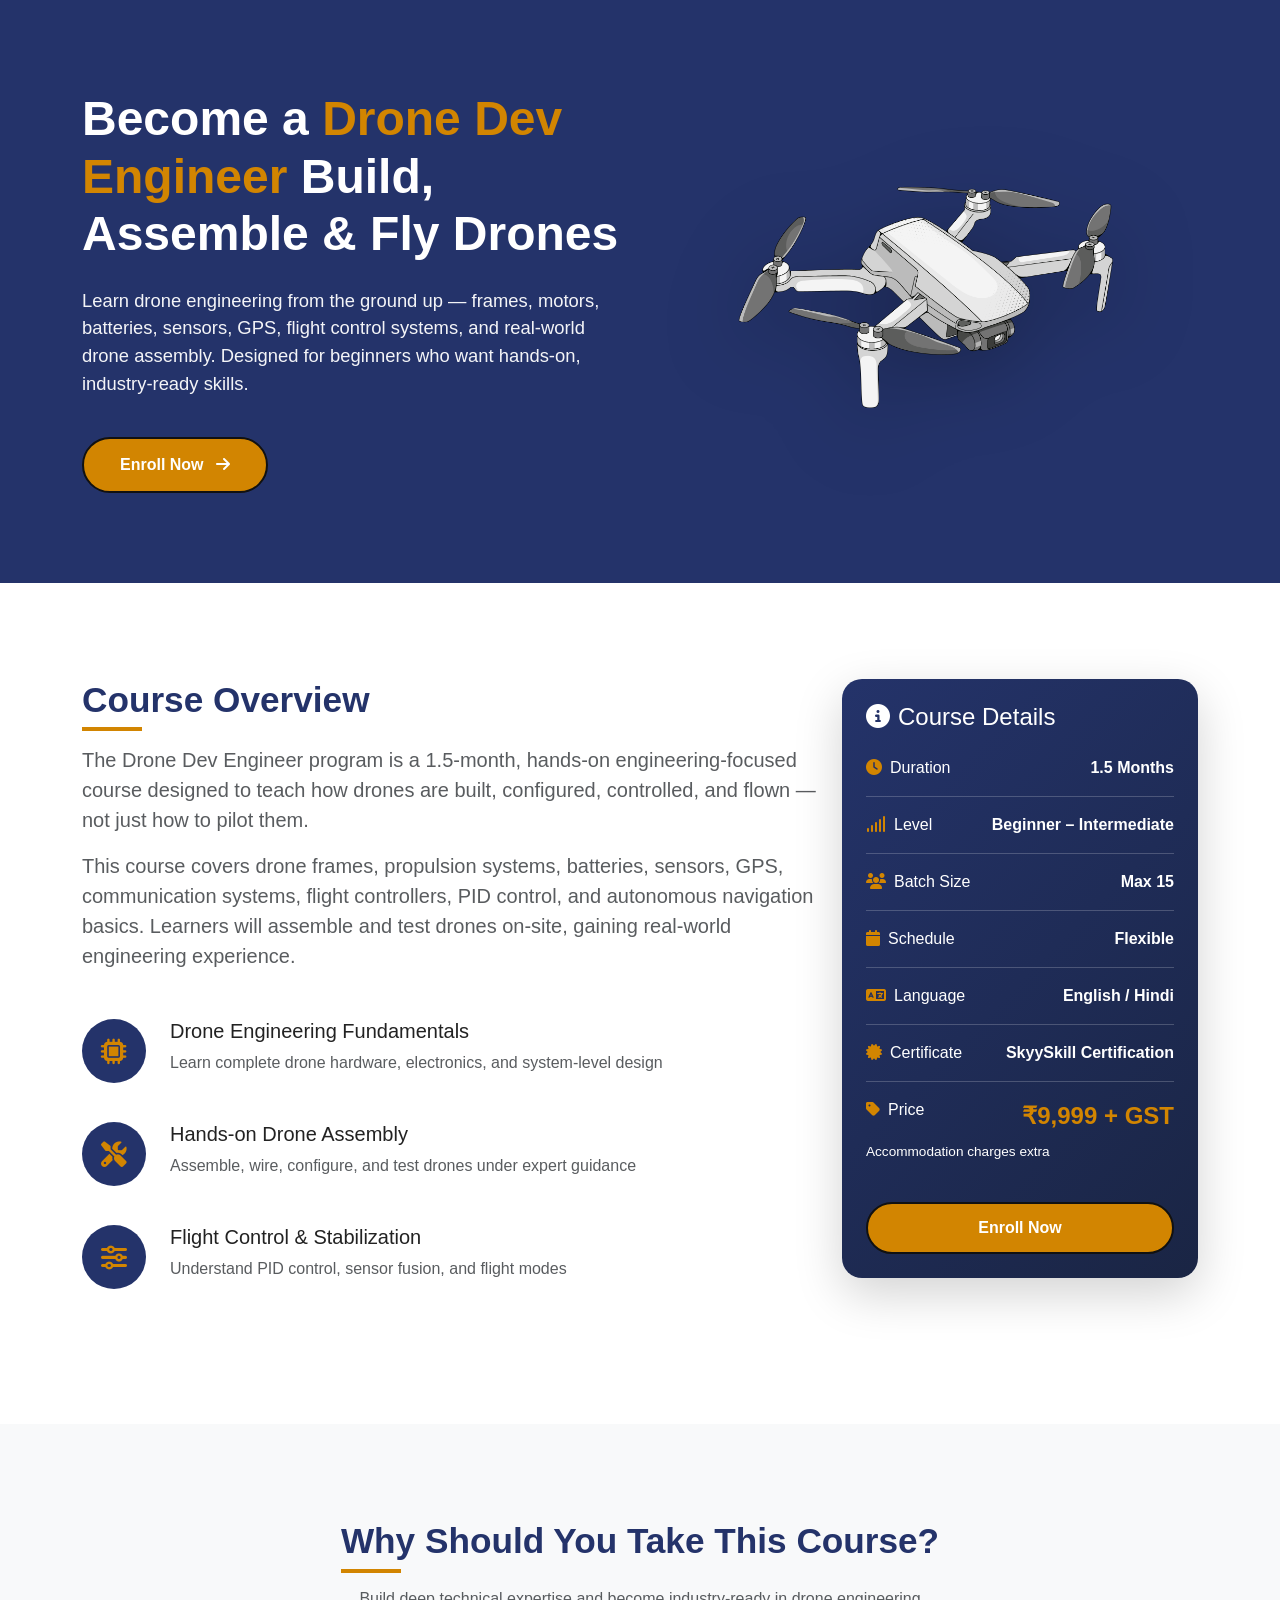
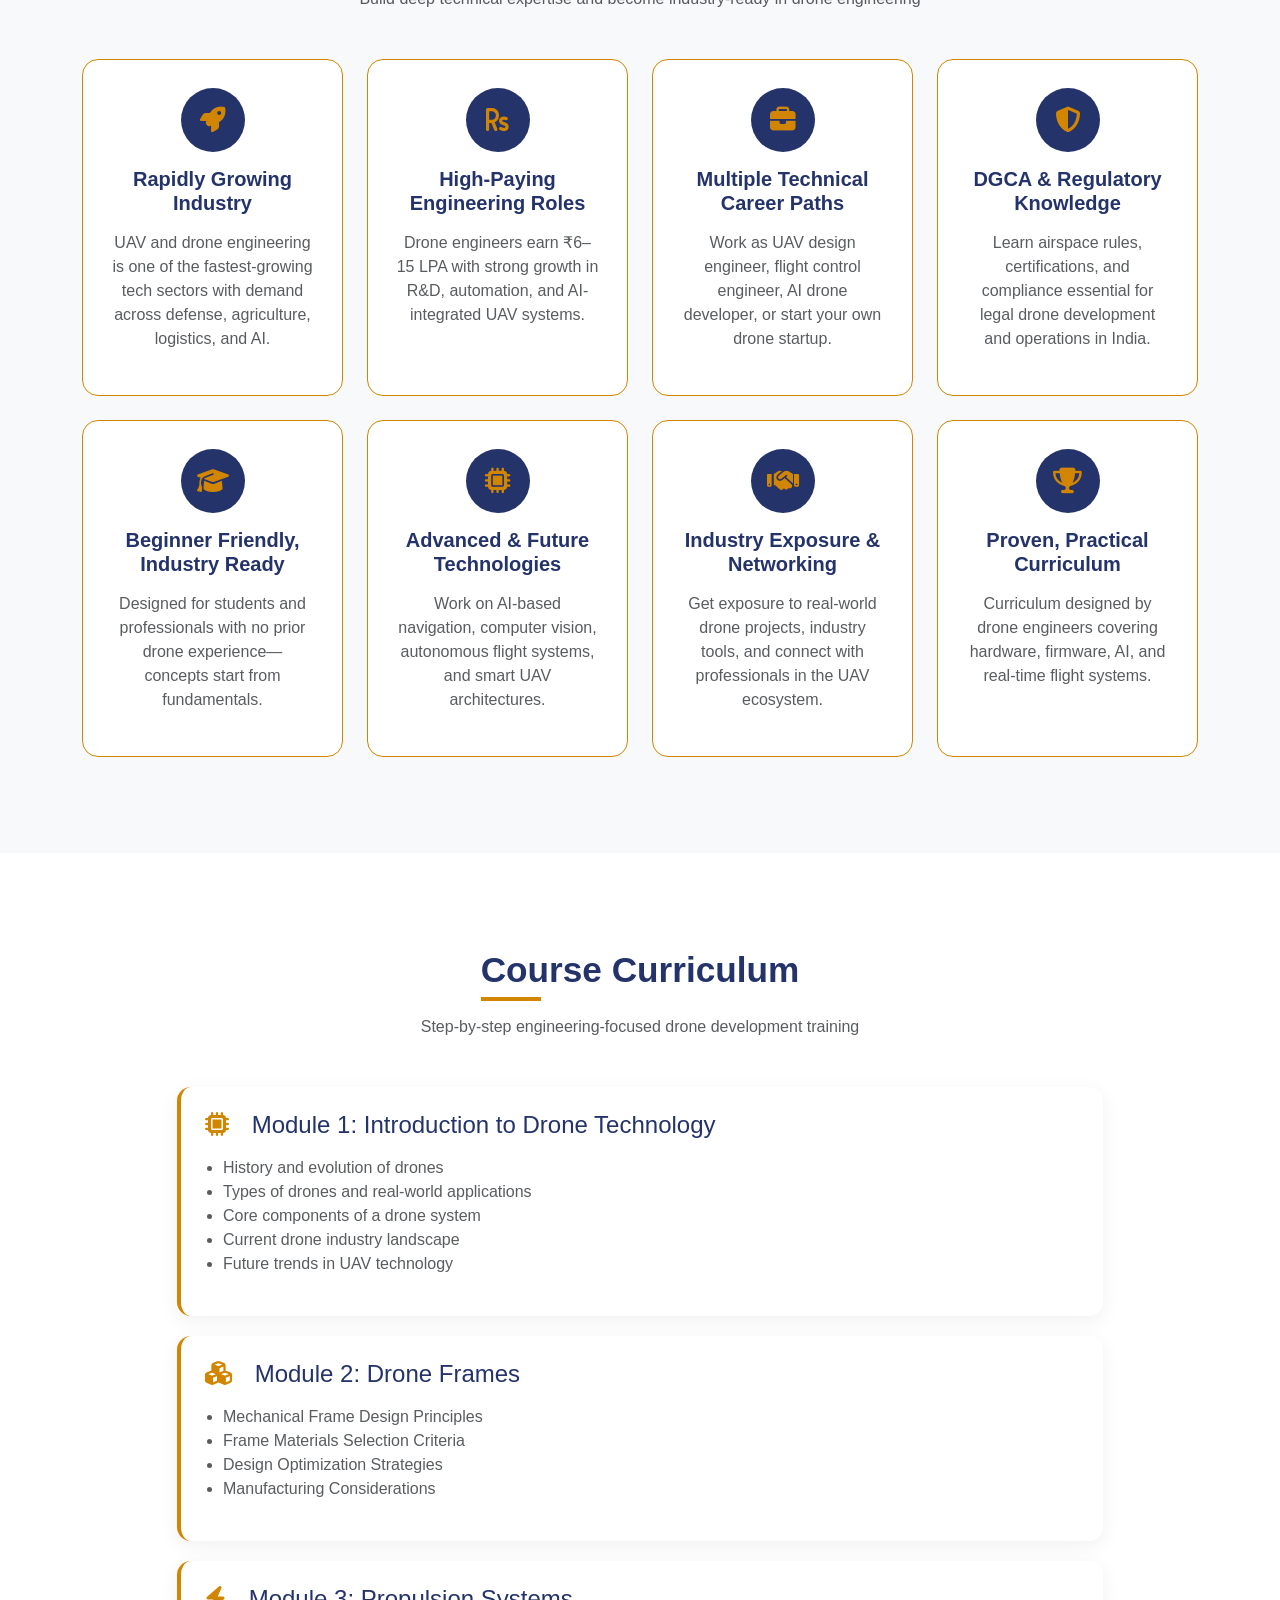
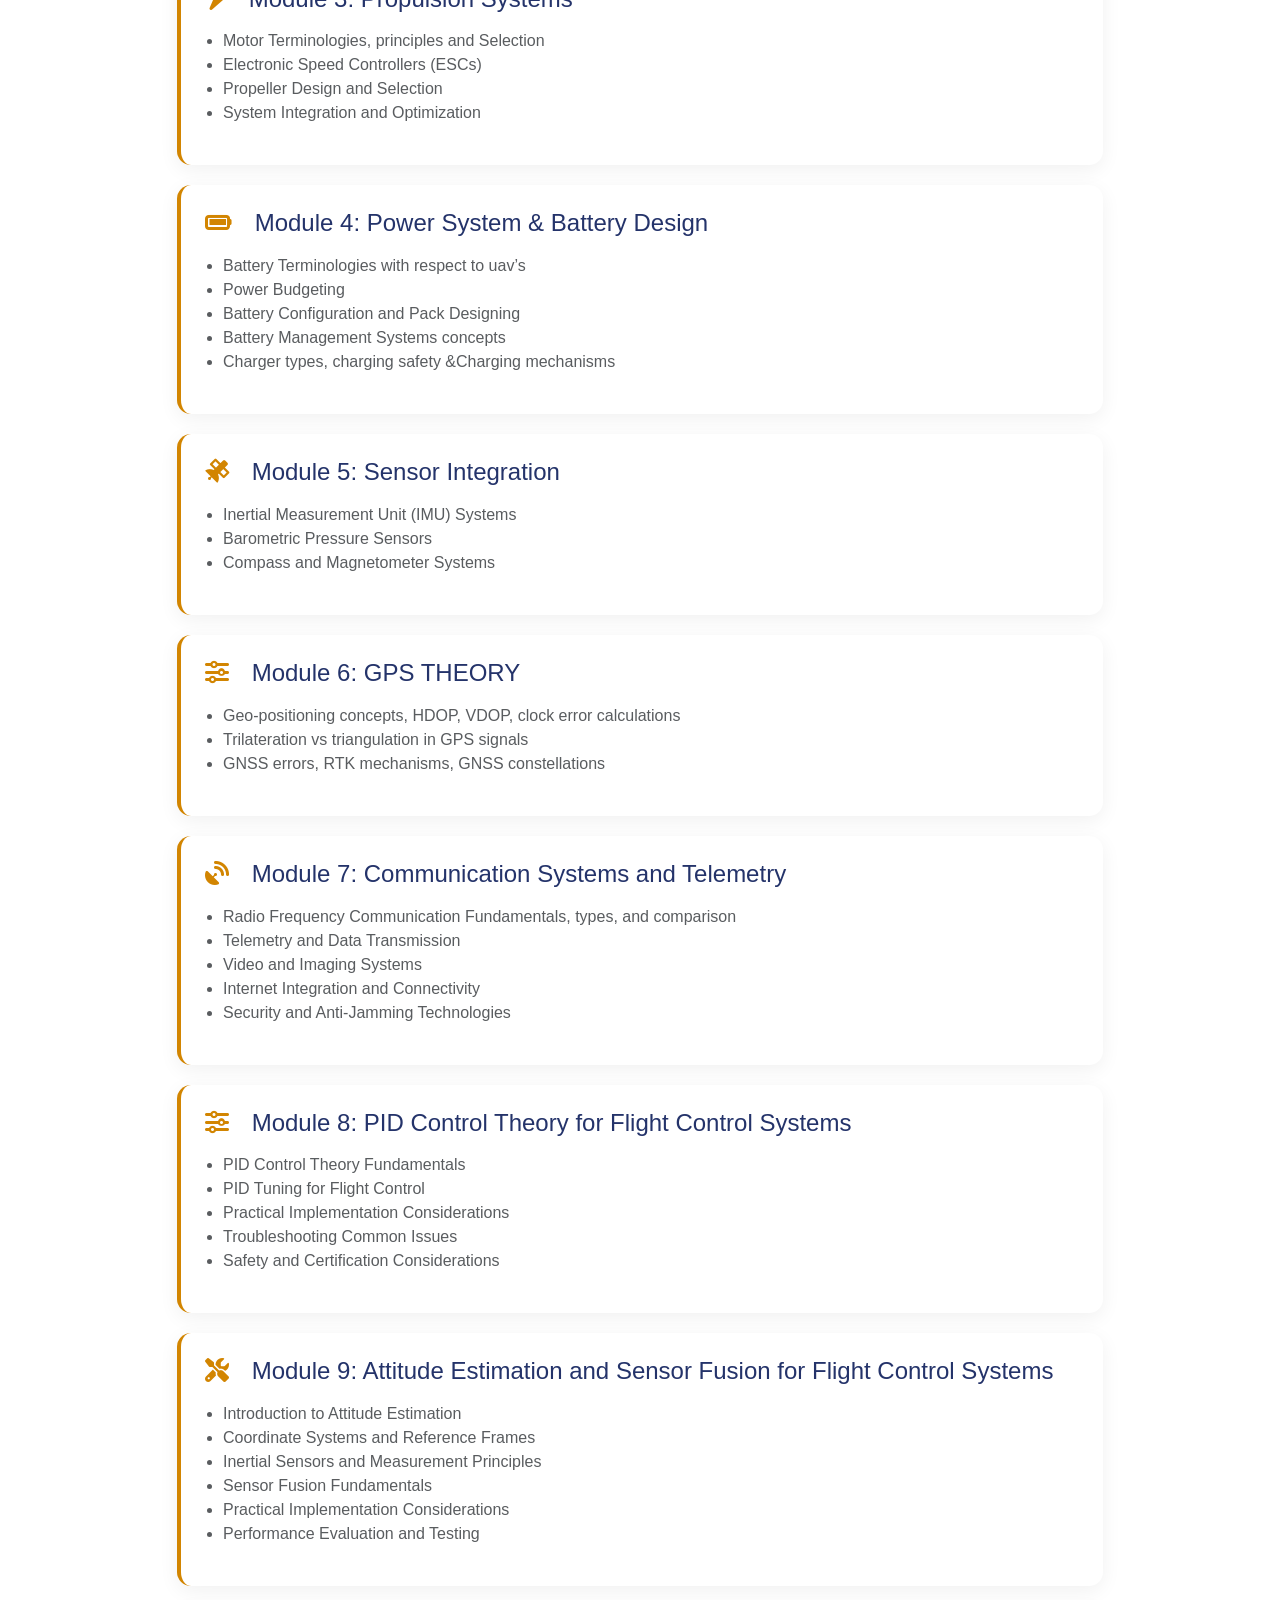
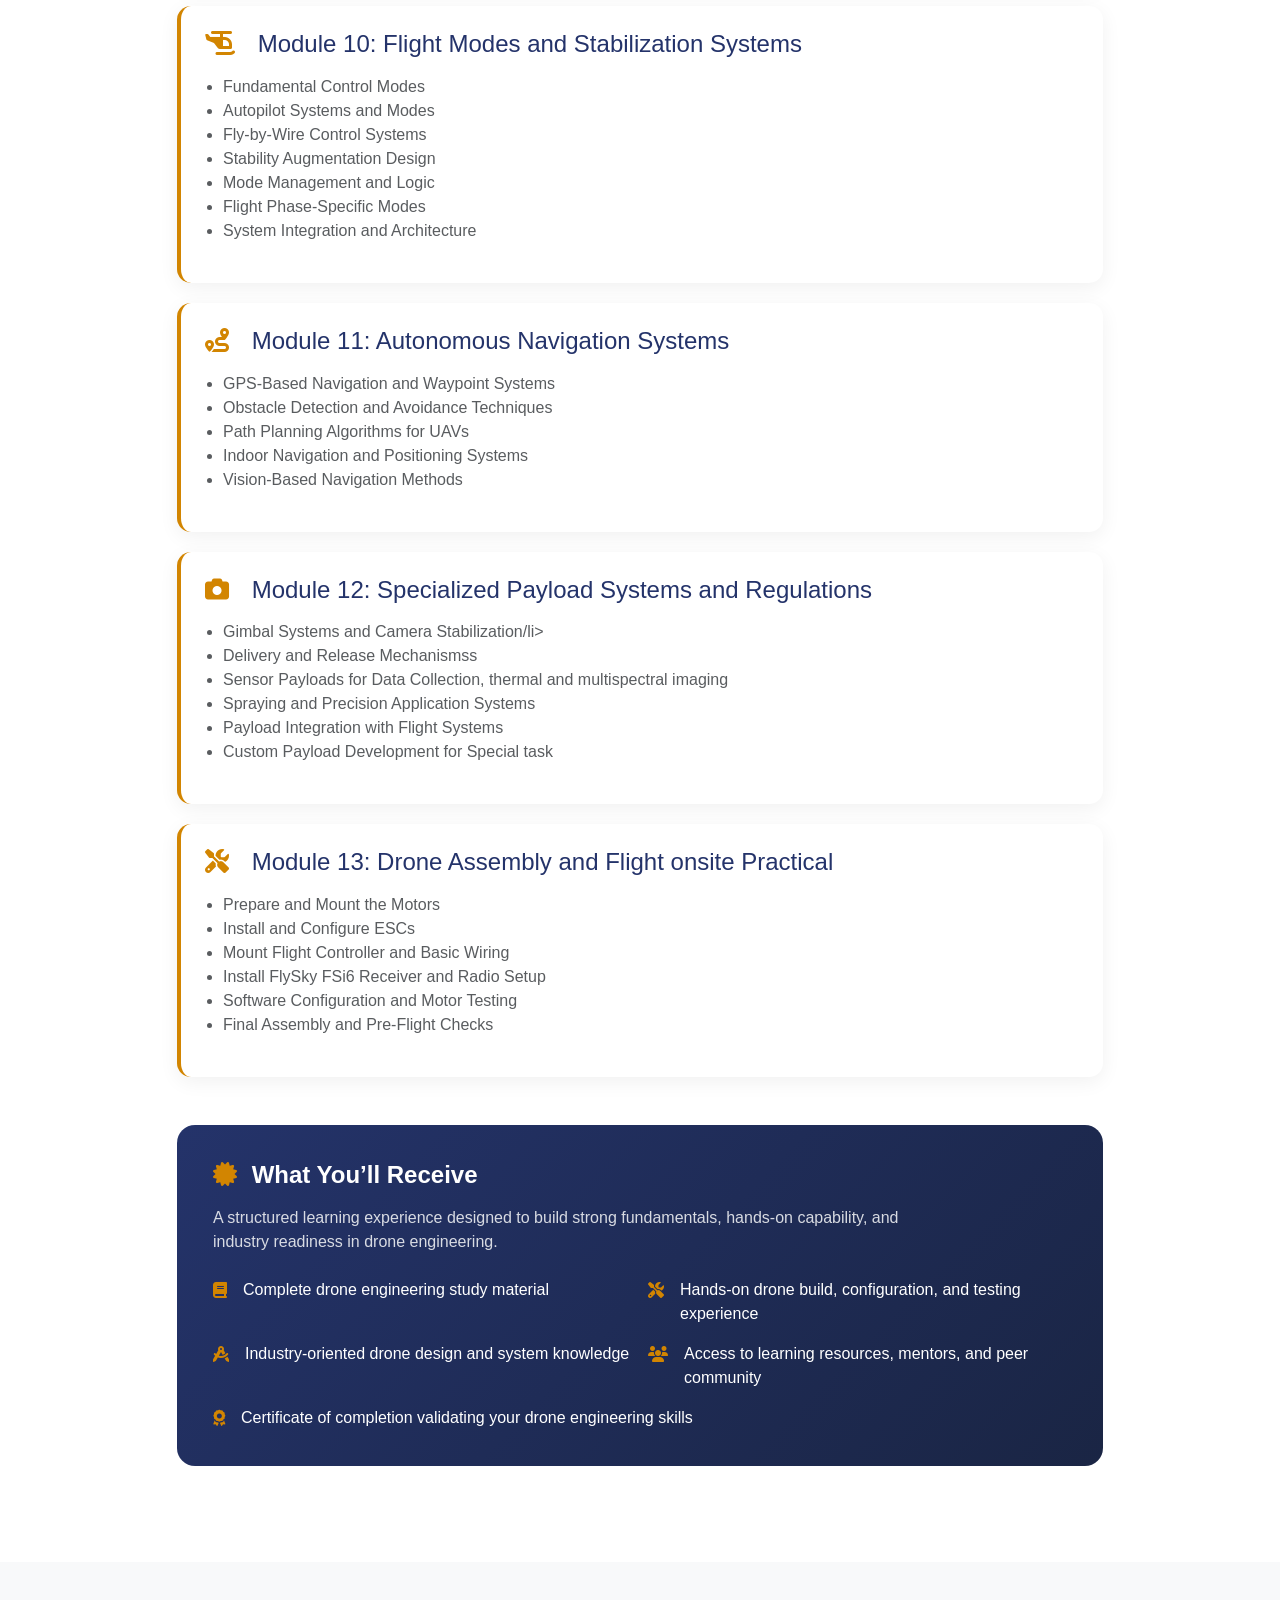
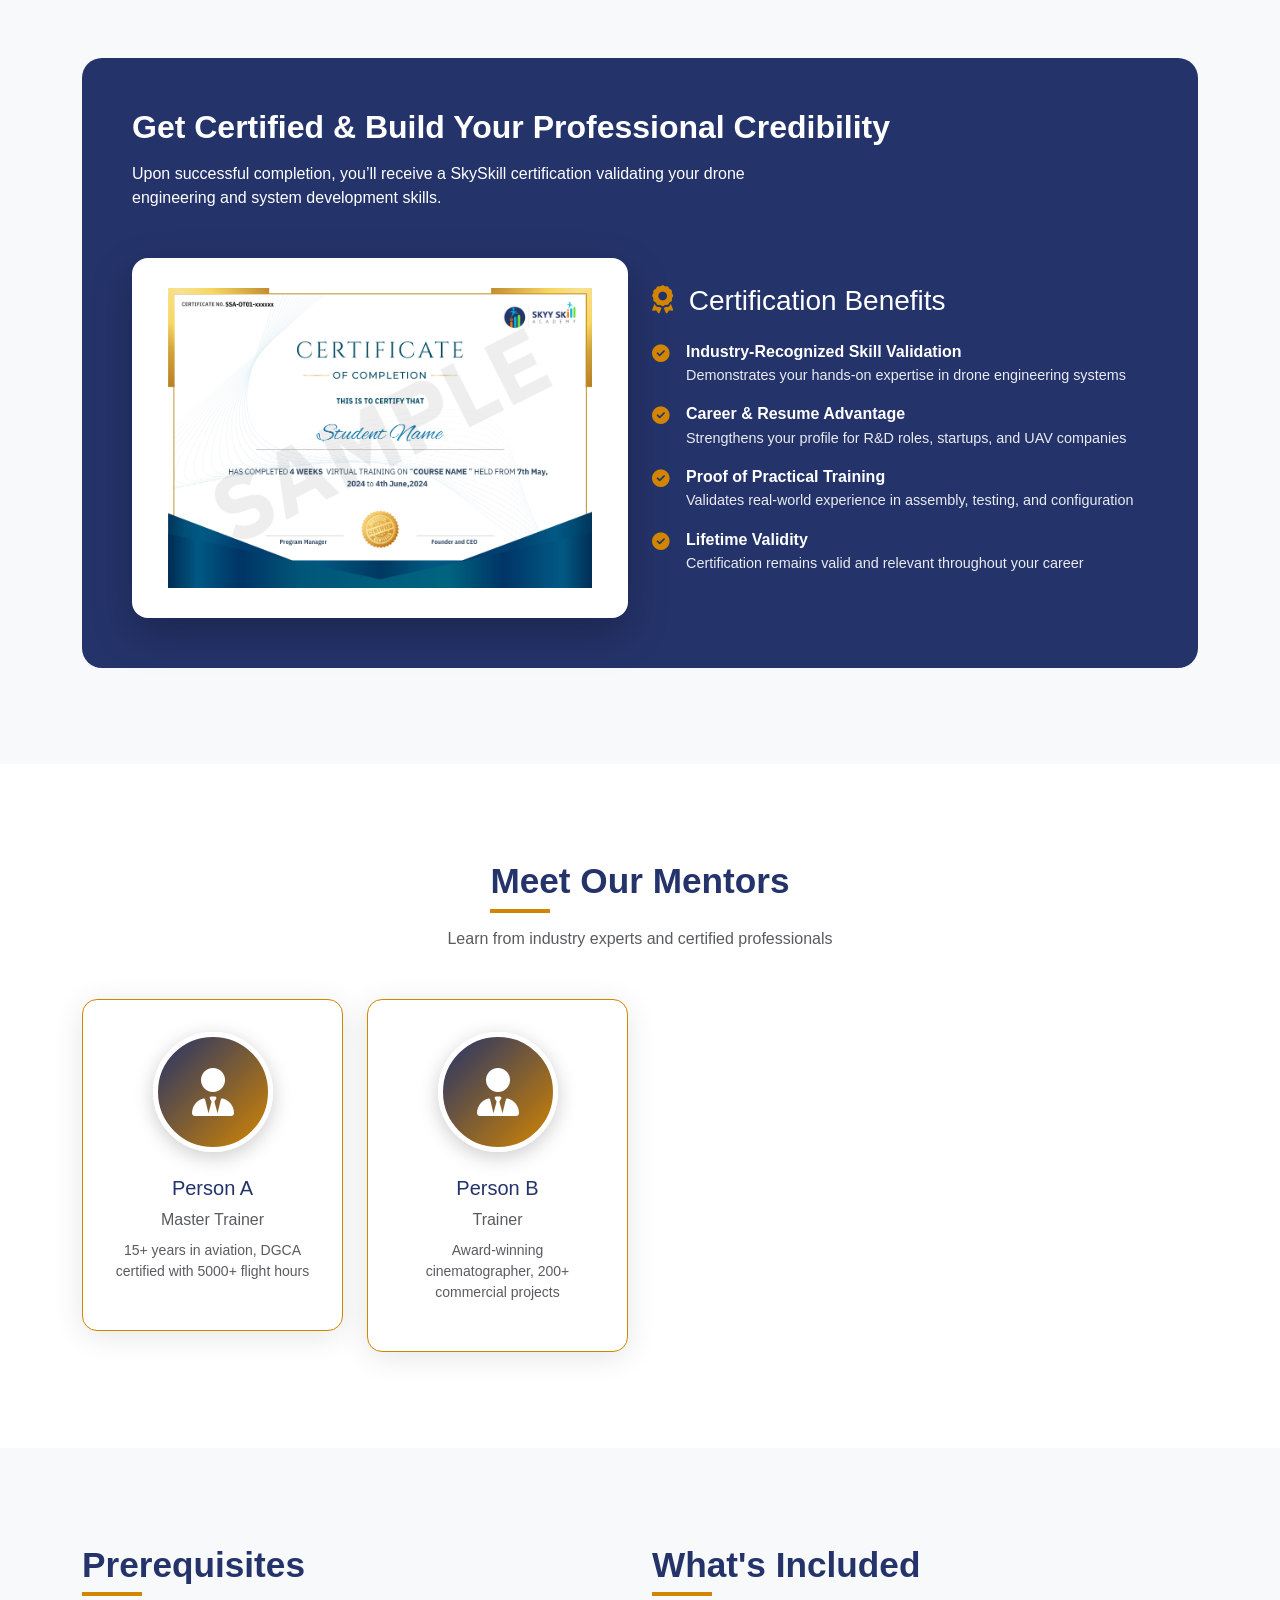
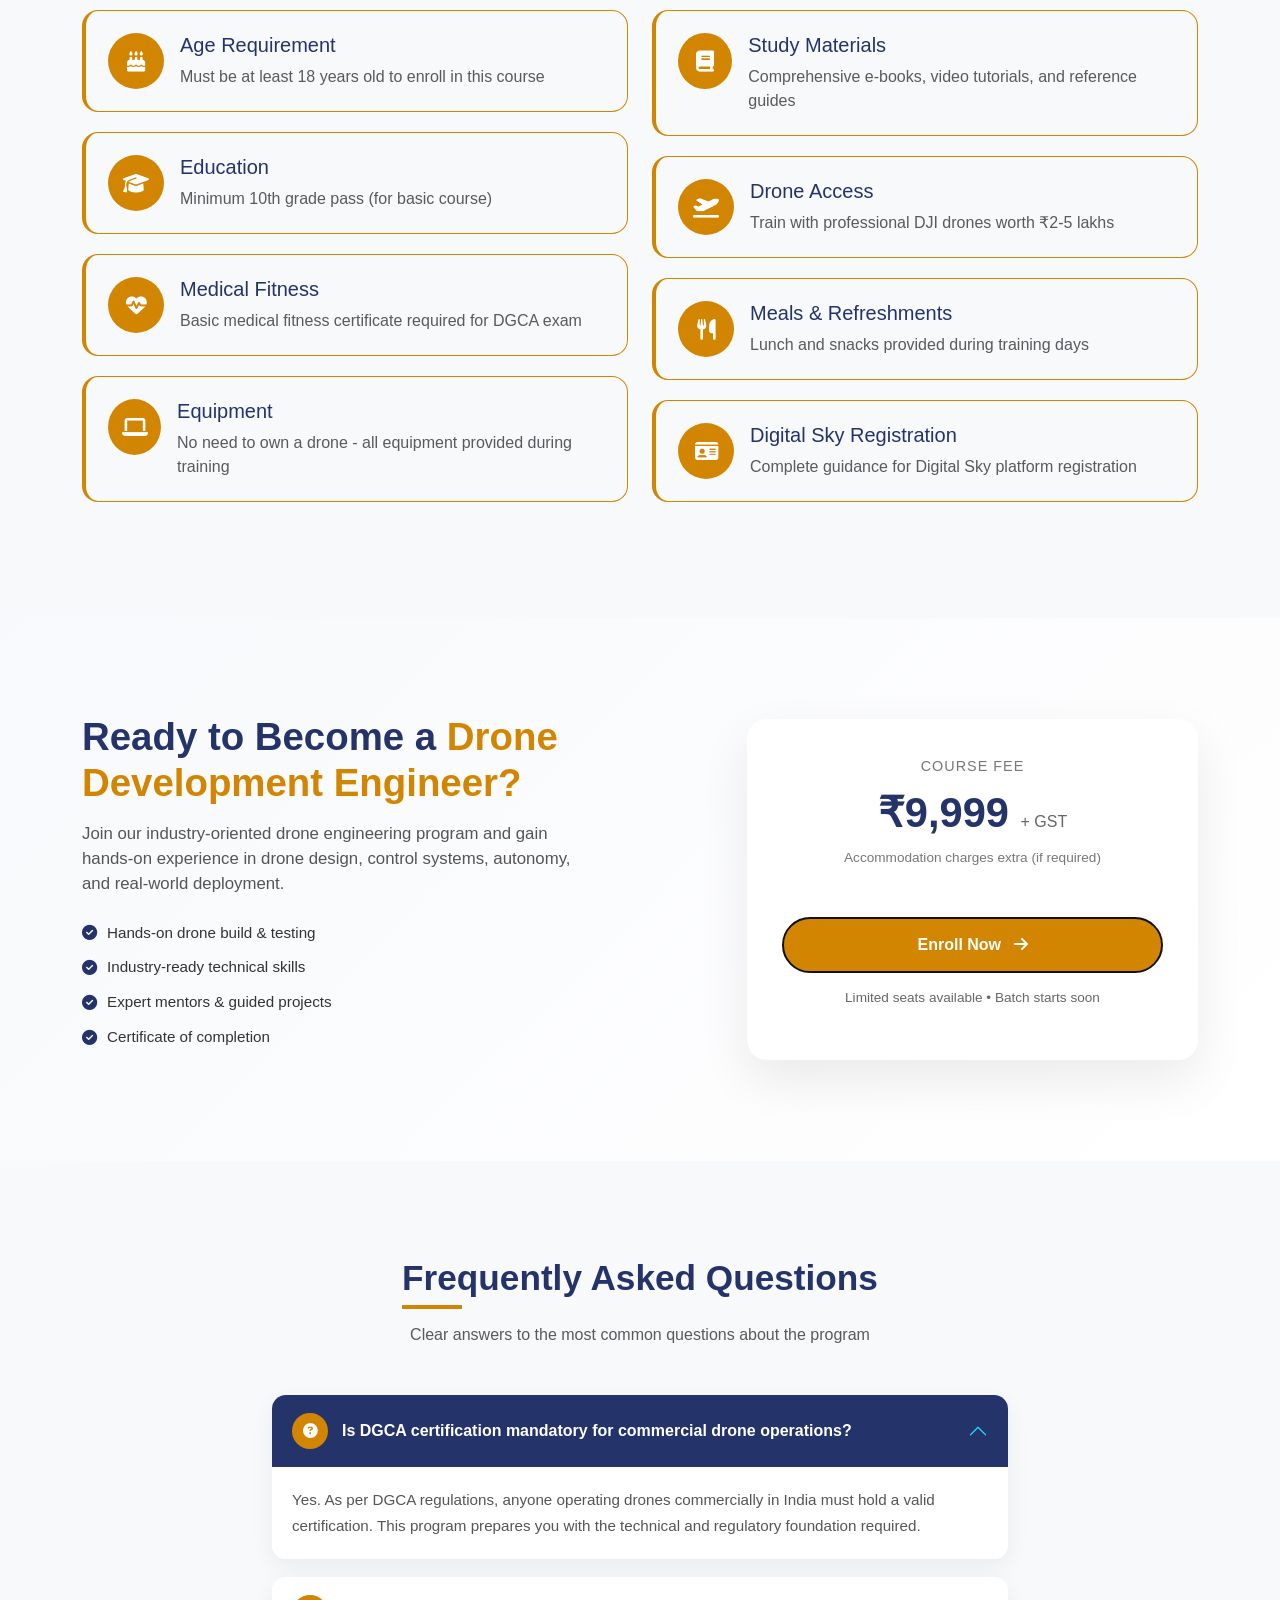
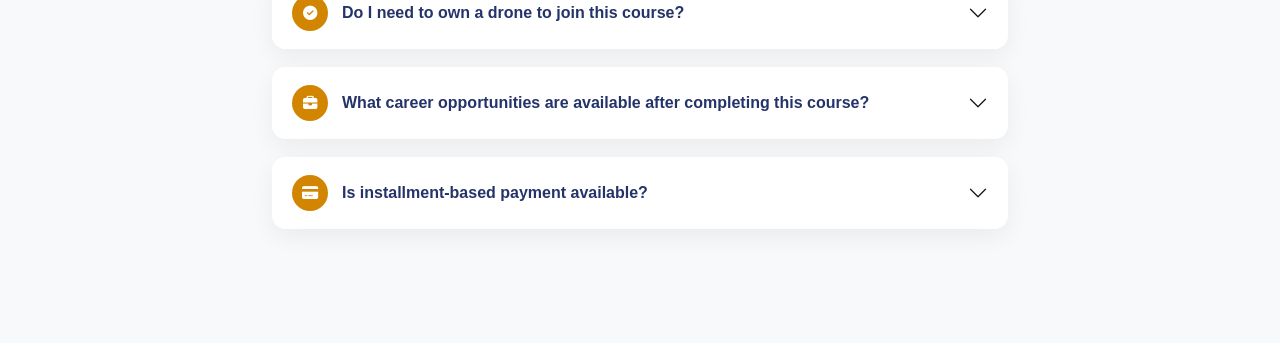
<file: drone-course.html>
<!DOCTYPE html>
<html lang="en">
  <head>
    <meta charset="UTF-8" />
    <meta name="viewport" content="width=device-width, initial-scale=1.0" />
    <title>Drone Dev Enginee | Skyyskill</title>

    <!-- Bootstrap -->
    <link
      href="https://cdn.jsdelivr.net/npm/bootstrap@5.3.2/dist/css/bootstrap.min.css"
      rel="stylesheet"
    />

    <!-- Font Awesome -->
    <link
      href="https://cdnjs.cloudflare.com/ajax/libs/font-awesome/6.5.0/css/all.min.css"
      rel="stylesheet"
    />
    <style>
      /* ================= ROOT & BASE ================= */
      :root {
        --primary: #24336a;
        --secondary: #d28501;
        --dark: #1a1a1a;
      }

      body {
        font-family: sans-serif;
        background: #ffffff;
        color: #222;
      }

      /* ================= HERO ================= */
      .hero {
        background: var(--primary);
        color: #ffffff;
        padding: 90px 0;
      }

      .hero h1 {
        font-size: 3rem;
        font-weight: 700;
      }

      .hero p {
        font-size: 1.15rem;
        opacity: 0.95;
        margin-top: 15px;
      }

      /* ================= BUTTON ================= */
      .btn-primary-custom {
        background: var(--secondary);
        color: #fff;
        border: 2px solid #111;
        padding: 14px 36px;
        border-radius: 50px;
        font-weight: 600;
        transition: 0.3s ease;
      }

      .btn-primary-custom:hover {
        border: 2px solid #111;
        background: #b87400;
        transform: translateY(-2px);
      }

      .hero-image-wrapper {
        display: flex;
        justify-content: center;
        align-items: center;
      }

      .hero-image {
        max-width: 100%;
        height: auto;
        filter: drop-shadow(0 20px 40px rgba(0, 0, 0, 0.25));
      }

      /* ================= STATS ================= */
      .stats-box {
        background: rgba(255, 255, 255, 0.1);
        padding: 20px;
        border-radius: 14px;
        text-align: center;
        min-width: 140px;
      }

      .stats-number {
        font-size: 2.4rem;
        font-weight: 700;
        color: var(--secondary);
      }

      /* ================= SECTION ================= */
      .section-title {
        font-size: 2.2rem;
        font-weight: 900;
        color: var(--primary);
        position: relative;
        display: inline-block;
      }

      .section-title::after {
        content: "";
        width: 60px;
        height: 4px;
        background: var(--secondary);
        position: absolute;
        left: 0;
        bottom: -10px;
      }

      /* ================= FEATURE CARD ================= */
      .feature-card {
        background: #ffffff;
        padding: 28px;
        border-radius: 16px;
        border: 1px solid var(--secondary);
        height: 100%;
        transition: 0.3s ease;
      }

      .feature-card:hover {
        box-shadow: 0 12px 30px rgba(0, 0, 0, 0.08);
        transform: translateY(-5px);
      }

      .feature-icon {
        width: 64px;
        height: 64px;
        background: var(--primary);
        border-radius: 50%;
        display: flex;
        align-items: center;
        justify-content: center;
        color: var(--secondary);
        font-size: 1.6rem;
        margin-bottom: 15px;
      }

      /* ================= COURSE CONTENT ================= */
      .course-content-item {
        background: #ffffff;
        padding: 24px;
        border-radius: 14px;
        border-left: 4px solid var(--secondary);
        box-shadow: 0 5px 20px rgba(0, 0, 0, 0.06);
        margin-bottom: 20px;
      }

      .course-content-item ul {
        padding-left: 18px;
      }

      /* ================= CERTIFICATE ================= */
      .certificate-section {
        background: var(--primary);
        border-radius: 20px;
        padding: 50px;
      }

      .certificate-img {
        background: #ffffff;
        border-radius: 16px;
        height: 360px;
        display: flex;
        align-items: center;
        justify-content: center;
        box-shadow: 0 15px 40px rgba(0, 0, 0, 0.25);
      }

      .certificate-image {
        max-height: 300px;
        object-fit: contain;
      }

      /* ================= CERTIFICATE BENEFITS ALIGNMENT FIX ================= */

      .cert-benefit {
        display: flex;
        align-items: flex-start;
        gap: 14px;
        margin-bottom: 18px;
      }

      .cert-benefit i {
        color: var(--secondary);
        font-size: 1.1rem;
        margin-top: 3px;
        min-width: 20px;
      }

      .cert-text h6 {
        margin: 0;
        font-weight: 600;
      }

      .cert-text p {
        margin: 4px 0 0;
        font-size: 0.9rem;
        opacity: 0.9;
      }

      /* ================= RESPONSIVE ================= */

      @media (max-width: 768px) {
        .certificate-section {
          padding: 30px;
        }

        .certificate-img {
          height: 260px;
        }
      }
      /* ================= MENTORS ================= */
      /* ---- mentor card ---- */
      .mentor-card {
        text-align: center;
        padding: 2rem;
        border: 1px solid var(--secondary);
        background: #fff;
        border-radius: 15px;
        box-shadow: 0 5px 30px rgba(0, 0, 0, 0.1);
        transition: all 0.3s;
      }

      .mentor-card:hover {
        transform: translateY(-10px);
        box-shadow: 0 15px 40px rgba(0, 0, 0, 0.15);
      }

      .mentor-img {
        width: 120px;
        height: 120px;
        background: linear-gradient(135deg, var(--primary), var(--secondary));
        border-radius: 50%;
        margin: 0 auto 1.5rem;
        display: flex;
        align-items: center;
        justify-content: center;
        font-size: 3rem;
        color: #fff;
        border: 5px solid #fff;
        box-shadow: 0 5px 20px rgba(0, 0, 0, 0.2);
      }

      /* ================= ADVANTAGES ================= */
      .advantage-item {
        background: #f8f9fa;
        padding: 22px;
        border-radius: 16px;
        display: flex;
        gap: 16px;
        align-items: flex-start;
        margin-bottom: 20px;
        border: 1px solid var(--secondary);
        border-left: 4px solid var(--secondary);
      }

      .advantage-icon {
        width: 56px;
        height: 56px;
        background: var(--secondary);
        border-radius: 50%;
        color: #fff;
        display: flex;
        align-items: center;
        justify-content: center;
        font-size: 1.3rem;
      }

      /* ================= faq ================= */

      .custom-accordion .accordion-item {
        border: none;
        border-radius: 14px;
        margin-bottom: 18px;
        box-shadow: 0 8px 25px rgba(0, 0, 0, 0.06);
        overflow: hidden;
      }

      .custom-accordion .accordion-button {
        background: #ffffff;
        color: var(--primary);
        font-weight: 600;
        padding: 18px 20px;
        box-shadow: none;
      }

      .custom-accordion .accordion-button:not(.collapsed) {
        background: var(--primary);
        color: #ffffff;
      }

      .custom-accordion .accordion-button::after {
        filter: brightness(0.6);
      }

      .custom-accordion .accordion-button:not(.collapsed)::after {
        filter: brightness(5);
      }

      .custom-accordion .accordion-body {
        font-size: 0.95rem;
        color: #555;
        line-height: 1.7;
        padding: 20px;
        background: #ffffff;
      }

      /* Icon styling */
      .faq-icon {
        width: 36px;
        height: 36px;
        background: var(--secondary);
        color: #fff;
        border-radius: 50%;
        display: inline-flex;
        align-items: center;
        justify-content: center;
        margin-right: 14px;
        font-size: 0.9rem;
      }

      /* ================= RESPONSIVE ================= */
      @media (max-width: 768px) {
        .hero {
          padding: 60px 0;
          text-align: center;
        }

        .hero h1 {
          font-size: 2rem;
        }

        .stats-box {
          width: 100%;
        }

        .certificate-section {
          padding: 30px;
        }

        .certificate-img {
          height: 260px;
          margin-bottom: 30px;
        }
      }

      /* ================= ENROLL SECTION ================= */

      .enroll-section {
        background: linear-gradient(135deg, #f8f9fc, #ffffff);
      }

      .enroll-title {
        font-size: 2.4rem;
        font-weight: 800;
        color: var(--primary);
      }

      .enroll-title span {
        color: var(--secondary);
      }

      .enroll-text {
        font-size: 1.05rem;
        color: #555;
        margin-top: 15px;
        max-width: 520px;
      }

      .enroll-points {
        list-style: none;
        padding: 0;
        margin-top: 25px;
      }

      .enroll-points li {
        font-size: 0.95rem;
        color: #333;
        margin-bottom: 12px;
        display: flex;
        align-items: center;
        gap: 10px;
      }

      .enroll-points i {
        color: var(--primary);
      }

      /* Card */
      .enroll-card {
        background: #ffffff;
        border-radius: 20px;
        padding: 35px;
        box-shadow: 0 20px 50px rgba(0, 0, 0, 0.08);
        text-align: center;
      }

      .price-box {
        margin-bottom: 25px;
      }

      .price-label {
        font-size: 0.9rem;
        color: #777;
        text-transform: uppercase;
        letter-spacing: 1px;
      }

      .price {
        font-size: 2.6rem;
        font-weight: 800;
        color: var(--primary);
        margin: 10px 0;
      }

      .price span {
        font-size: 1rem;
        color: #666;
        font-weight: 500;
      }

      .price-note {
        font-size: 0.85rem;
        color: #777;
      }

      /* Button */
      .btn-enroll {
        background: var(--secondary);
        color: #fff;
        padding: 16px;
        font-size: 1.05rem;
        font-weight: 600;
        border-radius: 50px;
        border: 2px solid var(--dark);
        transition: all 0.3s ease;
      }

      .btn-enroll:hover {
        background: #b87400;
        color: white;
        border: 1px solid black;
        transform: translateY(-2px);
      }

      /* Footer note */
      .enroll-note {
        font-size: 0.85rem;
        color: #666;
        margin-top: 15px;
      }

      /* Responsive */
      @media (max-width: 768px) {
        .enroll-title {
          font-size: 1.9rem;
        }
      }

      /* ===================================== */
      .drone-enroll-modal {
        border-radius: 20px;
        padding: 10px;
      }

      .drone-modal-title {
        font-weight: 900;
        color: var(--primary);
      }

      /* Labels */
      .drone-form-label {
        font-weight: 600;
        font-size: 0.9rem;
      }

      /* Input Group */
      .drone-input-group {
        border-radius: 10px;
        overflow: hidden;
      }

      .drone-input-icon {
        background: var(--primary);
        color: #fff;
        border: none;
        padding: 0 14px;
        display: flex;
        align-items: center;
      }

      /* Inputs */
      .drone-input {
        border-radius: 0 8px 8px 0;
        border: 1px solid #ddd;
      }

      .drone-input:focus {
        border-color: var(--secondary);
        box-shadow: 0 0 0 0.15rem rgba(210, 133, 1, 0.25);
      }

      /* Button */
      .drone-btn-enroll {
        background: var(--secondary);
        color: #fff;
        border-radius: 50px;
        font-weight: 600;
        padding: 14px;
        border: none;
        transition: all 0.3s ease;
      }

      .drone-btn-enroll:hover {
        background: #b87400;
        transform: translateY(-2px);
      }

      /* Responsive */
      @media (max-width: 768px) {
        .drone-enroll-modal {
          padding: 0;
        }
      }
    </style>
  </head>

  <body>
    <!-- Course Detail Page -->
    <div id="coursePage">
      <!-- Course Hero -->
      <section class="hero" id="home">
        <div class="container">
          <div class="row align-items-center g-4">
            <!-- Left Content -->
            <div class="col-lg-6 hero-content">
              <h1 style="font-weight: 800">
                Become a
                <span style="color: var(--secondary)">Drone Dev Engineer</span>
                Build, Assemble & Fly Drones
              </h1>

              <p class="mt-4">
                Learn drone engineering from the ground up — frames, motors,
                batteries, sensors, GPS, flight control systems, and real-world
                drone assembly. Designed for beginners who want hands-on,
                industry-ready skills.
              </p>

              <button
                class="btn btn-primary-custom mt-4"
                data-bs-toggle="modal"
                data-bs-target="#enrollModal"
              >
                Enroll Now <i class="fas fa-arrow-right ms-2"></i>
              </button>
            </div>

            <!-- Right Image -->
            <div class="col-lg-6 text-center">
              <div class="hero-image-wrapper">
                <!-- Add your image URL later -->
                <img
                  src="/dronecard.png"
                  alt="Drone Dev Engineer Training"
                  class="hero-image"
                  width="500"
                />
              </div>
            </div>
          </div>
        </div>
      </section>

      <!-- Course Overview -->
      <section class="py-5" id="overview">
        <div class="container my-5">
          <div class="row g-4">
            <!-- Left Content -->
            <div class="col-lg-8">
              <h2 class="section-title mb-4">Course Overview</h2>

              <p class="lead text-muted">
                The Drone Dev Engineer program is a 1.5-month, hands-on
                engineering-focused course designed to teach how drones are
                built, configured, controlled, and flown — not just how to pilot
                them.
              </p>

              <p class="lead text-muted mt-3">
                This course covers drone frames, propulsion systems, batteries,
                sensors, GPS, communication systems, flight controllers, PID
                control, and autonomous navigation basics. Learners will
                assemble and test drones on-site, gaining real-world engineering
                experience.
              </p>

              <!-- Key Highlights -->
              <div class="mt-5">
                <div class="d-flex gap-4 mb-4">
                  <div class="feature-icon">
                    <i class="fas fa-microchip"></i>
                  </div>
                  <div>
                    <h5>Drone Engineering Fundamentals</h5>
                    <p class="text-muted">
                      Learn complete drone hardware, electronics, and
                      system-level design
                    </p>
                  </div>
                </div>

                <div class="d-flex gap-4 mb-4">
                  <div class="feature-icon">
                    <i class="fas fa-tools"></i>
                  </div>
                  <div>
                    <h5>Hands-on Drone Assembly</h5>
                    <p class="text-muted">
                      Assemble, wire, configure, and test drones under expert
                      guidance
                    </p>
                  </div>
                </div>

                <div class="d-flex gap-4 mb-4">
                  <div class="feature-icon">
                    <i class="fas fa-sliders-h"></i>
                  </div>
                  <div>
                    <h5>Flight Control & Stabilization</h5>
                    <p class="text-muted">
                      Understand PID control, sensor fusion, and flight modes
                    </p>
                  </div>
                </div>
              </div>
            </div>

            <!-- Right Card -->
            <div class="col-lg-4">
              <div
                class="card border-0 shadow-lg"
                style="border-radius: 20px; overflow: hidden"
              >
                <div
                  class="card-body p-4"
                  style="
                    background: linear-gradient(
                      135deg,
                      var(--primary),
                      #1a2544
                    );
                  "
                >
                  <h4 class="text-white mb-4">
                    <i class="fas fa-info-circle me-2"></i>Course Details
                  </h4>

                  <div
                    class="mb-3 pb-3"
                    style="border-bottom: 1px solid rgba(255, 255, 255, 0.2)"
                  >
                    <div class="d-flex justify-content-between text-white">
                      <span
                        ><i
                          class="fas fa-clock me-2"
                          style="color: var(--secondary)"
                        ></i
                        >Duration</span
                      >
                      <strong>1.5 Months</strong>
                    </div>
                  </div>

                  <div
                    class="mb-3 pb-3"
                    style="border-bottom: 1px solid rgba(255, 255, 255, 0.2)"
                  >
                    <div class="d-flex justify-content-between text-white">
                      <span
                        ><i
                          class="fas fa-signal me-2"
                          style="color: var(--secondary)"
                        ></i
                        >Level</span
                      >
                      <strong>Beginner – Intermediate</strong>
                    </div>
                  </div>

                  <div
                    class="mb-3 pb-3"
                    style="border-bottom: 1px solid rgba(255, 255, 255, 0.2)"
                  >
                    <div class="d-flex justify-content-between text-white">
                      <span
                        ><i
                          class="fas fa-users me-2"
                          style="color: var(--secondary)"
                        ></i
                        >Batch Size</span
                      >
                      <strong>Max 15</strong>
                    </div>
                  </div>

                  <div
                    class="mb-3 pb-3"
                    style="border-bottom: 1px solid rgba(255, 255, 255, 0.2)"
                  >
                    <div class="d-flex justify-content-between text-white">
                      <span
                        ><i
                          class="fas fa-calendar me-2"
                          style="color: var(--secondary)"
                        ></i
                        >Schedule</span
                      >
                      <strong>Flexible</strong>
                    </div>
                  </div>

                  <div
                    class="mb-3 pb-3"
                    style="border-bottom: 1px solid rgba(255, 255, 255, 0.2)"
                  >
                    <div class="d-flex justify-content-between text-white">
                      <span
                        ><i
                          class="fas fa-language me-2"
                          style="color: var(--secondary)"
                        ></i
                        >Language</span
                      >
                      <strong>English / Hindi</strong>
                    </div>
                  </div>

                  <div
                    class="mb-3 pb-3"
                    style="border-bottom: 1px solid rgba(255, 255, 255, 0.2)"
                  >
                    <div class="d-flex justify-content-between text-white">
                      <span
                        ><i
                          class="fas fa-certificate me-2"
                          style="color: var(--secondary)"
                        ></i
                        >Certificate</span
                      >
                      <strong>SkyySkill Certification</strong>
                    </div>
                  </div>

                  <div class="d-flex justify-content-between text-white">
                    <span
                      ><i
                        class="fas fa-tag me-2"
                        style="color: var(--secondary)"
                      ></i
                      >Price</span
                    >
                    <strong style="font-size: 1.5rem; color: var(--secondary)"
                      >₹9,999 + GST</strong
                    >
                  </div>

                  <p class="text-white mt-2" style="font-size: 0.85rem">
                    Accommodation charges extra
                  </p>

                  <button
                    class="btn btn-primary-custom w-100 mt-4"
                    data-bs-toggle="modal"
                    data-bs-target="#enrollModal"
                    style="
                      background: var(--secondary);
                      color: #fff;
                      font-weight: 600;
                      padding: 12px;
                    "
                  >
                    Enroll Now
                  </button>
                </div>
              </div>
            </div>
          </div>
        </div>
      </section>

      <!-- Why Take This Course -->
      <section class="py-5 bg-light" id="why-course">
        <div class="container my-5">
          <div class="text-center mb-5">
            <h2 class="section-title">Why Should You Take This Course?</h2>
            <p class="text-muted mt-3">
              Build deep technical expertise and become industry-ready in drone
              engineering
            </p>
          </div>

          <div class="row g-4">
            <!-- Industry Growth -->
            <div class="col-md-6 col-lg-3">
              <div class="feature-card text-center">
                <div class="feature-icon mx-auto">
                  <i class="fas fa-rocket"></i>
                </div>
                <h5 style="color: var(--primary); font-weight: 700">
                  Rapidly Growing Industry
                </h5>
                <p class="text-muted mt-3">
                  UAV and drone engineering is one of the fastest-growing tech
                  sectors with demand across defense, agriculture, logistics,
                  and AI.
                </p>
              </div>
            </div>

            <!-- High Salary -->
            <div class="col-md-6 col-lg-3">
              <div class="feature-card text-center">
                <div class="feature-icon mx-auto">
                  <i class="fas fa-rupee-sign"></i>
                </div>
                <h5 style="color: var(--primary); font-weight: 700">
                  High-Paying Engineering Roles
                </h5>
                <p class="text-muted mt-3">
                  Drone engineers earn ₹6–15 LPA with strong growth in R&D,
                  automation, and AI-integrated UAV systems.
                </p>
              </div>
            </div>

            <!-- Technical Career Paths -->
            <div class="col-md-6 col-lg-3">
              <div class="feature-card text-center">
                <div class="feature-icon mx-auto">
                  <i class="fas fa-briefcase"></i>
                </div>
                <h5 style="color: var(--primary); font-weight: 700">
                  Multiple Technical Career Paths
                </h5>
                <p class="text-muted mt-3">
                  Work as UAV design engineer, flight control engineer, AI drone
                  developer, or start your own drone startup.
                </p>
              </div>
            </div>

            <!-- DGCA & Regulations -->
            <div class="col-md-6 col-lg-3">
              <div class="feature-card text-center">
                <div class="feature-icon mx-auto">
                  <i class="fas fa-shield-alt"></i>
                </div>
                <h5 style="color: var(--primary); font-weight: 700">
                  DGCA & Regulatory Knowledge
                </h5>
                <p class="text-muted mt-3">
                  Learn airspace rules, certifications, and compliance essential
                  for legal drone development and operations in India.
                </p>
              </div>
            </div>

            <!-- No Prior Experience -->
            <div class="col-md-6 col-lg-3">
              <div class="feature-card text-center">
                <div class="feature-icon mx-auto">
                  <i class="fas fa-graduation-cap"></i>
                </div>
                <h5 style="color: var(--primary); font-weight: 700">
                  Beginner Friendly, Industry Ready
                </h5>
                <p class="text-muted mt-3">
                  Designed for students and professionals with no prior drone
                  experience—concepts start from fundamentals.
                </p>
              </div>
            </div>

            <!-- Advanced Tech -->
            <div class="col-md-6 col-lg-3">
              <div class="feature-card text-center">
                <div class="feature-icon mx-auto">
                  <i class="fas fa-microchip"></i>
                </div>
                <h5 style="color: var(--primary); font-weight: 700">
                  Advanced & Future Technologies
                </h5>
                <p class="text-muted mt-3">
                  Work on AI-based navigation, computer vision, autonomous
                  flight systems, and smart UAV architectures.
                </p>
              </div>
            </div>

            <!-- Industry Exposure -->
            <div class="col-md-6 col-lg-3">
              <div class="feature-card text-center">
                <div class="feature-icon mx-auto">
                  <i class="fas fa-handshake"></i>
                </div>
                <h5 style="color: var(--primary); font-weight: 700">
                  Industry Exposure & Networking
                </h5>
                <p class="text-muted mt-3">
                  Get exposure to real-world drone projects, industry tools, and
                  connect with professionals in the UAV ecosystem.
                </p>
              </div>
            </div>

            <!-- Proven Curriculum -->
            <div class="col-md-6 col-lg-3">
              <div class="feature-card text-center">
                <div class="feature-icon mx-auto">
                  <i class="fas fa-trophy"></i>
                </div>
                <h5 style="color: var(--primary); font-weight: 700">
                  Proven, Practical Curriculum
                </h5>
                <p class="text-muted mt-3">
                  Curriculum designed by drone engineers covering hardware,
                  firmware, AI, and real-time flight systems.
                </p>
              </div>
            </div>
          </div>
        </div>
      </section>

      <!-- Course Contents -->
      <section class="py-5" id="curriculum">
        <div class="container my-5">
          <div class="text-center mb-5">
            <h2 class="section-title">Course Curriculum</h2>
            <p class="text-muted mt-3">
              Step-by-step engineering-focused drone development training
            </p>
          </div>

          <div class="row">
            <div class="col-lg-10 mx-auto">
              <!-- Module 1 -->
              <div class="course-content-item">
                <div class="d-flex justify-content-between align-items-center">
                  <div>
                    <h4 style="color: var(--primary)">
                      <i
                        class="fas fa-microchip me-3"
                        style="color: var(--secondary)"
                      ></i>
                      Module 1: Introduction to Drone Technology
                    </h4>
                    <ul class="mt-3 text-muted">
                      <li>History and evolution of drones</li>
                      <li>Types of drones and real-world applications</li>
                      <li>Core components of a drone system</li>
                      <li>Current drone industry landscape</li>
                      <li>Future trends in UAV technology</li>
                    </ul>
                  </div>
                </div>
              </div>

              <!-- Module 2 -->
              <div class="course-content-item">
                <div class="d-flex justify-content-between align-items-center">
                  <div>
                    <h4 style="color: var(--primary)">
                      <i
                        class="fas fa-cubes me-3"
                        style="color: var(--secondary)"
                      ></i>
                      Module 2: Drone Frames
                    </h4>
                    <ul class="mt-3 text-muted">
                      <li>Mechanical Frame Design Principles</li>
                      <li>Frame Materials Selection Criteria</li>
                      <li>Design Optimization Strategies</li>
                      <li>Manufacturing Considerations</li>
                    </ul>
                  </div>
                </div>
              </div>

              <!-- Module 3 -->
              <div class="course-content-item">
                <div class="d-flex justify-content-between align-items-center">
                  <div>
                    <h4 style="color: var(--primary)">
                      <i
                        class="fas fa-bolt me-3"
                        style="color: var(--secondary)"
                      ></i>
                      Module 3: Propulsion Systems
                    </h4>
                    <ul class="mt-3 text-muted">
                      <li>Motor Terminologies, principles and Selection</li>
                      <li>Electronic Speed Controllers (ESCs)</li>
                      <li>Propeller Design and Selection</li>
                      <li>System Integration and Optimization</li>
                    </ul>
                  </div>
                </div>
              </div>

              <!-- Module 4 -->
              <div class="course-content-item">
                <div class="d-flex justify-content-between align-items-center">
                  <div>
                    <h4 style="color: var(--primary)">
                      <i
                        class="fas fa-battery-full me-3"
                        style="color: var(--secondary)"
                      ></i>
                      Module 4: Power System & Battery Design
                    </h4>
                    <ul class="mt-3 text-muted">
                      <li>Battery Terminologies with respect to uav’s</li>
                      <li>Power Budgeting</li>
                      <li>Battery Configuration and Pack Designing</li>
                      <li>Battery Management Systems concepts</li>
                      <li>
                        Charger types, charging safety &Charging mechanisms
                      </li>
                    </ul>
                  </div>
                </div>
              </div>

              <!-- Module 5 -->
              <div class="course-content-item">
                <div class="d-flex justify-content-between align-items-center">
                  <div>
                    <h4 style="color: var(--primary)">
                      <i
                        class="fas fa-satellite me-3"
                        style="color: var(--secondary)"
                      ></i>
                      Module 5: Sensor Integration
                    </h4>
                    <ul class="mt-3 text-muted">
                      <li>Inertial Measurement Unit (IMU) Systems</li>
                      <li>Barometric Pressure Sensors</li>
                      <li>Compass and Magnetometer Systems</li>
                    </ul>
                  </div>
                </div>
              </div>

              <!-- Module 6 -->
              <div class="course-content-item">
                <div class="d-flex justify-content-between align-items-center">
                  <div>
                    <h4 style="color: var(--primary)">
                      <i
                        class="fas fa-sliders-h me-3"
                        style="color: var(--secondary)"
                      ></i>
                      Module 6: GPS THEORY
                    </h4>
                    <ul class="mt-3 text-muted">
                      <li>
                        Geo-positioning concepts, HDOP, VDOP, clock error
                        calculations
                      </li>
                      <li>Trilateration vs triangulation in GPS signals</li>
                      <li>GNSS errors, RTK mechanisms, GNSS constellations</li>
                    </ul>
                  </div>
                </div>
              </div>

              <!-- Module 7 -->
              <div class="course-content-item">
                <div class="d-flex justify-content-between align-items-center">
                  <div>
                    <h4 style="color: var(--primary)">
                      <i
                        class="fas fa-satellite-dish me-3"
                        style="color: var(--secondary)"
                      ></i>
                      Module 7: Communication Systems and Telemetry
                    </h4>
                    <ul class="mt-3 text-muted">
                      <li>
                        Radio Frequency Communication Fundamentals, types, and
                        comparison
                      </li>
                      <li>Telemetry and Data Transmission</li>
                      <li>Video and Imaging Systems</li>
                      <li>Internet Integration and Connectivity</li>
                      <li>Security and Anti-Jamming Technologies</li>
                    </ul>
                  </div>
                </div>
              </div>

              <!-- Module 8 -->
              <div class="course-content-item">
                <div class="d-flex justify-content-between align-items-center">
                  <div>
                    <h4 style="color: var(--primary)">
                      <i
                        class="fas fa-sliders-h me-3"
                        style="color: var(--secondary)"
                      ></i>
                      Module 8: PID Control Theory for Flight Control Systems
                    </h4>
                    <ul class="mt-3 text-muted">
                      <li>PID Control Theory Fundamentals</li>
                      <li>PID Tuning for Flight Control</li>
                      <li>Practical Implementation Considerations</li>
                      <li>Troubleshooting Common Issues</li>
                      <li>Safety and Certification Considerations</li>
                    </ul>
                  </div>
                </div>
              </div>

              <!-- Module 9 -->
              <div class="course-content-item">
                <div class="d-flex justify-content-between align-items-center">
                  <div>
                    <h4 style="color: var(--primary)">
                      <i
                        class="fas fa-tools me-3"
                        style="color: var(--secondary)"
                      ></i>
                      Module 9: Attitude Estimation and Sensor Fusion for Flight
                      Control Systems
                    </h4>
                    <ul class="mt-3 text-muted">
                      <li>Introduction to Attitude Estimation</li>
                      <li>Coordinate Systems and Reference Frames</li>
                      <li>Inertial Sensors and Measurement Principles</li>
                      <li>Sensor Fusion Fundamentals</li>
                      <li>Practical Implementation Considerations</li>
                      <li>Performance Evaluation and Testing</li>
                    </ul>
                  </div>
                </div>
              </div>

              <!-- Module 10 -->
              <div class="course-content-item">
                <div class="d-flex justify-content-between align-items-center">
                  <div>
                    <h4 style="color: var(--primary)">
                      <i
                        class="fas fa-helicopter me-3"
                        style="color: var(--secondary)"
                      ></i>
                      Module 10: Flight Modes and Stabilization Systems
                    </h4>
                    <ul class="mt-3 text-muted">
                      <li>Fundamental Control Modes</li>
                      <li>Autopilot Systems and Modes</li>
                      <li>Fly-by-Wire Control Systems</li>
                      <li>Stability Augmentation Design</li>
                      <li>Mode Management and Logic</li>
                      <li>Flight Phase-Specific Modes</li>
                      <li>System Integration and Architecture</li>
                    </ul>
                  </div>
                </div>
              </div>

              <!-- Module 11 -->
              <div class="course-content-item">
                <div class="d-flex justify-content-between align-items-center">
                  <div>
                    <h4 style="color: var(--primary)">
                      <i
                        class="fas fa-route me-3"
                        style="color: var(--secondary)"
                      ></i>
                      Module 11: Autonomous Navigation Systems
                    </h4>
                    <ul class="mt-3 text-muted">
                      <li>GPS-Based Navigation and Waypoint Systems</li>
                      <li>Obstacle Detection and Avoidance Techniques</li>
                      <li>Path Planning Algorithms for UAVs</li>
                      <li>Indoor Navigation and Positioning Systems</li>
                      <li>Vision-Based Navigation Methods</li>
                    </ul>
                  </div>
                </div>
              </div>

              <!-- Module 12 -->
              <div class="course-content-item">
                <div class="d-flex justify-content-between align-items-center">
                  <div>
                    <h4 style="color: var(--primary)">
                      <i
                        class="fas fa-camera me-3"
                        style="color: var(--secondary)"
                      ></i>
                      Module 12: Specialized Payload Systems and Regulations
                    </h4>
                    <ul class="mt-3 text-muted">
                      <li>Gimbal Systems and Camera Stabilization/li></li>
                      <li>Delivery and Release Mechanismss</li>
                      <li>
                        Sensor Payloads for Data Collection, thermal and
                        multispectral imaging
                      </li>
                      <li>Spraying and Precision Application Systems</li>
                      <li>Payload Integration with Flight Systems</li>
                      <li>Custom Payload Development for Special task</li>
                    </ul>
                  </div>
                </div>
              </div>

              <!-- Module 13 -->
              <div class="course-content-item">
                <div class="d-flex justify-content-between align-items-center">
                  <div>
                    <h4 style="color: var(--primary)">
                      <i
                        class="fas fa-tools me-3"
                        style="color: var(--secondary)"
                      ></i>
                      Module 13: Drone Assembly and Flight onsite Practical
                    </h4>
                    <ul class="mt-3 text-muted">
                      <li>Prepare and Mount the Motors</li>
                      <li>Install and Configure ESCs</li>
                      <li>Mount Flight Controller and Basic Wiring</li>
                      <li>Install FlySky FSi6 Receiver and Radio Setup</li>
                      <li>Software Configuration and Motor Testing</li>
                      <li>Final Assembly and Pre-Flight Checks</li>
                    </ul>
                  </div>
                </div>
              </div>

              <!-- What You'll Receive -->
              <div
                class="mt-5"
                style="
                  background: linear-gradient(135deg, var(--primary), #1a2544);
                  color: #ffffff;
                  border-radius: 18px;
                  padding: 36px;
                "
              >
                <h4 class="mb-3" style="font-weight: 700">
                  <i
                    class="fas fa-certificate me-2"
                    style="color: var(--secondary)"
                  ></i>
                  What You’ll Receive
                </h4>

                <p
                  class="text-light mb-4"
                  style="opacity: 0.85; max-width: 720px"
                >
                  A structured learning experience designed to build strong
                  fundamentals, hands-on capability, and industry readiness in
                  drone engineering.
                </p>

                <div class="row g-3">
                  <div class="col-md-6">
                    <div class="d-flex align-items-start gap-3">
                      <i
                        class="fas fa-book mt-1"
                        style="color: var(--secondary)"
                      ></i>
                      <span>Complete drone engineering study material</span>
                    </div>
                  </div>

                  <div class="col-md-6">
                    <div class="d-flex align-items-start gap-3">
                      <i
                        class="fas fa-tools mt-1"
                        style="color: var(--secondary)"
                      ></i>
                      <span
                        >Hands-on drone build, configuration, and testing
                        experience</span
                      >
                    </div>
                  </div>

                  <div class="col-md-6">
                    <div class="d-flex align-items-start gap-3">
                      <i
                        class="fas fa-drafting-compass mt-1"
                        style="color: var(--secondary)"
                      ></i>
                      <span
                        >Industry-oriented drone design and system
                        knowledge</span
                      >
                    </div>
                  </div>

                  <div class="col-md-6">
                    <div class="d-flex align-items-start gap-3">
                      <i
                        class="fas fa-users mt-1"
                        style="color: var(--secondary)"
                      ></i>
                      <span
                        >Access to learning resources, mentors, and peer
                        community</span
                      >
                    </div>
                  </div>

                  <div class="col-md-12">
                    <div class="d-flex align-items-start gap-3">
                      <i
                        class="fas fa-award mt-1"
                        style="color: var(--secondary)"
                      ></i>
                      <span
                        >Certificate of completion validating your drone
                        engineering skills</span
                      >
                    </div>
                  </div>
                </div>
              </div>
            </div>
          </div>
        </div>
      </section>

      <!-- Certificate -->
      <section class="py-5 bg-light" id="certificate">
        <div class="container my-5">
          <div class="certificate-section">
            <h2 class="text-white mb-3" style="font-weight: 900">
              Get Certified & Build Your Professional Credibility
            </h2>

            <p class="text-white mb-4" style="max-width: 700px">
              Upon successful completion, you’ll receive a SkySkill
              certification validating your drone engineering and system
              development skills.
            </p>

            <div class="row align-items-center mt-5">
              <!-- LEFT: Certificate Image -->
              <div class="col-lg-6 mb-4 mb-lg-0">
                <div class="certificate-img">
                  <!-- Replace src with your certificate image URL -->
                  <img
                    src="/certificate.png"
                    alt="SkySkill Drone Engineering Certificate"
                    class="img-fluid certificate-image"
                  />
                </div>
              </div>

              <!-- RIGHT: Certificate Benefits -->
              <div class="col-lg-6">
                <div class="text-white">
                  <h3 class="mb-4">
                    <i
                      class="fas fa-award me-2"
                      style="color: var(--secondary)"
                    ></i>
                    Certification Benefits
                  </h3>

                  <div class="cert-benefit">
                    <i class="fas fa-check-circle"></i>
                    <div class="cert-text">
                      <h6>Industry-Recognized Skill Validation</h6>
                      <p>
                        Demonstrates your hands-on expertise in drone
                        engineering systems
                      </p>
                    </div>
                  </div>

                  <div class="cert-benefit">
                    <i class="fas fa-check-circle"></i>
                    <div class="cert-text">
                      <h6>Career & Resume Advantage</h6>
                      <p>
                        Strengthens your profile for R&D roles, startups, and
                        UAV companies
                      </p>
                    </div>
                  </div>

                  <div class="cert-benefit">
                    <i class="fas fa-check-circle"></i>
                    <div class="cert-text">
                      <h6>Proof of Practical Training</h6>
                      <p>
                        Validates real-world experience in assembly, testing,
                        and configuration
                      </p>
                    </div>
                  </div>

                  <div class="cert-benefit">
                    <i class="fas fa-check-circle"></i>
                    <div class="cert-text">
                      <h6>Lifetime Validity</h6>
                      <p>
                        Certification remains valid and relevant throughout your
                        career
                      </p>
                    </div>
                  </div>
                </div>
              </div>
            </div>
          </div>
        </div>
      </section>

      <!-- Mentors -->
      <section class="py-5" id="mentors">
        <div class="container my-5">
          <div class="text-center mb-5">
            <h2 class="section-title">Meet Our Mentors</h2>
            <p class="text-muted mt-3">
              Learn from industry experts and certified professionals
            </p>
          </div>
          <div class="row g-4">
            <div class="col-md-3">
              <div class="mentor-card">
                <div class="mentor-img">
                  <i class="fas fa-user-tie"></i>
                </div>
                <h5 style="color: var(--primary)">Person A</h5>
                <p class="text-muted mb-2">Master Trainer</p>
                <p class="small text-muted">
                  15+ years in aviation, DGCA certified with 5000+ flight hours
                </p>
              </div>
            </div>
            <div class="col-md-3">
              <div class="mentor-card">
                <div class="mentor-img">
                  <i class="fas fa-user-tie"></i>
                </div>
                <h5 style="color: var(--primary)">Person B</h5>
                <p class="text-muted mb-2">Trainer</p>
                <p class="small text-muted">
                  Award-winning cinematographer, 200+ commercial projects
                </p>
              </div>
            </div>
            <!-- <div class="col-md-3">
                        <div class="mentor-card">
                            <div class="mentor-img">
                                <i class="fas fa-user-tie"></i>
                            </div>
                            <h5 style="color: var(--primary);">Amit Patel</h5>
                            <p class="text-muted mb-2">Technical Specialist</h5>
                            <p class="small text-muted">Drone tech engineer, ex-DRDO, 10+ years experience</p>
                        </div>
                    </div> -->
            <!-- <div class="col-md-3">
                        <div class="mentor-card">
                            <div class="mentor-img">
                                <i class="fas fa-user-tie"></i>
                            </div>
                            <h5 style="color: var(--primary);">Sneha Reddy</h5>
                            <p class="text-muted mb-2">Survey & Mapping Lead</p>
                            <p class="small text-muted">GIS expert, completed 100+ mapping projects nationwide</p>
                        </div>
                    </div> -->
          </div>
        </div>
      </section>

      <!-- Prerequisites -->
      <section class="py-5 bg-light">
        <div class="container my-5">
          <div class="row">
            <div class="col-lg-6">
              <h2 class="section-title mb-4">Prerequisites</h2>
              <div class="advantage-item">
                <div class="advantage-icon">
                  <i class="fas fa-birthday-cake"></i>
                </div>
                <div>
                  <h5 style="color: var(--primary)">Age Requirement</h5>
                  <p class="text-muted mb-0">
                    Must be at least 18 years old to enroll in this course
                  </p>
                </div>
              </div>
              <div class="advantage-item">
                <div class="advantage-icon">
                  <i class="fas fa-graduation-cap"></i>
                </div>
                <div>
                  <h5 style="color: var(--primary)">Education</h5>
                  <p class="text-muted mb-0">
                    Minimum 10th grade pass (for basic course)
                  </p>
                </div>
              </div>
              <div class="advantage-item">
                <div class="advantage-icon">
                  <i class="fas fa-heartbeat"></i>
                </div>
                <div>
                  <h5 style="color: var(--primary)">Medical Fitness</h5>
                  <p class="text-muted mb-0">
                    Basic medical fitness certificate required for DGCA exam
                  </p>
                </div>
              </div>
              <div class="advantage-item">
                <div class="advantage-icon">
                  <i class="fas fa-laptop"></i>
                </div>
                <div>
                  <h5 style="color: var(--primary)">Equipment</h5>
                  <p class="text-muted mb-0">
                    No need to own a drone - all equipment provided during
                    training
                  </p>
                </div>
              </div>
            </div>
            <div class="col-lg-6">
              <h2 class="section-title mb-4">What's Included</h2>
              <div class="advantage-item">
                <div class="advantage-icon">
                  <i class="fas fa-book"></i>
                </div>
                <div>
                  <h5 style="color: var(--primary)">Study Materials</h5>
                  <p class="text-muted mb-0">
                    Comprehensive e-books, video tutorials, and reference guides
                  </p>
                </div>
              </div>
              <div class="advantage-item">
                <div class="advantage-icon">
                  <i class="fas fa-plane-departure"></i>
                </div>
                <div>
                  <h5 style="color: var(--primary)">Drone Access</h5>
                  <p class="text-muted mb-0">
                    Train with professional DJI drones worth ₹2-5 lakhs
                  </p>
                </div>
              </div>
              <div class="advantage-item">
                <div class="advantage-icon">
                  <i class="fas fa-utensils"></i>
                </div>
                <div>
                  <h5 style="color: var(--primary)">Meals & Refreshments</h5>
                  <p class="text-muted mb-0">
                    Lunch and snacks provided during training days
                  </p>
                </div>
              </div>
              <div class="advantage-item">
                <div class="advantage-icon">
                  <i class="fas fa-id-card"></i>
                </div>
                <div>
                  <h5 style="color: var(--primary)">
                    Digital Sky Registration
                  </h5>
                  <p class="text-muted mb-0">
                    Complete guidance for Digital Sky platform registration
                  </p>
                </div>
              </div>
            </div>
          </div>
        </div>
      </section>

      <!-- Enroll Now Section -->
      <section class="py-5 enroll-section">
        <div class="container my-5">
          <div class="row align-items-center g-4">
            <!-- Left Content -->
            <div class="col-lg-7">
              <h2 class="enroll-title">
                Ready to Become a <span>Drone Development Engineer?</span>
              </h2>
              <p class="enroll-text">
                Join our industry-oriented drone engineering program and gain
                hands-on experience in drone design, control systems, autonomy,
                and real-world deployment.
              </p>

              <ul class="enroll-points">
                <li>
                  <i class="fas fa-check-circle"></i> Hands-on drone build &
                  testing
                </li>
                <li>
                  <i class="fas fa-check-circle"></i> Industry-ready technical
                  skills
                </li>
                <li>
                  <i class="fas fa-check-circle"></i> Expert mentors & guided
                  projects
                </li>
                <li>
                  <i class="fas fa-check-circle"></i> Certificate of completion
                </li>
              </ul>
            </div>

            <!-- Right Card -->
            <div class="col-lg-5">
              <div class="enroll-card">
                <div class="price-box">
                  <span class="price-label">Course Fee</span>
                  <h3 class="price">₹9,999 <span>+ GST</span></h3>
                  <p class="price-note">
                    Accommodation charges extra (if required)
                  </p>
                </div>

                <button
                  class="btn btn-primary-custom mt-4 w-100"
                  data-bs-toggle="modal"
                  data-bs-target="#enrollModal"
                >
                  Enroll Now <i class="fas fa-arrow-right ms-2"></i>
                </button>

                <p class="enroll-note">
                  Limited seats available • Batch starts soon
                </p>
              </div>
            </div>
          </div>
        </div>
      </section>

      <!-- FAQ Section -->
      <section class="py-5 bg-light" id="faq">
        <div class="container my-5">
          <div class="text-center mb-5">
            <h2 class="section-title">Frequently Asked Questions</h2>
            <p class="text-muted mt-3">
              Clear answers to the most common questions about the program
            </p>
          </div>

          <div class="row">
            <div class="col-lg-8 mx-auto">
              <div class="accordion custom-accordion" id="faqAccordion">
                <!-- FAQ 1 -->
                <div class="accordion-item">
                  <h2 class="accordion-header">
                    <button
                      class="accordion-button"
                      type="button"
                      data-bs-toggle="collapse"
                      data-bs-target="#faq1"
                    >
                      <span class="faq-icon">
                        <i class="fas fa-question-circle"></i>
                      </span>
                      Is DGCA certification mandatory for commercial drone
                      operations?
                    </button>
                  </h2>
                  <div
                    id="faq1"
                    class="accordion-collapse collapse show"
                    data-bs-parent="#faqAccordion"
                  >
                    <div class="accordion-body">
                      Yes. As per DGCA regulations, anyone operating drones
                      commercially in India must hold a valid certification.
                      This program prepares you with the technical and
                      regulatory foundation required.
                    </div>
                  </div>
                </div>

                <!-- FAQ 2 -->
                <div class="accordion-item">
                  <h2 class="accordion-header">
                    <button
                      class="accordion-button collapsed"
                      type="button"
                      data-bs-toggle="collapse"
                      data-bs-target="#faq2"
                    >
                      <span class="faq-icon">
                        <i class="fas fa-circle-check"></i>
                      </span>
                      Do I need to own a drone to join this course?
                    </button>
                  </h2>
                  <div
                    id="faq2"
                    class="accordion-collapse collapse"
                    data-bs-parent="#faqAccordion"
                  >
                    <div class="accordion-body">
                      No. All required drones, components, tools, and test
                      equipment are provided during the training. You will work
                      on multiple drone setups under expert supervision.
                    </div>
                  </div>
                </div>

                <!-- FAQ 3 -->
                <div class="accordion-item">
                  <h2 class="accordion-header">
                    <button
                      class="accordion-button collapsed"
                      type="button"
                      data-bs-toggle="collapse"
                      data-bs-target="#faq3"
                    >
                      <span class="faq-icon">
                        <i class="fas fa-briefcase"></i>
                      </span>
                      What career opportunities are available after completing
                      this course?
                    </button>
                  </h2>
                  <div
                    id="faq3"
                    class="accordion-collapse collapse"
                    data-bs-parent="#faqAccordion"
                  >
                    <div class="accordion-body">
                      Graduates can explore roles in drone R&D, UAV startups,
                      system integration, testing, field operations, and
                      autonomous systems development.
                    </div>
                  </div>
                </div>

                <!-- FAQ 4 -->
                <div class="accordion-item">
                  <h2 class="accordion-header">
                    <button
                      class="accordion-button collapsed"
                      type="button"
                      data-bs-toggle="collapse"
                      data-bs-target="#faq4"
                    >
                      <span class="faq-icon">
                        <i class="fas fa-credit-card"></i>
                      </span>
                      Is installment-based payment available?
                    </button>
                  </h2>
                  <div
                    id="faq4"
                    class="accordion-collapse collapse"
                    data-bs-parent="#faqAccordion"
                  >
                    <div class="accordion-body">
                      Yes. Flexible installment options are available. Please
                      connect with the admissions team for customized payment
                      plans.
                    </div>
                  </div>
                </div>
              </div>
            </div>
          </div>
        </div>
      </section>
    </div>

    <!-- ========================= -->
    <!-- Enroll Modal -->
    <div class="modal fade" id="enrollModal" tabindex="-1" aria-hidden="true">
      <div class="modal-dialog modal-dialog-centered modal-lg">
        <div class="modal-content drone-enroll-modal">
          <!-- Modal Header -->
          <div class="modal-header border-0">
            <h5 class="modal-title drone-modal-title">
              <i class="fas fa-pen me-2"></i> Course Enrollment
            </h5>
            <button
              type="button"
              class="btn-close"
              data-bs-dismiss="modal"
            ></button>
          </div>

          <!-- Modal Body -->
          <div class="modal-body">
            <p class="text-muted mb-4 me-2">
              Fill in your details and our team will contact you shortly.
            </p>

            <hr />
            <form>
              <div class="row g-3">
                <!-- Name -->
                <div class="col-md-6">
                  <label class="form-label drone-form-label">Full Name</label>
                  <div class="input-group drone-input-group">
                    <span class="input-group-text drone-input-icon">
                      <i class="fas fa-user"></i>
                    </span>
                    <input
                      type="text"
                      class="form-control drone-input"
                      placeholder="Enter your name"
                      required
                    />
                  </div>
                </div>

                <!-- Email -->
                <div class="col-md-6">
                  <label class="form-label drone-form-label"
                    >Email Address</label
                  >
                  <div class="input-group drone-input-group">
                    <span class="input-group-text drone-input-icon">
                      <i class="fas fa-envelope"></i>
                    </span>
                    <input
                      type="email"
                      class="form-control drone-input"
                      placeholder="Enter your email"
                      required
                    />
                  </div>
                </div>

                <!-- Phone -->
                <div class="col-md-6">
                  <label class="form-label drone-form-label"
                    >Phone Number</label
                  >
                  <div class="input-group drone-input-group">
                    <span class="input-group-text drone-input-icon">
                      <i class="fas fa-phone"></i>
                    </span>
                    <input
                      type="tel"
                      class="form-control drone-input"
                      placeholder="Enter your phone number"
                      required
                    />
                  </div>
                </div>

                <!-- Qualification -->
                <div class="col-md-6">
                  <label class="form-label drone-form-label"
                    >Highest Qualification</label
                  >
                  <div class="input-group drone-input-group">
                    <span class="input-group-text drone-input-icon">
                      <i class="fas fa-graduation-cap"></i>
                    </span>
                    <select class="form-select drone-input" required>
                      <option value="">Select qualification</option>
                      <option>10th</option>
                      <option>12th</option>
                      <option>Diploma</option>
                      <option>Graduate</option>
                      <option>Post Graduate</option>
                      <option>Working Professional</option>
                    </select>
                  </div>
                </div>
              </div>

              <!-- Submit Button -->
              <div class="text-center mt-4">
                <button type="submit" class="btn drone-btn-enroll px-5">
                  Submit Application <i class="fas fa-paper-plane ms-2"></i>
                </button>
              </div>
            </form>
          </div>
        </div>
      </div>
    </div>

    <script src="https://cdn.jsdelivr.net/npm/bootstrap@5.3.2/dist/js/bootstrap.bundle.min.js"></script>
  </body>
</html>
</file>
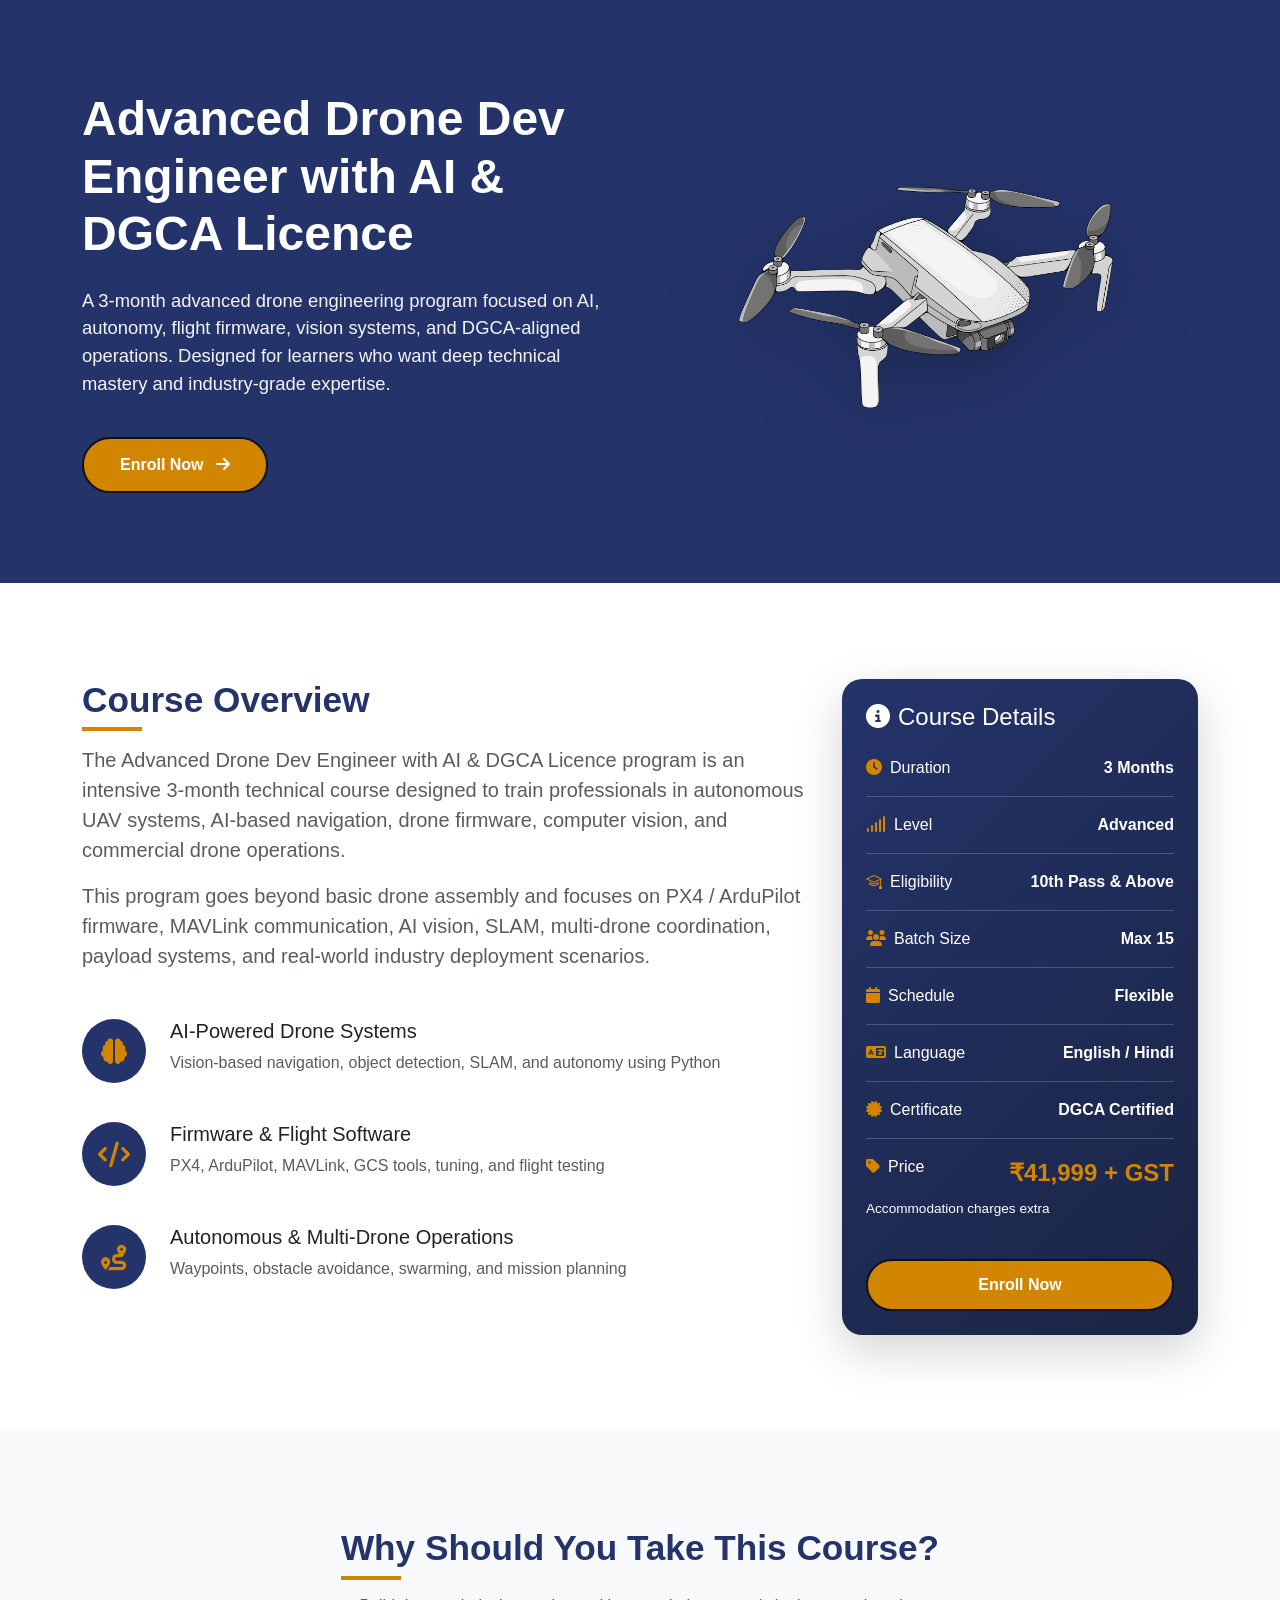
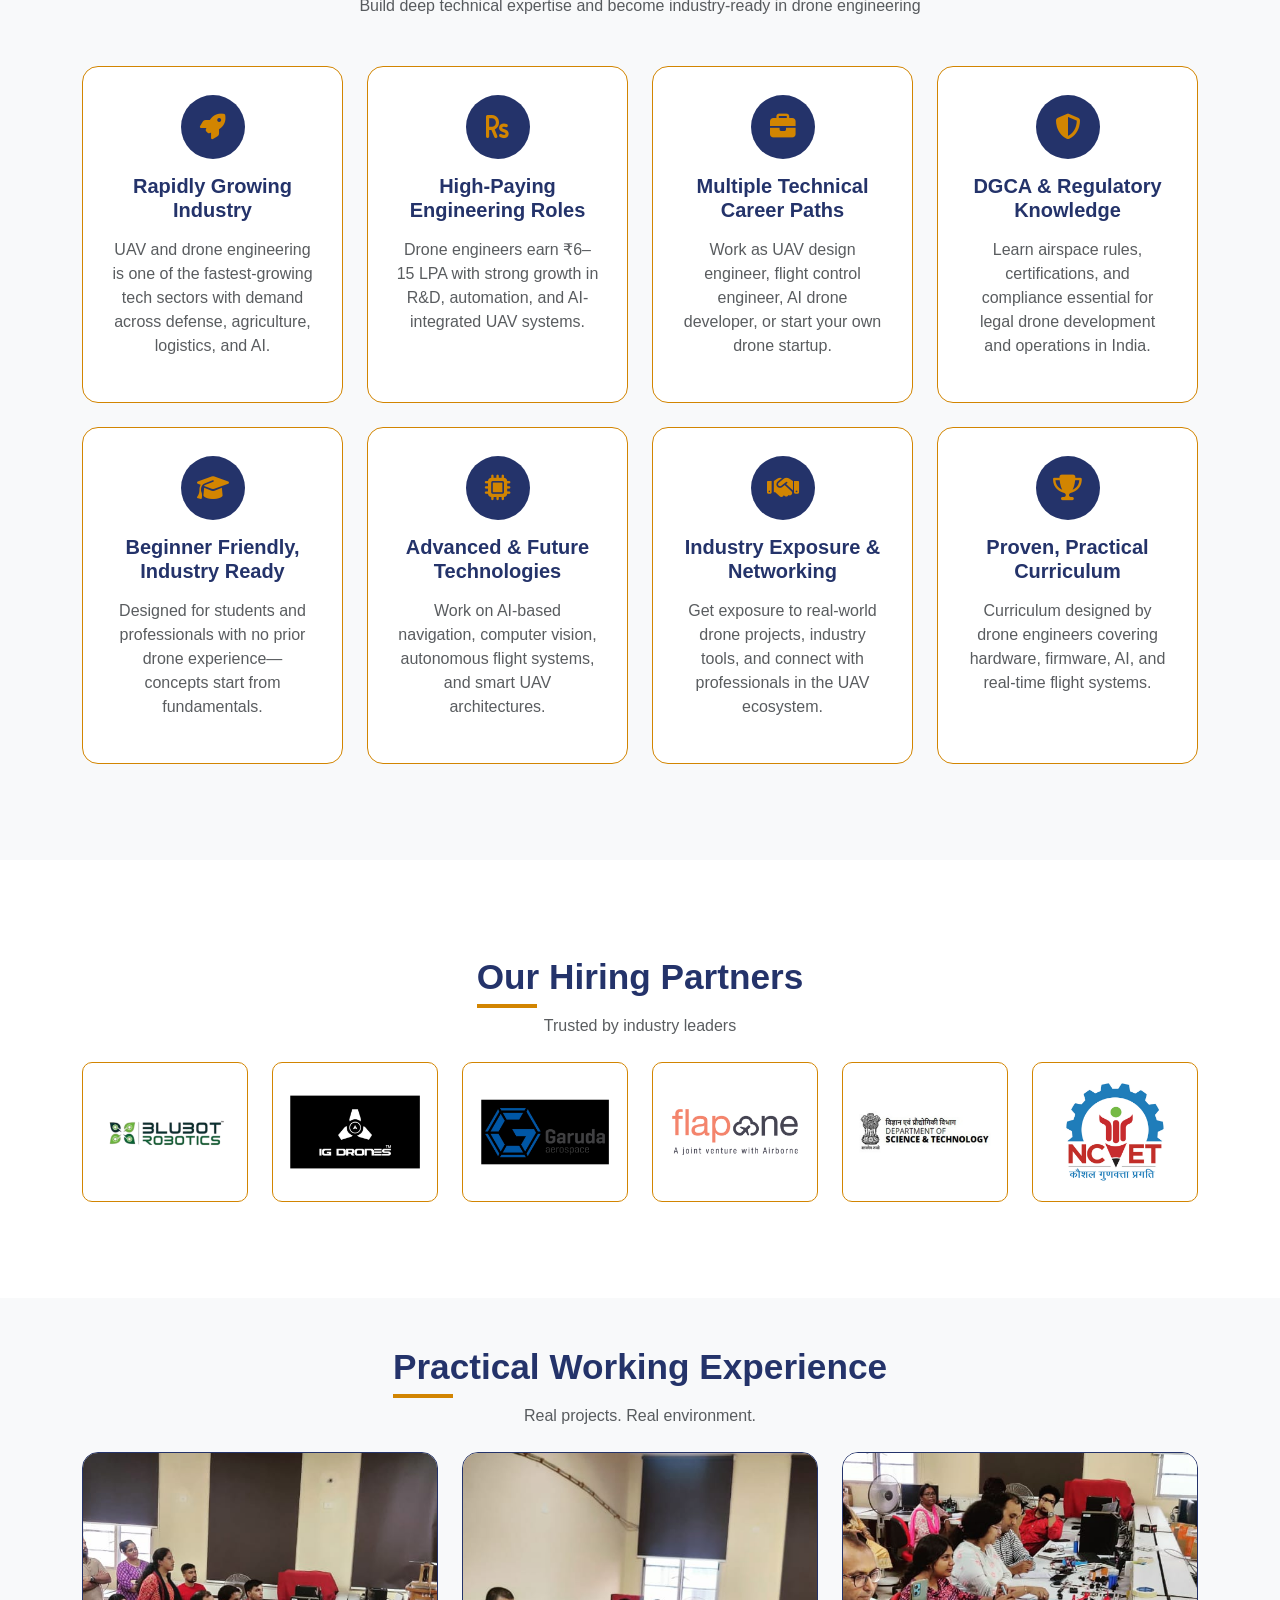
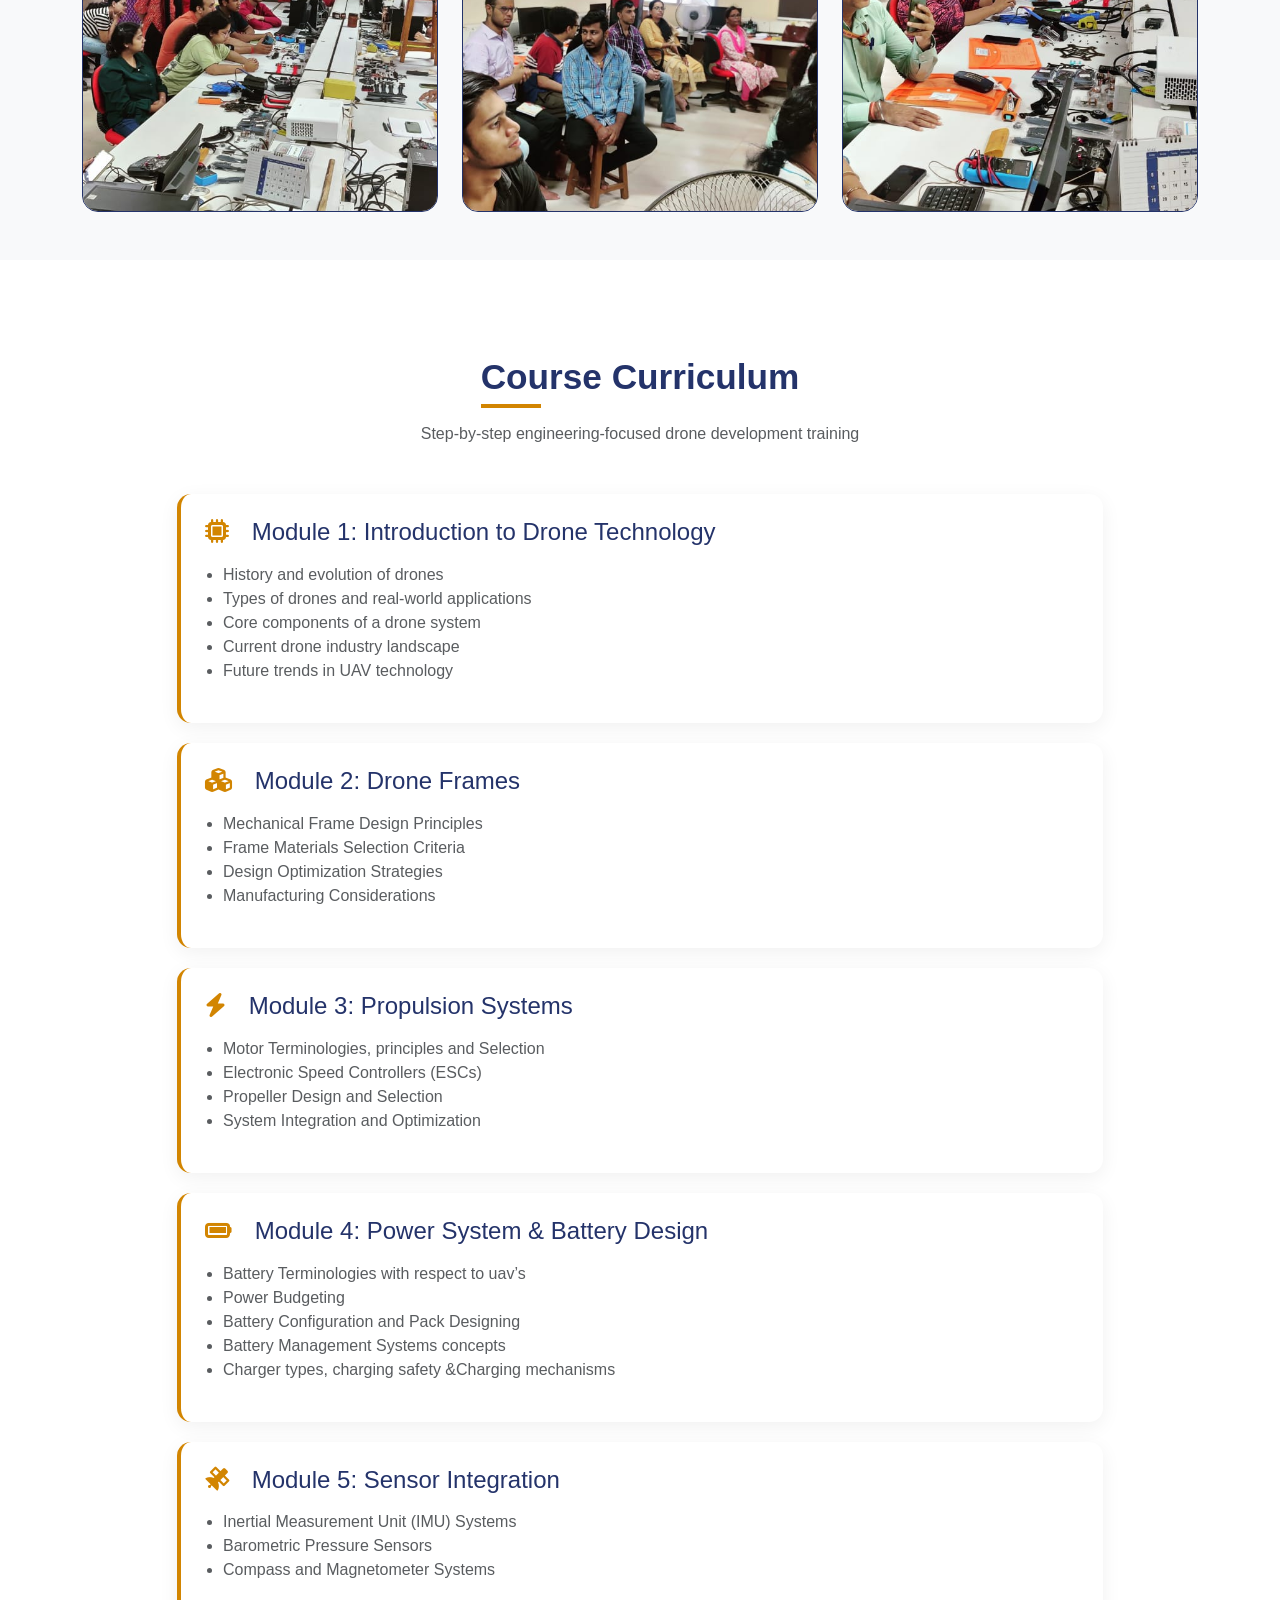
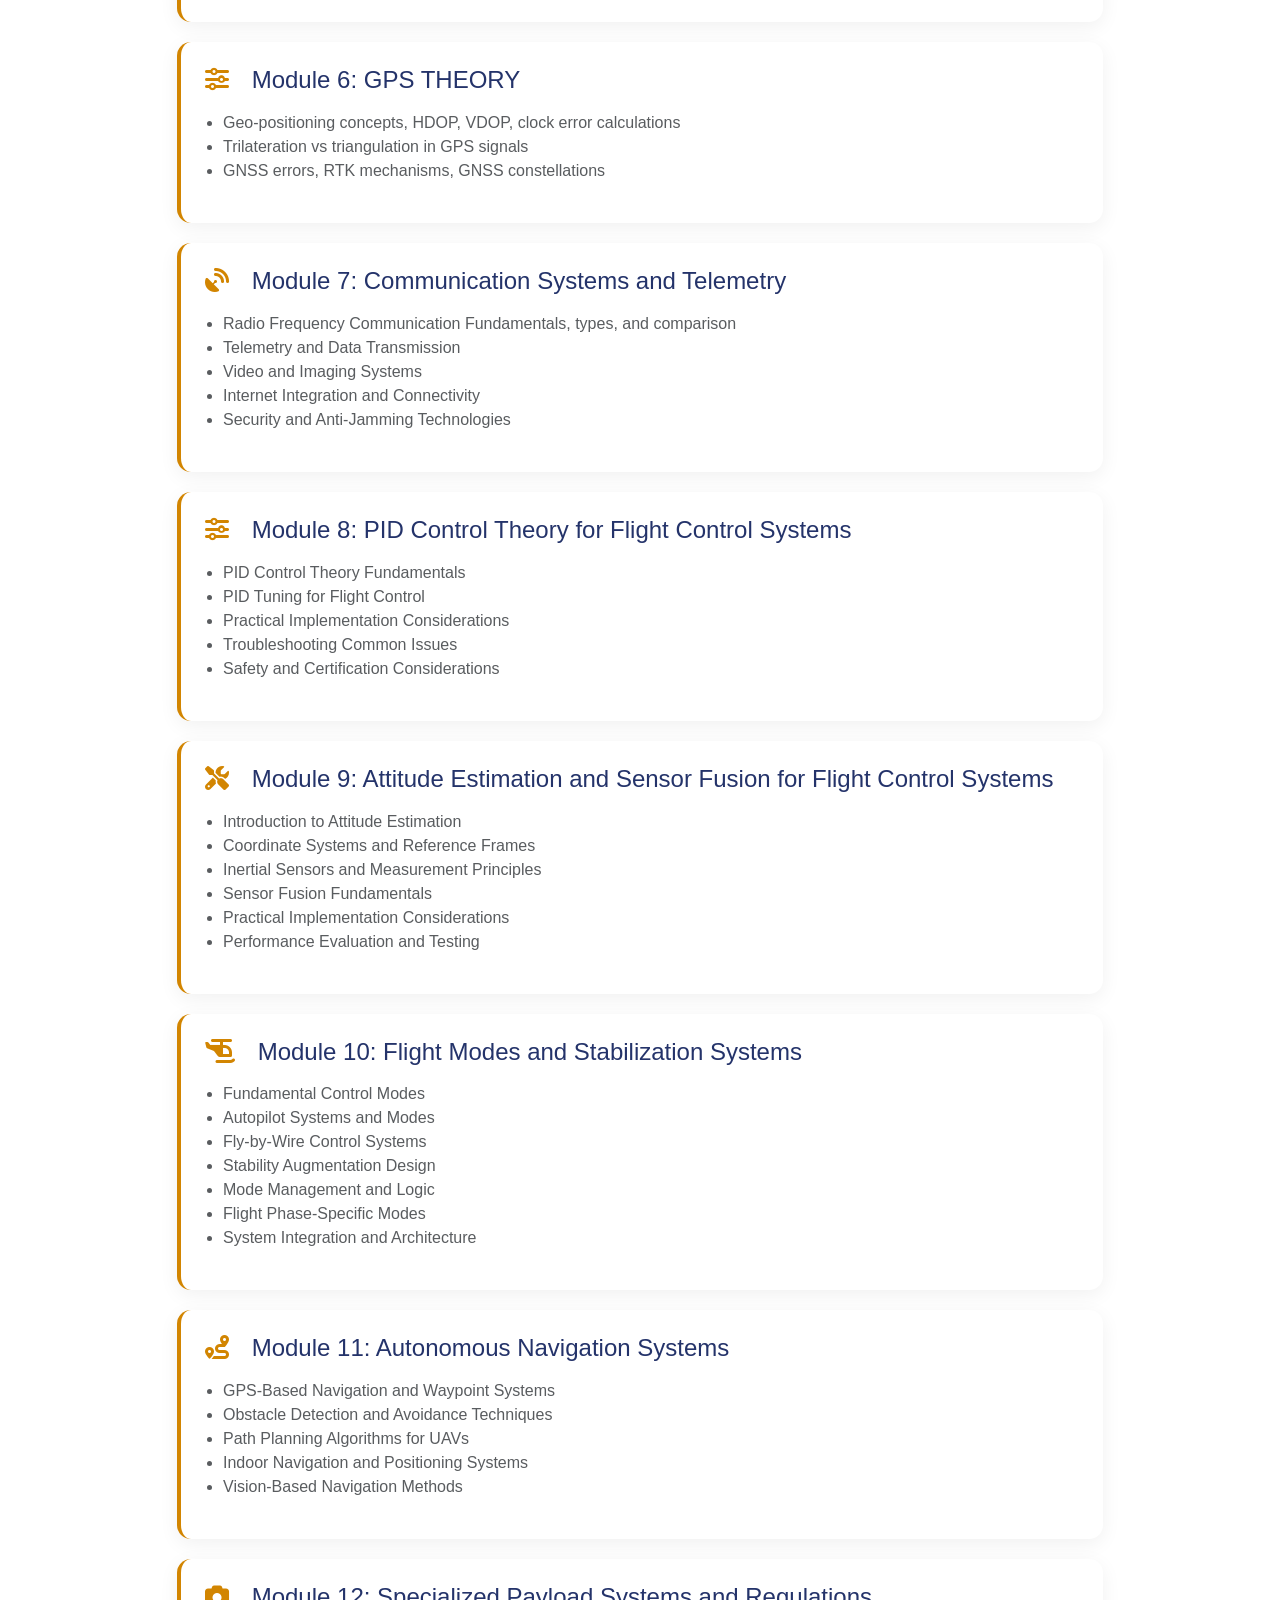
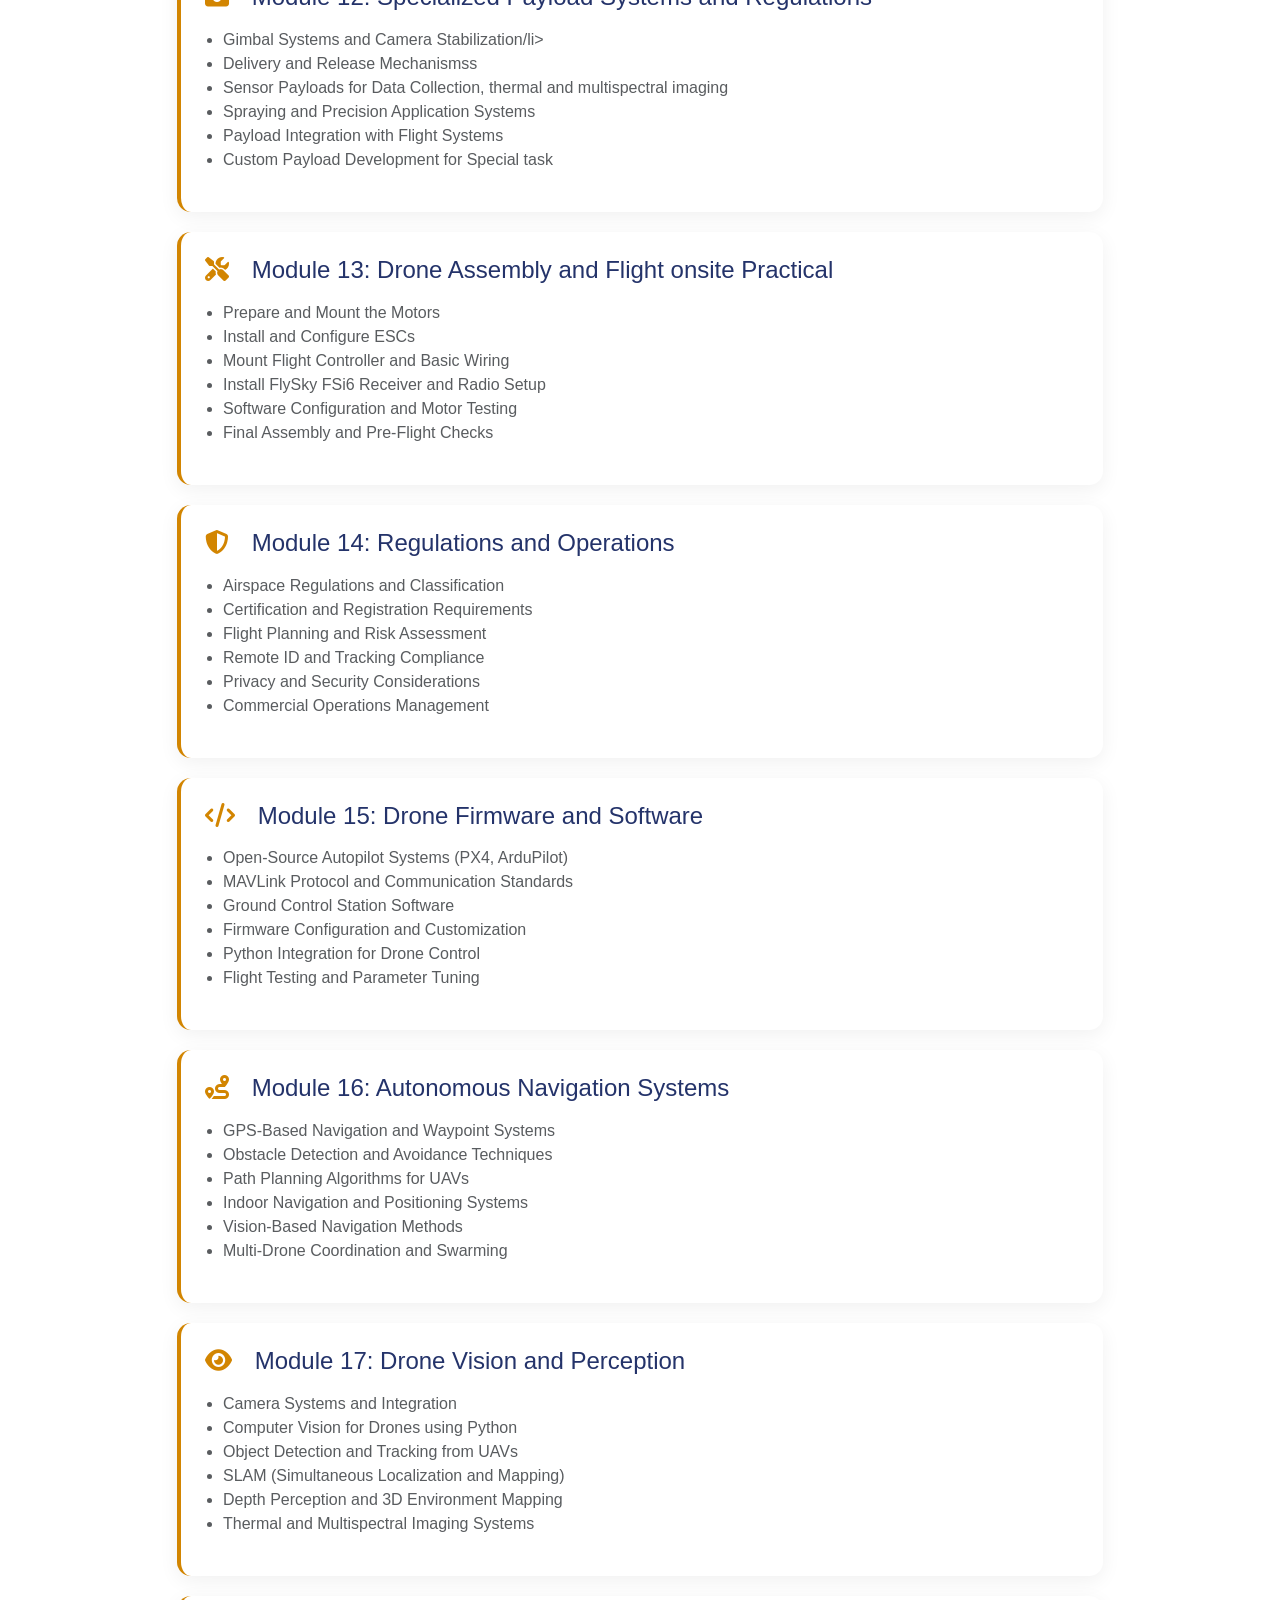
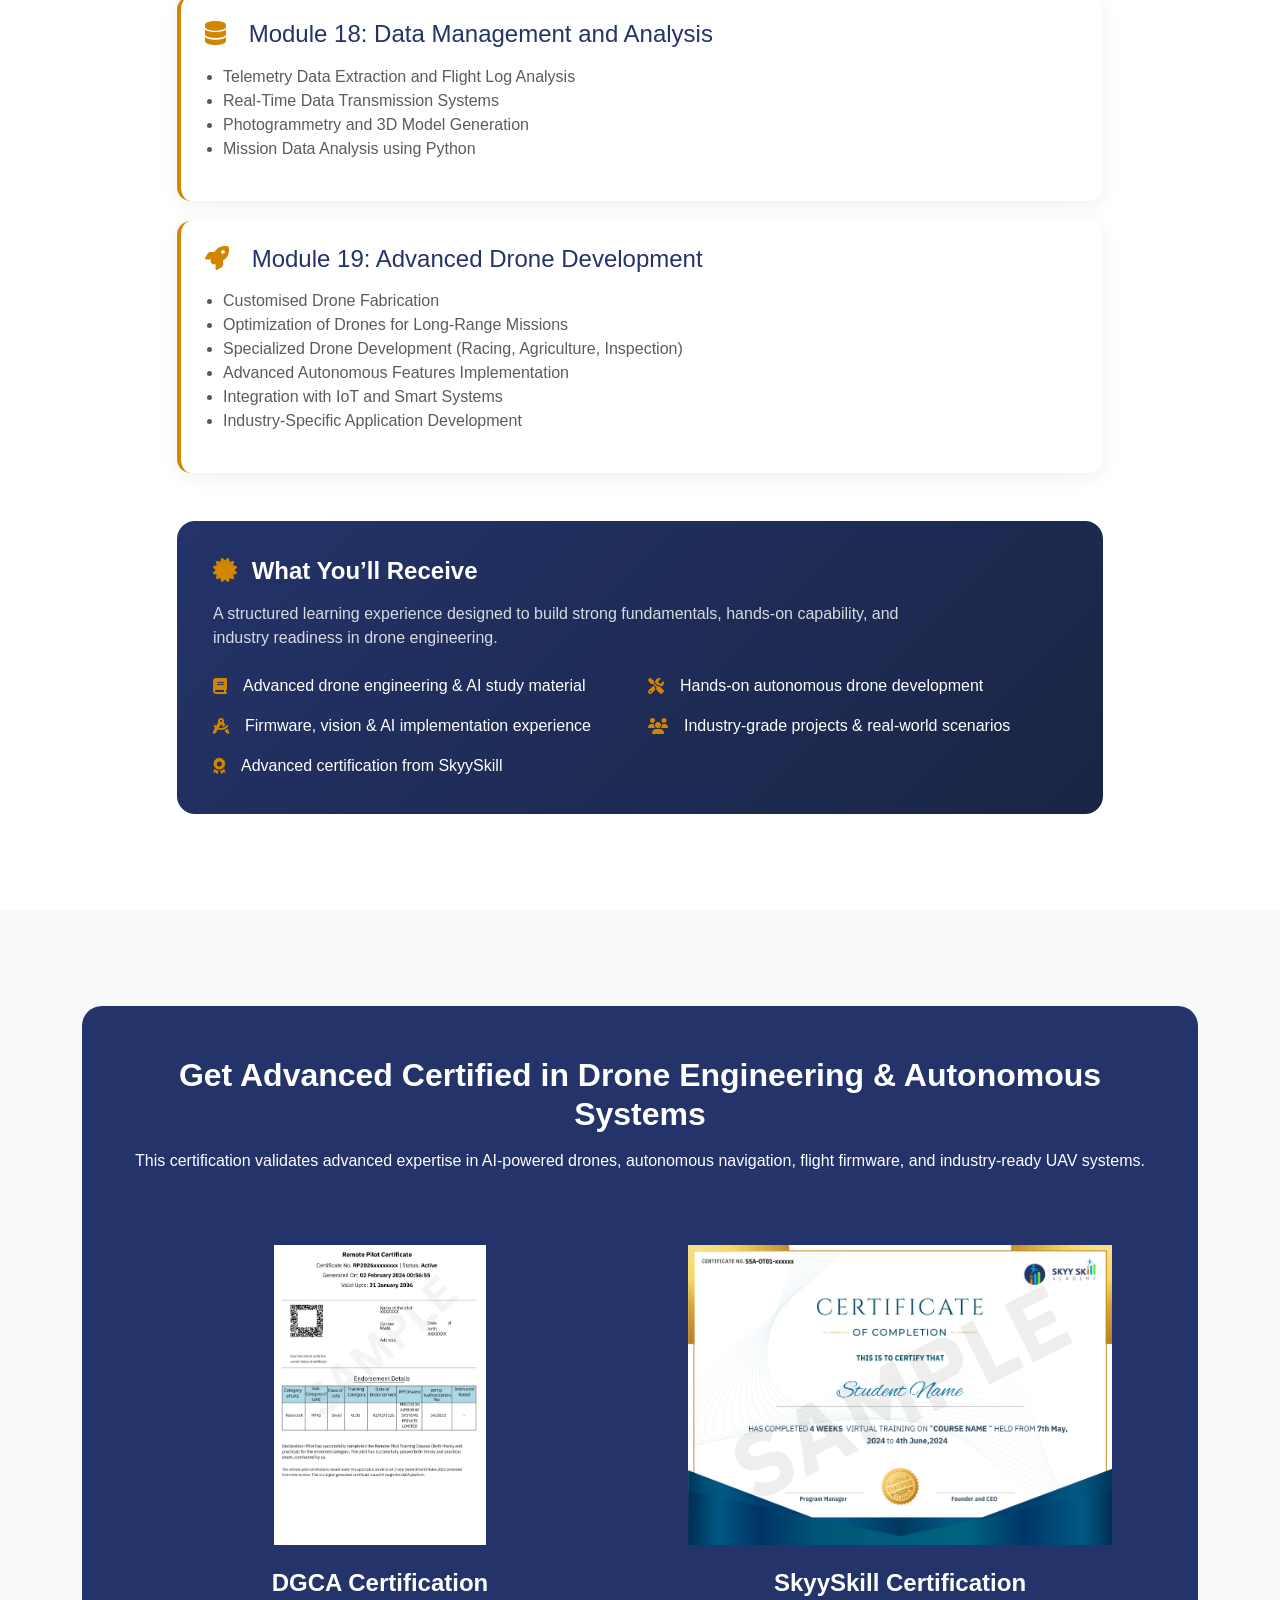
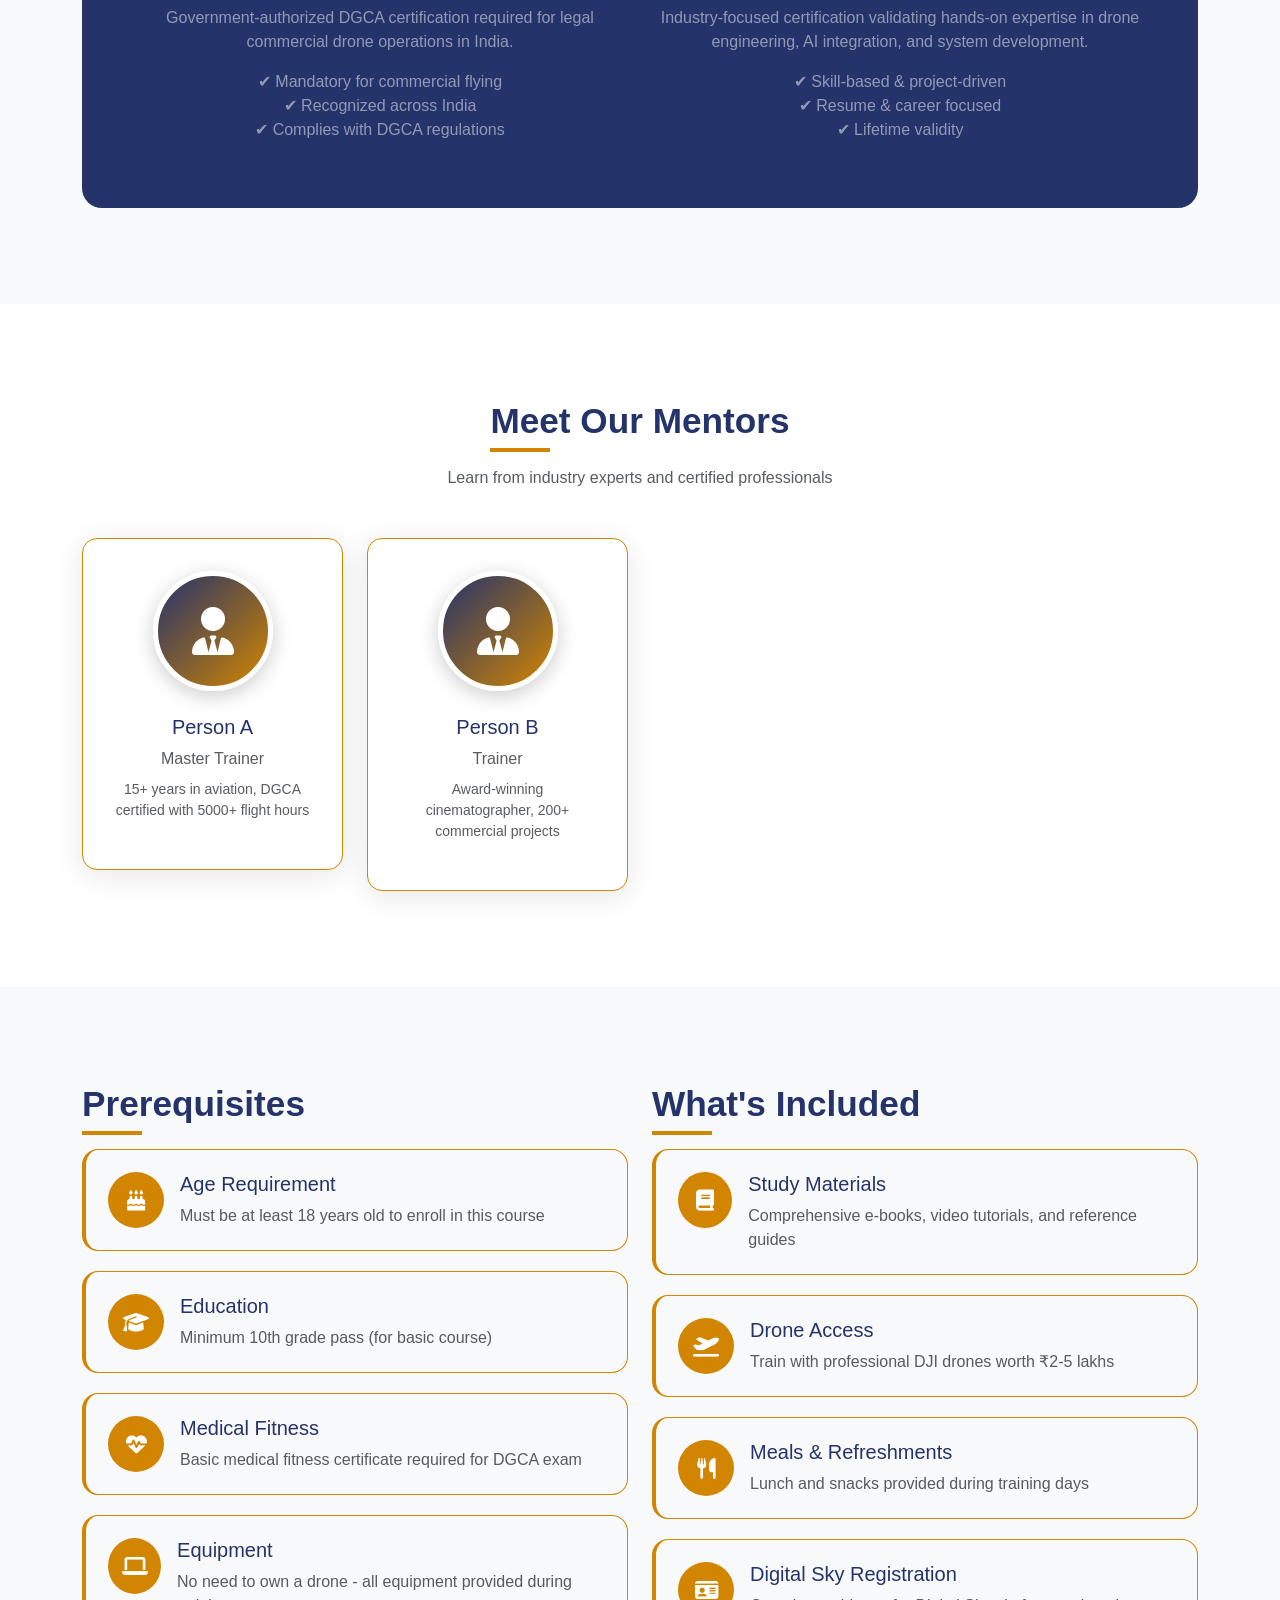
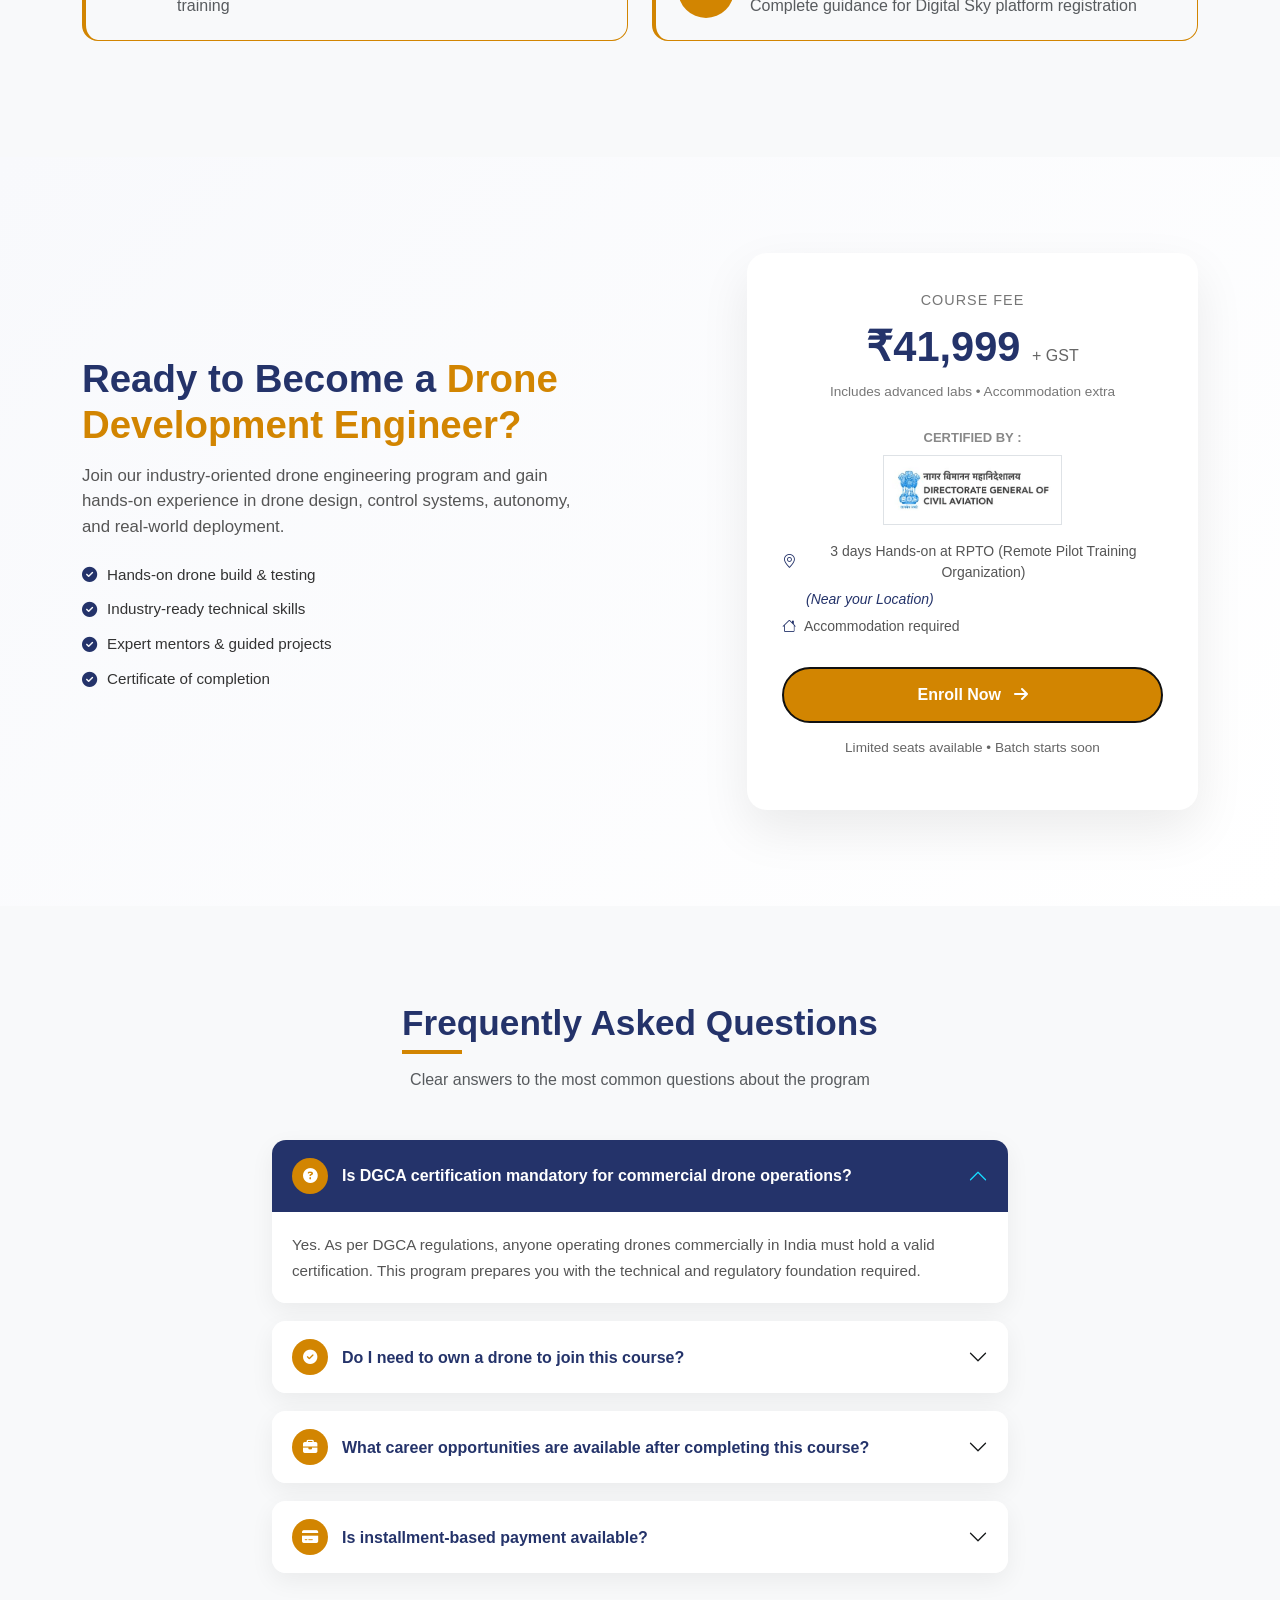
<file: dronecourse2.html>
<!DOCTYPE html>
<html lang="en">
  <head>
    <meta charset="UTF-8" />
    <meta name="viewport" content="width=device-width, initial-scale=1.0" />
    <title>Advanced drone dev engineer with AI and DGCA licence | Skyyskill</title>

    <!-- Bootstrap -->
    <link
      href="https://cdn.jsdelivr.net/npm/bootstrap@5.3.2/dist/css/bootstrap.min.css"
      rel="stylesheet"
    />

        <link rel="stylesheet" href="https://cdn.jsdelivr.net/npm/bootstrap-icons@1.13.1/font/bootstrap-icons.min.css">


    <!-- Font Awesome -->
    <link
      href="https://cdnjs.cloudflare.com/ajax/libs/font-awesome/6.5.0/css/all.min.css"
      rel="stylesheet"
    />
    <style>
      /* ================= ROOT & BASE ================= */
      :root {
        --primary: #24336a;
        --secondary: #d28501;
        --dark: #1a1a1a;
      }

      body {
        font-family: sans-serif;
        background: #ffffff;
        color: #222;
      }

      /* ================= HERO ================= */
      .hero {
        background: var(--primary);
        color: #ffffff;
        padding: 90px 0;
      }

      .hero h1 {
        font-size: 3rem;
        font-weight: 700;
      }

      .hero p {
        font-size: 1.15rem;
        opacity: 0.95;
        margin-top: 15px;
      }

      /* ================= BUTTON ================= */
      .btn-primary-custom {
        background: var(--secondary);
        color: #fff;
        border: 2px solid #111;
        padding: 14px 36px;
        border-radius: 50px;
        font-weight: 600;
        transition: 0.3s ease;
      }

      .btn-primary-custom:hover {
        border: 2px solid #111;
        background: #b87400;
        transform: translateY(-2px);
      }

      .hero-image-wrapper {
        display: flex;
        justify-content: center;
        align-items: center;
      }

      .hero-image {
        max-width: 100%;
        height: auto;
        filter: drop-shadow(0 20px 40px rgba(0, 0, 0, 0.25));
      }

      /* ================= STATS ================= */
      .stats-box {
        background: rgba(255, 255, 255, 0.1);
        padding: 20px;
        border-radius: 14px;
        text-align: center;
        min-width: 140px;
      }

      .stats-number {
        font-size: 2.4rem;
        font-weight: 700;
        color: var(--secondary);
      }

      /* ================= SECTION ================= */
      .section-title {
        font-size: 2.2rem;
        font-weight: 900;
        color: var(--primary);
        position: relative;
        display: inline-block;
      }

      .section-title::after {
        content: "";
        width: 60px;
        height: 4px;
        background: var(--secondary);
        position: absolute;
        left: 0;
        bottom: -10px;
      }

      /* ================= FEATURE CARD ================= */
      .feature-card {
        background: #ffffff;
        padding: 28px;
        border-radius: 16px;
        border: 1px solid var(--secondary);
        height: 100%;
        transition: 0.3s ease;
      }

      .feature-card:hover {
        box-shadow: 0 12px 30px rgba(0, 0, 0, 0.08);
        transform: translateY(-5px);
      }

      .feature-icon {
        width: 64px;
        height: 64px;
        background: var(--primary);
        border-radius: 50%;
        display: flex;
        align-items: center;
        justify-content: center;
        color: var(--secondary);
        font-size: 1.6rem;
        margin-bottom: 15px;
      }

      /* ================= COURSE CONTENT ================= */
      .course-content-item {
        background: #ffffff;
        padding: 24px;
        border-radius: 14px;
        border-left: 4px solid var(--secondary);
        box-shadow: 0 5px 20px rgba(0, 0, 0, 0.06);
        margin-bottom: 20px;
      }

      .course-content-item ul {
        padding-left: 18px;
      }

      /* ================= CERTIFICATE ================= */
      .certificate-section {
        background: var(--primary);
        border-radius: 20px;
        padding: 50px;
      }

      .certificate-img {
        background: #ffffff;
        border-radius: 16px;
        height: 360px;
        display: flex;
        align-items: center;
        justify-content: center;
        box-shadow: 0 15px 40px rgba(0, 0, 0, 0.25);
      }

      .certificate-image {
        max-height: 300px;
        object-fit: contain;
      }

      /* ================= CERTIFICATE BENEFITS ALIGNMENT FIX ================= */

      .cert-benefit {
        display: flex;
        align-items: flex-start;
        gap: 14px;
        margin-bottom: 18px;
      }

      .cert-benefit i {
        color: var(--secondary);
        font-size: 1.1rem;
        margin-top: 3px;
        min-width: 20px;
      }

      .cert-text h6 {
        margin: 0;
        font-weight: 600;
      }

      .cert-text p {
        margin: 4px 0 0;
        font-size: 0.9rem;
        opacity: 0.9;
      }

      /* ================= RESPONSIVE ================= */

      @media (max-width: 768px) {
        .certificate-section {
          padding: 30px;
        }

        .certificate-img {
          height: 260px;
        }
      }
      /* ================= MENTORS ================= */
      /* ---- mentor card ---- */
      .mentor-card {
        text-align: center;
        padding: 2rem;
        border: 1px solid var(--secondary);
        background: #fff;
        border-radius: 15px;
        box-shadow: 0 5px 30px rgba(0, 0, 0, 0.1);
        transition: all 0.3s;
      }

      .mentor-card:hover {
        transform: translateY(-10px);
        box-shadow: 0 15px 40px rgba(0, 0, 0, 0.15);
      }

      .mentor-img {
        width: 120px;
        height: 120px;
        background: linear-gradient(135deg, var(--primary), var(--secondary));
        border-radius: 50%;
        margin: 0 auto 1.5rem;
        display: flex;
        align-items: center;
        justify-content: center;
        font-size: 3rem;
        color: #fff;
        border: 5px solid #fff;
        box-shadow: 0 5px 20px rgba(0, 0, 0, 0.2);
      }

      /* ================= ADVANTAGES ================= */
      .advantage-item {
        background: #f8f9fa;
        padding: 22px;
        border-radius: 16px;
        display: flex;
        gap: 16px;
        align-items: flex-start;
        margin-bottom: 20px;
        border: 1px solid var(--secondary);
        border-left: 4px solid var(--secondary);
      }

      .advantage-icon {
        width: 56px;
        height: 56px;
        background: var(--secondary);
        border-radius: 50%;
        color: #fff;
        display: flex;
        align-items: center;
        justify-content: center;
        font-size: 1.3rem;
      }

      /* ================= faq ================= */

      .custom-accordion .accordion-item {
        border: none;
        border-radius: 14px;
        margin-bottom: 18px;
        box-shadow: 0 8px 25px rgba(0, 0, 0, 0.06);
        overflow: hidden;
      }

      .custom-accordion .accordion-button {
        background: #ffffff;
        color: var(--primary);
        font-weight: 600;
        padding: 18px 20px;
        box-shadow: none;
      }

      .custom-accordion .accordion-button:not(.collapsed) {
        background: var(--primary);
        color: #ffffff;
      }

      .custom-accordion .accordion-button::after {
        filter: brightness(0.6);
      }

      .custom-accordion .accordion-button:not(.collapsed)::after {
        filter: brightness(5);
      }

      .custom-accordion .accordion-body {
        font-size: 0.95rem;
        color: #555;
        line-height: 1.7;
        padding: 20px;
        background: #ffffff;
      }

      /* Icon styling */
      .faq-icon {
        width: 36px;
        height: 36px;
        background: var(--secondary);
        color: #fff;
        border-radius: 50%;
        display: inline-flex;
        align-items: center;
        justify-content: center;
        margin-right: 14px;
        font-size: 0.9rem;
      }

      /* ================= RESPONSIVE ================= */
      @media (max-width: 768px) {
        .hero {
          padding: 60px 0;
          text-align: center;
        }

        .hero h1 {
          font-size: 2rem;
        }

        .stats-box {
          width: 100%;
        }

        .certificate-section {
          padding: 30px;
        }

        .certificate-img {
          height: 260px;
          margin-bottom: 30px;
        }
      }

      /* ================= ENROLL SECTION ================= */

      .enroll-section {
        background: linear-gradient(135deg, #f8f9fc, #ffffff);
      }

      .enroll-title {
        font-size: 2.4rem;
        font-weight: 800;
        color: var(--primary);
      }

      .enroll-title span {
        color: var(--secondary);
      }

      .enroll-text {
        font-size: 1.05rem;
        color: #555;
        margin-top: 15px;
        max-width: 520px;
      }

      .enroll-points {
        list-style: none;
        padding: 0;
        margin-top: 25px;
      }

      .enroll-points li {
        font-size: 0.95rem;
        color: #333;
        margin-bottom: 12px;
        display: flex;
        align-items: center;
        gap: 10px;
      }

      .enroll-points i {
        color: var(--primary);
      }

      /* Card */
      .enroll-card {
        background: #ffffff;
        border-radius: 20px;
        padding: 35px;
        box-shadow: 0 20px 50px rgba(0, 0, 0, 0.08);
        text-align: center;
      }

      .price-box {
        margin-bottom: 25px;
      }

      .price-label {
        font-size: 0.9rem;
        color: #777;
        text-transform: uppercase;
        letter-spacing: 1px;
      }

      .price {
        font-size: 2.6rem;
        font-weight: 800;
        color: var(--primary);
        margin: 10px 0;
      }

      .price span {
        font-size: 1rem;
        color: #666;
        font-weight: 500;
      }

      .price-note {
        font-size: 0.85rem;
        color: #777;
      }

      /* Button */
      .btn-enroll {
        background: var(--secondary);
        color: #fff;
        padding: 16px;
        font-size: 1.05rem;
        font-weight: 600;
        border-radius: 50px;
        border: 2px solid var(--dark);
        transition: all 0.3s ease;
      }

      .btn-enroll:hover {
        background: #b87400;
        color: white;
        border: 1px solid black;
        transform: translateY(-2px);
      }

      /* Footer note */
      .enroll-note {
        font-size: 0.85rem;
        color: #666;
        margin-top: 15px;
      }

      /* Responsive */
      @media (max-width: 768px) {
        .enroll-title {
          font-size: 1.9rem;
        }
      }

      /* ===================================== */
      .drone-enroll-modal {
        border-radius: 20px;
        padding: 10px;
      }

      .drone-modal-title {
        font-weight: 900;
        color: var(--primary);
      }

      /* Labels */
      .drone-form-label {
        font-weight: 600;
        font-size: 0.9rem;
      }

      /* Input Group */
      .drone-input-group {
        border-radius: 10px;
        overflow: hidden;
      }

      .drone-input-icon {
        background: var(--primary);
        color: #fff;
        border: none;
        padding: 0 14px;
        display: flex;
        align-items: center;
      }

      /* Inputs */
      .drone-input {
        border-radius: 0 8px 8px 0;
        border: 1px solid #ddd;
      }

      .drone-input:focus {
        border-color: var(--secondary);
        box-shadow: 0 0 0 0.15rem rgba(210, 133, 1, 0.25);
      }

      /* Button */
      .drone-btn-enroll {
        background: var(--secondary);
        color: #fff;
        border-radius: 50px;
        font-weight: 600;
        padding: 14px;
        border: none;
        transition: all 0.3s ease;
      }

      .drone-btn-enroll:hover {
        background: #b87400;
        transform: translateY(-2px);
      }

      /* Responsive */
      @media (max-width: 768px) {
        .drone-enroll-modal {
          padding: 0;
        }
      }

      /* slider */

/* ===== Image Carousel Styling ===== */

.image-carousel img{
  width:100%;
  height:140px;
  object-fit:contain;
  transition:.3s;
  border: 1px solid var(--secondary);
  border-radius: 10px;
}

/* practical images bigger */
.practical-img{
  width:100%;
  height:360px;
  object-fit:cover;
  border:1px solid var(--primary);
  border-radius:16px;
  transition:0.3s;
}

/* mobile */
@media(max-width:768px){
  .practical-img{
    height:200px;
  }
}


/* mobile adjustments */
@media(max-width:768px){
  .image-carousel img{height:80px;}
  /* .practical-carousel img{height:200px;} */
}


/* -- new added - 03/02/2026 -- */
.cert-label {
  font-size: 13px;
  font-weight: 600;
  color: #888;
  text-transform: uppercase;
}

.enroll-highlights {
  list-style: none;
  padding: 0;
  margin: 0;
  font-size: 14px;
}

.enroll-highlights li {
  display: flex;
  align-items: center;
  gap: 8px;
  margin-bottom: 6px;
  color: #555;
}

.enroll-highlights i {
  color: var(--primary);
}
    </style>
  </head>
  <body>


      <!-- Course Hero -->
      <section class="hero" id="home">
        <div class="container">
          <div class="row align-items-center g-4">
            <!-- Left Content -->
            <div class="col-lg-6 hero-content">
              <h1 style="font-weight: 800">
               Advanced Drone Dev Engineer with AI & DGCA Licence
              </h1>

              <p class="mt-4">
                A 3-month advanced drone engineering program focused on AI,
                autonomy, flight firmware, vision systems, and DGCA-aligned
                operations. Designed for learners who want deep technical
                mastery and industry-grade expertise.
              </p>

              <button
                class="btn btn-primary-custom mt-4"
                data-bs-toggle="modal"
                data-bs-target="#enrollModal"
              >
                Enroll Now <i class="fas fa-arrow-right ms-2"></i>
              </button>
            </div>

            <!-- Right Image -->
            <div class="col-lg-6 text-center">
              <div class="hero-image-wrapper">
                <!-- Add your image URL later -->
                <img
                  src="/dronecard.png"
                  alt="Drone Dev Engineer Training"
                  class="hero-image"
                  width="500"
                />
              </div>
            </div>
          </div>
        </div>
      </section>

      <!-- Course Overview -->
      <section class="py-5" id="overview">
        <div class="container my-5">
          <div class="row g-4">
            <!-- Left Content -->
            <div class="col-lg-8">
              <h2 class="section-title mb-4">Course Overview</h2>

              <p class="lead text-muted">
                The Advanced Drone Dev Engineer with AI & DGCA Licence program
                is an intensive 3-month technical course designed to train
                professionals in autonomous UAV systems, AI-based navigation,
                drone firmware, computer vision, and commercial drone
                operations.
              </p>

              <p class="lead text-muted mt-3">
                This program goes beyond basic drone assembly and focuses on PX4
                / ArduPilot firmware, MAVLink communication, AI vision, SLAM,
                multi-drone coordination, payload systems, and real-world
                industry deployment scenarios.
              </p>

              <!-- Key Highlights -->
              <div class="mt-5">
                <div class="d-flex gap-4 mb-4">
                  <div class="feature-icon"><i class="fas fa-brain"></i></div>
                  <div>
                    <h5>AI-Powered Drone Systems</h5>
                    <p class="text-muted">
                      Vision-based navigation, object detection, SLAM, and
                      autonomy using Python
                    </p>
                  </div>
                </div>

                <div class="d-flex gap-4 mb-4">
                  <div class="feature-icon"><i class="fas fa-code"></i></div>
                  <div>
                    <h5>Firmware & Flight Software</h5>
                    <p class="text-muted">
                      PX4, ArduPilot, MAVLink, GCS tools, tuning, and flight
                      testing
                    </p>
                  </div>
                </div>

                <div class="d-flex gap-4 mb-4">
                  <div class="feature-icon"><i class="fas fa-route"></i></div>
                  <div>
                    <h5>Autonomous & Multi-Drone Operations</h5>
                    <p class="text-muted">
                      Waypoints, obstacle avoidance, swarming, and mission
                      planning
                    </p>
                  </div>
                </div>
              </div>
            </div>

            <!-- Right Card -->
            <div class="col-lg-4">
              <div
                class="card border-0 shadow-lg"
                style="border-radius: 20px; overflow: hidden"
              >
                <div
                  class="card-body p-4"
                  style="
                    background: linear-gradient(
                      135deg,
                      var(--primary),
                      #1a2544
                    );
                  "
                >
                  <h4 class="text-white mb-4">
                    <i class="fas fa-info-circle me-2"></i>Course Details
                  </h4>

                  <div
                    class="mb-3 pb-3"
                    style="border-bottom: 1px solid rgba(255, 255, 255, 0.2)"
                  >
                    <div class="d-flex justify-content-between text-white">
                      <span
                        ><i
                          class="fas fa-clock me-2"
                          style="color: var(--secondary)"
                        ></i
                        >Duration</span
                      >
                      <strong>3 Months</strong>
                    </div>
                  </div>

                  <div
                    class="mb-3 pb-3"
                    style="border-bottom: 1px solid rgba(255, 255, 255, 0.2)"
                  >
                    <div class="d-flex justify-content-between text-white">
                      <span
                        ><i
                          class="fas fa-signal me-2"
                          style="color: var(--secondary)"
                        ></i
                        >Level</span
                      >
                      <strong>Advanced</strong>
                    </div>
                  </div>

                    <!-- NEW ADDED  -->
                       <div
                    class="mb-3 pb-3"
                    style="border-bottom: 1px solid rgba(255, 255, 255, 0.2)"
                  >
                    <div class="d-flex justify-content-between text-white">
                      <span
                        > <i class="bi bi-mortarboard me-2"
                        style="color: var(--secondary)"></i>Eligibility</span
                      >
                      <strong>10th Pass & Above</strong>
                    </div>
                  </div>

                  
                  <div
                    class="mb-3 pb-3"
                    style="border-bottom: 1px solid rgba(255, 255, 255, 0.2)"
                  >
                    <div class="d-flex justify-content-between text-white">
                      <span
                        ><i
                          class="fas fa-users me-2"
                          style="color: var(--secondary)"
                        ></i
                        >Batch Size</span
                      >
                      <strong>Max 15</strong>
                    </div>
                  </div>

                  <div
                    class="mb-3 pb-3"
                    style="border-bottom: 1px solid rgba(255, 255, 255, 0.2)"
                  >
                    <div class="d-flex justify-content-between text-white">
                      <span
                        ><i
                          class="fas fa-calendar me-2"
                          style="color: var(--secondary)"
                        ></i
                        >Schedule</span
                      >
                      <strong>Flexible</strong>
                    </div>
                  </div>

                  <div
                    class="mb-3 pb-3"
                    style="border-bottom: 1px solid rgba(255, 255, 255, 0.2)"
                  >
                    <div class="d-flex justify-content-between text-white">
                      <span
                        ><i
                          class="fas fa-language me-2"
                          style="color: var(--secondary)"
                        ></i
                        >Language</span
                      >
                      <strong>English / Hindi</strong>
                    </div>
                  </div>

                  <div
                    class="mb-3 pb-3"
                    style="border-bottom: 1px solid rgba(255, 255, 255, 0.2)"
                  >
                    <div class="d-flex justify-content-between text-white">
                      <span
                        ><i
                          class="fas fa-certificate me-2"
                          style="color: var(--secondary)"
                        ></i
                        >Certificate</span
                      >
                      <strong>DGCA Certified</strong>
                    </div>
                  </div>

                  <div class="d-flex justify-content-between text-white">
                    <span
                      ><i
                        class="fas fa-tag me-2"
                        style="color: var(--secondary)"
                      ></i
                      >Price</span
                    >
                    <strong style="font-size: 1.5rem; color: var(--secondary)"
                      >₹41,999 + GST</strong
                    >
                  </div>

                  <p class="text-white mt-2" style="font-size: 0.85rem">
                    Accommodation charges extra
                  </p>

                  <button
                    class="btn btn-primary-custom mt-4 w-100"
                    data-bs-toggle="modal"
                    data-bs-target="#enrollModal"
                    style="
                      background: var(--secondary);
                      color: #fff;
                      font-weight: 600;
                      padding: 12px;
                    "
                  >
                    Enroll Now
                  </button>
                </div>
              </div>
            </div>
          </div>
        </div>
      </section>

      <!-- Why Take This Course -->
      <section class="py-5 bg-light" id="why-course">
        <div class="container my-5">
          <div class="text-center mb-5">
            <h2 class="section-title">Why Should You Take This Course?</h2>
            <p class="text-muted mt-3">
              Build deep technical expertise and become industry-ready in drone
              engineering
            </p>
          </div>

          <div class="row g-4">
            <!-- Industry Growth -->
            <div class="col-md-6 col-lg-3">
              <div class="feature-card text-center">
                <div class="feature-icon mx-auto">
                  <i class="fas fa-rocket"></i>
                </div>
                <h5 style="color: var(--primary); font-weight: 700">
                  Rapidly Growing Industry
                </h5>
                <p class="text-muted mt-3">
                  UAV and drone engineering is one of the fastest-growing tech
                  sectors with demand across defense, agriculture, logistics,
                  and AI.
                </p>
              </div>
            </div>

            <!-- High Salary -->
            <div class="col-md-6 col-lg-3">
              <div class="feature-card text-center">
                <div class="feature-icon mx-auto">
                  <i class="fas fa-rupee-sign"></i>
                </div>
                <h5 style="color: var(--primary); font-weight: 700">
                  High-Paying Engineering Roles
                </h5>
                <p class="text-muted mt-3">
                  Drone engineers earn ₹6–15 LPA with strong growth in R&D,
                  automation, and AI-integrated UAV systems.
                </p>
              </div>
            </div>

            <!-- Technical Career Paths -->
            <div class="col-md-6 col-lg-3">
              <div class="feature-card text-center">
                <div class="feature-icon mx-auto">
                  <i class="fas fa-briefcase"></i>
                </div>
                <h5 style="color: var(--primary); font-weight: 700">
                  Multiple Technical Career Paths
                </h5>
                <p class="text-muted mt-3">
                  Work as UAV design engineer, flight control engineer, AI drone
                  developer, or start your own drone startup.
                </p>
              </div>
            </div>

            <!-- DGCA & Regulations -->
            <div class="col-md-6 col-lg-3">
              <div class="feature-card text-center">
                <div class="feature-icon mx-auto">
                  <i class="fas fa-shield-alt"></i>
                </div>
                <h5 style="color: var(--primary); font-weight: 700">
                  DGCA & Regulatory Knowledge
                </h5>
                <p class="text-muted mt-3">
                  Learn airspace rules, certifications, and compliance essential
                  for legal drone development and operations in India.
                </p>
              </div>
            </div>

            <!-- No Prior Experience -->
            <div class="col-md-6 col-lg-3">
              <div class="feature-card text-center">
                <div class="feature-icon mx-auto">
                  <i class="fas fa-graduation-cap"></i>
                </div>
                <h5 style="color: var(--primary); font-weight: 700">
                  Beginner Friendly, Industry Ready
                </h5>
                <p class="text-muted mt-3">
                  Designed for students and professionals with no prior drone
                  experience—concepts start from fundamentals.
                </p>
              </div>
            </div>

            <!-- Advanced Tech -->
            <div class="col-md-6 col-lg-3">
              <div class="feature-card text-center">
                <div class="feature-icon mx-auto">
                  <i class="fas fa-microchip"></i>
                </div>
                <h5 style="color: var(--primary); font-weight: 700">
                  Advanced & Future Technologies
                </h5>
                <p class="text-muted mt-3">
                  Work on AI-based navigation, computer vision, autonomous
                  flight systems, and smart UAV architectures.
                </p>
              </div>
            </div>

            <!-- Industry Exposure -->
            <div class="col-md-6 col-lg-3">
              <div class="feature-card text-center">
                <div class="feature-icon mx-auto">
                  <i class="fas fa-handshake"></i>
                </div>
                <h5 style="color: var(--primary); font-weight: 700">
                  Industry Exposure & Networking
                </h5>
                <p class="text-muted mt-3">
                  Get exposure to real-world drone projects, industry tools, and
                  connect with professionals in the UAV ecosystem.
                </p>
              </div>
            </div>

            <!-- Proven Curriculum -->
            <div class="col-md-6 col-lg-3">
              <div class="feature-card text-center">
                <div class="feature-icon mx-auto">
                  <i class="fas fa-trophy"></i>
                </div>
                <h5 style="color: var(--primary); font-weight: 700">
                  Proven, Practical Curriculum
                </h5>
                <p class="text-muted mt-3">
                  Curriculum designed by drone engineers covering hardware,
                  firmware, AI, and real-time flight systems.
                </p>
              </div>
            </div>
          </div>
        </div>
      </section>

      <!-- Hiring Partners Carousel -->
<section class="py-5" id="partners">
  <div class="container my-5">
    <div class="text-center mb-4">
      <h2 class="section-title">Our Hiring Partners</h2>
      <p class="text-muted mt-2">Trusted by industry leaders</p>
    </div>

    <div id="partnersCarousel" 
         class="carousel slide image-carousel" 
         data-bs-ride="carousel" 
         data-bs-interval="2000">

      <div class="carousel-inner">

        <!-- slide 1 -->
        <div class="carousel-item active">
          <div class="row text-center g-4">
            <div class="col-4 col-md-2"><img src="/hiring/client1.png" alt=""></div>
            <div class="col-4 col-md-2"><img src="/hiring/client2.png" alt=""></div>
            <div class="col-4 col-md-2"><img src="/hiring/client3.png" alt=""></div>
            <div class="col-4 col-md-2"><img src="/hiring/client4.png" alt=""></div>
            <div class="col-4 col-md-2"><img src="/hiring/client5.png" alt=""></div>
            <div class="col-4 col-md-2"><img src="/hiring/client6.png" alt=""></div>
          </div>
        </div>

        <!-- slide 2 -->
        <div class="carousel-item">
          <div class="row text-center g-4">
            <div class="col-4 col-md-2"><img src="/hiring/client1.png" alt=""></div>
            <div class="col-4 col-md-2"><img src="/hiring/client2.png" alt=""></div>
            <div class="col-4 col-md-2"><img src="/hiring/client3.png" alt=""></div>
            <div class="col-4 col-md-2"><img src="/hiring/client4.png" alt=""></div>
            <div class="col-4 col-md-2"><img src="/hiring/client5.png" alt=""></div>
            <div class="col-4 col-md-2"><img src="/hiring/client6.png" alt=""></div>
          </div>
        </div>

      </div>
    </div>
  </div>
</section>

<!-- Practical Working Carousel -->  
<section class="py-5 bg-light" id="practical">
  <div class="container">   
    
    <div class="text-center mb-4">
      <h2 class="section-title">Practical Working Experience</h2>
      <p class="text-muted mt-2">Real projects. Real environment.</p>
    </div>

    <!-- Carousel wrapper -->
    <div class="row justify-content-center">
      <div class="col-12">

        <div id="practicalCarousel"
             class="carousel slide practical-carousel"
             data-bs-ride="carousel"
             data-bs-interval="2500"
             data-bs-pause="false">

          <div class="carousel-inner">

            <!-- Slide 1 -->
            <div class="carousel-item active">
              <div class="row g-4">
                <div class="col-12 col-md-4">
                  <img src="/practical/1.jpeg" class="practical-img" alt="">
                </div>
                <div class="col-12 col-md-4">
                  <img src="/practical/2.jpeg" class="practical-img" alt="">
                </div>
                <div class="col-12 col-md-4">
                  <img src="/practical/3.jpeg" class="practical-img" alt="">
                </div>
              </div>
            </div>

            <!-- Slide 2 -->
            <div class="carousel-item">
              <div class="row g-4">
                <div class="col-12 col-md-4">
                  <img src="/practical/4.jpeg" class="practical-img" alt="">
                </div>
                <div class="col-12 col-md-4">
                  <img src="/practical/7.jpeg" class="practical-img" alt="">
                </div>
                <div class="col-12 col-md-4">
                  <img src="/practical/6.jpeg" class="practical-img" alt="">
                </div>
              </div>
            </div>

                 <!-- Slide 3 -->
            <div class="carousel-item">
              <div class="row g-4">
                <div class="col-12 col-md-4">
                  <img src="/practical/7.jpeg" class="practical-img" alt="">
                </div>
                <div class="col-12 col-md-4">
                  <img src="/practical/12.jpeg" class="practical-img" alt="">
                </div>
                <div class="col-12 col-md-4">
                  <img src="/practical/13.jpeg" class="practical-img" alt="">
                </div>
              </div>
            </div>

          </div>

        </div>

      </div>
    </div>

  </div>
</section>


      <!-- Course Contents -->
      <section class="py-5" id="curriculum">
        <div class="container my-5">
          <div class="text-center mb-5">
            <h2 class="section-title">Course Curriculum</h2>
            <p class="text-muted mt-3">
              Step-by-step engineering-focused drone development training
            </p>
          </div>

          <div class="row">
            <div class="col-lg-10 mx-auto">
              <!-- Module 1 -->
              <div class="course-content-item">
                <div class="d-flex justify-content-between align-items-center">
                  <div>
                    <h4 style="color: var(--primary)">
                      <i
                        class="fas fa-microchip me-3"
                        style="color: var(--secondary)"
                      ></i>
                      Module 1: Introduction to Drone Technology
                    </h4>
                    <ul class="mt-3 text-muted">
                      <li>History and evolution of drones</li>
                      <li>Types of drones and real-world applications</li>
                      <li>Core components of a drone system</li>
                      <li>Current drone industry landscape</li>
                      <li>Future trends in UAV technology</li>
                    </ul>
                  </div>
                </div>
              </div>

              <!-- Module 2 -->
              <div class="course-content-item">
                <div class="d-flex justify-content-between align-items-center">
                  <div>
                    <h4 style="color: var(--primary)">
                      <i
                        class="fas fa-cubes me-3"
                        style="color: var(--secondary)"
                      ></i>
                      Module 2: Drone Frames
                    </h4>
                    <ul class="mt-3 text-muted">
                      <li>Mechanical Frame Design Principles</li>
                      <li>Frame Materials Selection Criteria</li>
                      <li>Design Optimization Strategies</li>
                      <li>Manufacturing Considerations</li>
                    </ul>
                  </div>
                </div>
              </div>

              <!-- Module 3 -->
              <div class="course-content-item">
                <div class="d-flex justify-content-between align-items-center">
                  <div>
                    <h4 style="color: var(--primary)">
                      <i
                        class="fas fa-bolt me-3"
                        style="color: var(--secondary)"
                      ></i>
                      Module 3: Propulsion Systems
                    </h4>
                    <ul class="mt-3 text-muted">
                      <li>Motor Terminologies, principles and Selection</li>
                      <li>Electronic Speed Controllers (ESCs)</li>
                      <li>Propeller Design and Selection</li>
                      <li>System Integration and Optimization</li>
                    </ul>
                  </div>
                </div>
              </div>

              <!-- Module 4 -->
              <div class="course-content-item">
                <div class="d-flex justify-content-between align-items-center">
                  <div>
                    <h4 style="color: var(--primary)">
                      <i
                        class="fas fa-battery-full me-3"
                        style="color: var(--secondary)"
                      ></i>
                      Module 4: Power System & Battery Design
                    </h4>
                    <ul class="mt-3 text-muted">
                      <li>Battery Terminologies with respect to uav’s</li>
                      <li>Power Budgeting</li>
                      <li>Battery Configuration and Pack Designing</li>
                      <li>Battery Management Systems concepts</li>
                      <li>
                        Charger types, charging safety &Charging mechanisms
                      </li>
                    </ul>
                  </div>
                </div>
              </div>

              <!-- Module 5 -->
              <div class="course-content-item">
                <div class="d-flex justify-content-between align-items-center">
                  <div>
                    <h4 style="color: var(--primary)">
                      <i
                        class="fas fa-satellite me-3"
                        style="color: var(--secondary)"
                      ></i>
                      Module 5: Sensor Integration
                    </h4>
                    <ul class="mt-3 text-muted">
                      <li>Inertial Measurement Unit (IMU) Systems</li>
                      <li>Barometric Pressure Sensors</li>
                      <li>Compass and Magnetometer Systems</li>
                    </ul>
                  </div>
                </div>
              </div>

              <!-- Module 6 -->
              <div class="course-content-item">
                <div class="d-flex justify-content-between align-items-center">
                  <div>
                    <h4 style="color: var(--primary)">
                      <i
                        class="fas fa-sliders-h me-3"
                        style="color: var(--secondary)"
                      ></i>
                      Module 6: GPS THEORY
                    </h4>
                    <ul class="mt-3 text-muted">
                      <li>
                        Geo-positioning concepts, HDOP, VDOP, clock error
                        calculations
                      </li>
                      <li>Trilateration vs triangulation in GPS signals</li>
                      <li>GNSS errors, RTK mechanisms, GNSS constellations</li>
                    </ul>
                  </div>
                </div>
              </div>

              <!-- Module 7 -->
              <div class="course-content-item">
                <div class="d-flex justify-content-between align-items-center">
                  <div>
                    <h4 style="color: var(--primary)">
                      <i
                        class="fas fa-satellite-dish me-3"
                        style="color: var(--secondary)"
                      ></i>
                      Module 7: Communication Systems and Telemetry
                    </h4>
                    <ul class="mt-3 text-muted">
                      <li>
                        Radio Frequency Communication Fundamentals, types, and
                        comparison
                      </li>
                      <li>Telemetry and Data Transmission</li>
                      <li>Video and Imaging Systems</li>
                      <li>Internet Integration and Connectivity</li>
                      <li>Security and Anti-Jamming Technologies</li>
                    </ul>
                  </div>
                </div>
              </div>

              <!-- Module 8 -->
              <div class="course-content-item">
                <div class="d-flex justify-content-between align-items-center">
                  <div>
                    <h4 style="color: var(--primary)">
                      <i
                        class="fas fa-sliders-h me-3"
                        style="color: var(--secondary)"
                      ></i>
                      Module 8: PID Control Theory for Flight Control Systems
                    </h4>
                    <ul class="mt-3 text-muted">
                      <li>PID Control Theory Fundamentals</li>
                      <li>PID Tuning for Flight Control</li>
                      <li>Practical Implementation Considerations</li>
                      <li>Troubleshooting Common Issues</li>
                      <li>Safety and Certification Considerations</li>
                    </ul>
                  </div>
                </div>
              </div>

              <!-- Module 9 -->
              <div class="course-content-item">
                <div class="d-flex justify-content-between align-items-center">
                  <div>
                    <h4 style="color: var(--primary)">
                      <i
                        class="fas fa-tools me-3"
                        style="color: var(--secondary)"
                      ></i>
                      Module 9: Attitude Estimation and Sensor Fusion for Flight
                      Control Systems
                    </h4>
                    <ul class="mt-3 text-muted">
                      <li>Introduction to Attitude Estimation</li>
                      <li>Coordinate Systems and Reference Frames</li>
                      <li>Inertial Sensors and Measurement Principles</li>
                      <li>Sensor Fusion Fundamentals</li>
                      <li>Practical Implementation Considerations</li>
                      <li>Performance Evaluation and Testing</li>
                    </ul>
                  </div>
                </div>
              </div>

              <!-- Module 10 -->
              <div class="course-content-item">
                <div class="d-flex justify-content-between align-items-center">
                  <div>
                    <h4 style="color: var(--primary)">
                      <i
                        class="fas fa-helicopter me-3"
                        style="color: var(--secondary)"
                      ></i>
                      Module 10: Flight Modes and Stabilization Systems
                    </h4>
                    <ul class="mt-3 text-muted">
                      <li>Fundamental Control Modes</li>
                      <li>Autopilot Systems and Modes</li>
                      <li>Fly-by-Wire Control Systems</li>
                      <li>Stability Augmentation Design</li>
                      <li>Mode Management and Logic</li>
                      <li>Flight Phase-Specific Modes</li>
                      <li>System Integration and Architecture</li>
                    </ul>
                  </div>
                </div>
              </div>

              <!-- Module 11 -->
              <div class="course-content-item">
                <div class="d-flex justify-content-between align-items-center">
                  <div>
                    <h4 style="color: var(--primary)">
                      <i
                        class="fas fa-route me-3"
                        style="color: var(--secondary)"
                      ></i>
                      Module 11: Autonomous Navigation Systems
                    </h4>
                    <ul class="mt-3 text-muted">
                      <li>GPS-Based Navigation and Waypoint Systems</li>
                      <li>Obstacle Detection and Avoidance Techniques</li>
                      <li>Path Planning Algorithms for UAVs</li>
                      <li>Indoor Navigation and Positioning Systems</li>
                      <li>Vision-Based Navigation Methods</li>
                    </ul>
                  </div>
                </div>
              </div>

              <!-- Module 12 -->
              <div class="course-content-item">
                <div class="d-flex justify-content-between align-items-center">
                  <div>
                    <h4 style="color: var(--primary)">
                      <i
                        class="fas fa-camera me-3"
                        style="color: var(--secondary)"
                      ></i>
                      Module 12: Specialized Payload Systems and Regulations
                    </h4>
                    <ul class="mt-3 text-muted">
                      <li>Gimbal Systems and Camera Stabilization/li></li>
                      <li>Delivery and Release Mechanismss</li>
                      <li>
                        Sensor Payloads for Data Collection, thermal and
                        multispectral imaging
                      </li>
                      <li>Spraying and Precision Application Systems</li>
                      <li>Payload Integration with Flight Systems</li>
                      <li>Custom Payload Development for Special task</li>
                    </ul>
                  </div>
                </div>
              </div>

              <!-- Module 13 -->
              <div class="course-content-item">
                <div class="d-flex justify-content-between align-items-center">
                  <div>
                    <h4 style="color: var(--primary)">
                      <i
                        class="fas fa-tools me-3"
                        style="color: var(--secondary)"
                      ></i>
                      Module 13: Drone Assembly and Flight onsite Practical
                    </h4>
                    <ul class="mt-3 text-muted">
                      <li>Prepare and Mount the Motors</li>
                      <li>Install and Configure ESCs</li>
                      <li>Mount Flight Controller and Basic Wiring</li>
                      <li>Install FlySky FSi6 Receiver and Radio Setup</li>
                      <li>Software Configuration and Motor Testing</li>
                      <li>Final Assembly and Pre-Flight Checks</li>
                    </ul>
                  </div>
                </div>
              </div>

              <!-- Module 14 -->
              <div class="course-content-item">
                <div class="d-flex justify-content-between align-items-center">
                  <div>
                    <h4 style="color: var(--primary)">
                      <i
                        class="fas fa-shield-alt me-3"
                        style="color: var(--secondary)"
                      ></i>
                      Module 14: Regulations and Operations
                    </h4>
                    <ul class="mt-3 text-muted">
                      <li>Airspace Regulations and Classification</li>
                      <li>Certification and Registration Requirements</li>
                      <li>Flight Planning and Risk Assessment</li>
                      <li>Remote ID and Tracking Compliance</li>
                      <li>Privacy and Security Considerations</li>
                      <li>Commercial Operations Management</li>
                    </ul>
                  </div>
                </div>
              </div>

              <!-- Module 15 -->
              <div class="course-content-item">
                <div class="d-flex justify-content-between align-items-center">
                  <div>
                    <h4 style="color: var(--primary)">
                      <i
                        class="fas fa-code me-3"
                        style="color: var(--secondary)"
                      ></i>
                      Module 15: Drone Firmware and Software
                    </h4>
                    <ul class="mt-3 text-muted">
                      <li>Open-Source Autopilot Systems (PX4, ArduPilot)</li>
                      <li>MAVLink Protocol and Communication Standards</li>
                      <li>Ground Control Station Software</li>
                      <li>Firmware Configuration and Customization</li>
                      <li>Python Integration for Drone Control</li>
                      <li>Flight Testing and Parameter Tuning</li>
                    </ul>
                  </div>
                </div>
              </div>

              <!-- Module 16 -->
              <div class="course-content-item">
                <div class="d-flex justify-content-between align-items-center">
                  <div>
                    <h4 style="color: var(--primary)">
                      <i
                        class="fas fa-route me-3"
                        style="color: var(--secondary)"
                      ></i>
                      Module 16: Autonomous Navigation Systems
                    </h4>
                    <ul class="mt-3 text-muted">
                      <li>GPS-Based Navigation and Waypoint Systems</li>
                      <li>Obstacle Detection and Avoidance Techniques</li>
                      <li>Path Planning Algorithms for UAVs</li>
                      <li>Indoor Navigation and Positioning Systems</li>
                      <li>Vision-Based Navigation Methods</li>
                      <li>Multi-Drone Coordination and Swarming</li>
                    </ul>
                  </div>
                </div>
              </div>

              <!-- Module 17 -->
              <div class="course-content-item">
                <div class="d-flex justify-content-between align-items-center">
                  <div>
                    <h4 style="color: var(--primary)">
                      <i
                        class="fas fa-eye me-3"
                        style="color: var(--secondary)"
                      ></i>
                      Module 17: Drone Vision and Perception
                    </h4>
                    <ul class="mt-3 text-muted">
                      <li>Camera Systems and Integration</li>
                      <li>Computer Vision for Drones using Python</li>
                      <li>Object Detection and Tracking from UAVs</li>
                      <li>SLAM (Simultaneous Localization and Mapping)</li>
                      <li>Depth Perception and 3D Environment Mapping</li>
                      <li>Thermal and Multispectral Imaging Systems</li>
                    </ul>
                  </div>
                </div>
              </div>

              <!-- Module 18 -->
              <div class="course-content-item">
                <div class="d-flex justify-content-between align-items-center">
                  <div>
                    <h4 style="color: var(--primary)">
                      <i
                        class="fas fa-database me-3"
                        style="color: var(--secondary)"
                      ></i>
                      Module 18: Data Management and Analysis
                    </h4>
                    <ul class="mt-3 text-muted">
                      <li>Telemetry Data Extraction and Flight Log Analysis</li>
                      <li>Real-Time Data Transmission Systems</li>
                      <li>Photogrammetry and 3D Model Generation</li>
                      <li>Mission Data Analysis using Python</li>
                    </ul>
                  </div>
                </div>
              </div>

              <!-- Module 19 -->
              <div class="course-content-item">
                <div class="d-flex justify-content-between align-items-center">
                  <div>
                    <h4 style="color: var(--primary)">
                      <i
                        class="fas fa-rocket me-3"
                        style="color: var(--secondary)"
                      ></i>
                      Module 19: Advanced Drone Development
                    </h4>
                    <ul class="mt-3 text-muted">
                      <li>Customised Drone Fabrication</li>
                      <li>Optimization of Drones for Long-Range Missions</li>
                      <li>
                        Specialized Drone Development (Racing, Agriculture,
                        Inspection)
                      </li>
                      <li>Advanced Autonomous Features Implementation</li>
                      <li>Integration with IoT and Smart Systems</li>
                      <li>Industry-Specific Application Development</li>
                    </ul>
                  </div>
                </div>
              </div>

              <!-- What You'll Receive -->
              <div
                class="mt-5"
                style="
                  background: linear-gradient(135deg, var(--primary), #1a2544);
                  color: #ffffff;
                  border-radius: 18px;
                  padding: 36px;
                "
              >
                <h4 class="mb-3" style="font-weight: 700">
                  <i
                    class="fas fa-certificate me-2"
                    style="color: var(--secondary)"
                  ></i>
                  What You’ll Receive
                </h4>

                <p
                  class="text-light mb-4"
                  style="opacity: 0.85; max-width: 720px"
                >
                  A structured learning experience designed to build strong
                  fundamentals, hands-on capability, and industry readiness in
                  drone engineering.
                </p>

                <div class="row g-3">
                  <div class="col-md-6">
                    <div class="d-flex align-items-start gap-3">
                      <i
                        class="fas fa-book mt-1"
                        style="color: var(--secondary)"
                      ></i>
                      <span
                        >Advanced drone engineering & AI study material</span
                      >
                    </div>
                  </div>

                  <div class="col-md-6">
                    <div class="d-flex align-items-start gap-3">
                      <i
                        class="fas fa-tools mt-1"
                        style="color: var(--secondary)"
                      ></i>
                      <span>Hands-on autonomous drone development</span>
                    </div>
                  </div>

                  <div class="col-md-6">
                    <div class="d-flex align-items-start gap-3">
                      <i
                        class="fas fa-drafting-compass mt-1"
                        style="color: var(--secondary)"
                      ></i>
                      <span
                        >Firmware, vision & AI implementation experience</span
                      >
                    </div>
                  </div>

                  <div class="col-md-6">
                    <div class="d-flex align-items-start gap-3">
                      <i
                        class="fas fa-users mt-1"
                        style="color: var(--secondary)"
                      ></i>
                      <span
                        >Industry-grade projects & real-world scenarios</span
                      >
                    </div>
                  </div>

                  <div class="col-md-12">
                    <div class="d-flex align-items-start gap-3">
                      <i
                        class="fas fa-award mt-1"
                        style="color: var(--secondary)"
                      ></i>
                      <span>Advanced certification from SkyySkill</span>
                    </div>
                  </div>
                </div>
              </div>
            </div>
          </div>
        </div>
      </section>

       <!-- Certificate -->
      <section class="py-5 bg-light" id="certificate">
        <div class="container my-5">
          <div class="certificate-section text-center">
          <h2 class="text-white mb-3" style="font-weight: 900">
             Get Advanced Certified in Drone Engineering & Autonomous Systems
          </h2>

          <p class="text-white mb-4" style=" text-align: center;">
                  This certification validates advanced expertise in AI-powered
              drones, autonomous navigation, flight firmware, and industry-ready
              UAV systems.
          </p>

<div class="row mt-5 g-4 justify-content-center">

  <!-- DGCA Certificate -->
  <div class="col-lg-6">
    <div class="certificate-card text-center h-100">
      <img
        src="/dgca_certificate.jpeg"
        alt="DGCA Drone Pilot Certification"
        class="img-fluid mb-4 certificate-image"
      />

      <h4 class="text-white fw-bold">DGCA Certification</h4>
      <p class="text-white-50">
        Government-authorized DGCA certification required for legal commercial
        drone operations in India.
      </p>

      <ul class="list-unstyled text-white-50 mt-3">
        <li>✔ Mandatory for commercial flying</li>
        <li>✔ Recognized across India</li>
        <li>✔ Complies with DGCA regulations</li>
      </ul>
    </div>
  </div>

  <!-- SkyySkill Certificate -->
  <div class="col-lg-6">
    <div class="certificate-card text-center h-100">
      <img
        src="/certificate.png"
        alt="SkyySkill Drone Development Certification"
        class="img-fluid mb-4 certificate-image"
      />

      <h4 class="text-white fw-bold">SkyySkill Certification</h4>
      <p class="text-white-50">
        Industry-focused certification validating hands-on expertise in drone
        engineering, AI integration, and system development.
      </p>

      <ul class="list-unstyled text-white-50 mt-3">
        <li>✔ Skill-based & project-driven</li>
        <li>✔ Resume & career focused</li>
        <li>✔ Lifetime validity</li>
      </ul>
    </div>
  </div>

</div>


          </div>
        </div>
      </section>

      <!-- Mentors -->
      <section class="py-5" id="mentors">
        <div class="container my-5">
          <div class="text-center mb-5">
            <h2 class="section-title">Meet Our Mentors</h2>
            <p class="text-muted mt-3">
              Learn from industry experts and certified professionals
            </p>
          </div>
          <div class="row g-4">
            <div class="col-md-3">
              <div class="mentor-card">
                <div class="mentor-img">
                  <i class="fas fa-user-tie"></i>
                </div>
                <h5 style="color: var(--primary)">Person A</h5>
                <p class="text-muted mb-2">Master Trainer</p>
                <p class="small text-muted">
                  15+ years in aviation, DGCA certified with 5000+ flight hours
                </p>
              </div>
            </div>
            <div class="col-md-3">
              <div class="mentor-card">
                <div class="mentor-img">
                  <i class="fas fa-user-tie"></i>
                </div>
                <h5 style="color: var(--primary)">Person B</h5>
                <p class="text-muted mb-2">Trainer</p>
                <p class="small text-muted">
                  Award-winning cinematographer, 200+ commercial projects
                </p>
              </div>
            </div>
          </div>
        </div>
      </section>

      <!-- Prerequisites -->
      <section class="py-5 bg-light">
        <div class="container my-5">
          <div class="row">
            <div class="col-lg-6">
              <h2 class="section-title mb-4">Prerequisites</h2>
              <div class="advantage-item">
                <div class="advantage-icon">
                  <i class="fas fa-birthday-cake"></i>
                </div>
                <div>
                  <h5 style="color: var(--primary)">Age Requirement</h5>
                  <p class="text-muted mb-0">
                    Must be at least 18 years old to enroll in this course
                  </p>
                </div>
              </div>
              <div class="advantage-item">
                <div class="advantage-icon">
                  <i class="fas fa-graduation-cap"></i>
                </div>
                <div>
                  <h5 style="color: var(--primary)">Education</h5>
                  <p class="text-muted mb-0">
                    Minimum 10th grade pass (for basic course)
                  </p>
                </div>
              </div>
              <div class="advantage-item">
                <div class="advantage-icon">
                  <i class="fas fa-heartbeat"></i>
                </div>
                <div>
                  <h5 style="color: var(--primary)">Medical Fitness</h5>
                  <p class="text-muted mb-0">
                    Basic medical fitness certificate required for DGCA exam
                  </p>
                </div>
              </div>
              <div class="advantage-item">
                <div class="advantage-icon">
                  <i class="fas fa-laptop"></i>
                </div>
                <div>
                  <h5 style="color: var(--primary)">Equipment</h5>
                  <p class="text-muted mb-0">
                    No need to own a drone - all equipment provided during
                    training
                  </p>
                </div>
              </div>
            </div>
            <div class="col-lg-6">
              <h2 class="section-title mb-4">What's Included</h2>
              <div class="advantage-item">
                <div class="advantage-icon">
                  <i class="fas fa-book"></i>
                </div>
                <div>
                  <h5 style="color: var(--primary)">Study Materials</h5>
                  <p class="text-muted mb-0">
                    Comprehensive e-books, video tutorials, and reference guides
                  </p>
                </div>
              </div>
              <div class="advantage-item">
                <div class="advantage-icon">
                  <i class="fas fa-plane-departure"></i>
                </div>
                <div>
                  <h5 style="color: var(--primary)">Drone Access</h5>
                  <p class="text-muted mb-0">
                    Train with professional DJI drones worth ₹2-5 lakhs
                  </p>
                </div>
              </div>
              <div class="advantage-item">
                <div class="advantage-icon">
                  <i class="fas fa-utensils"></i>
                </div>
                <div>
                  <h5 style="color: var(--primary)">Meals & Refreshments</h5>
                  <p class="text-muted mb-0">
                    Lunch and snacks provided during training days
                  </p>
                </div>
              </div>
              <div class="advantage-item">
                <div class="advantage-icon">
                  <i class="fas fa-id-card"></i>
                </div>
                <div>
                  <h5 style="color: var(--primary)">
                    Digital Sky Registration
                  </h5>
                  <p class="text-muted mb-0">
                    Complete guidance for Digital Sky platform registration
                  </p>
                </div>
              </div>
            </div>
          </div>
        </div>
      </section>

      <!-- Enroll Now Section -->
      <section class="py-5 enroll-section">
        <div class="container my-5">
          <div class="row align-items-center g-4">
            <!-- Left Content -->
            <div class="col-lg-7">
              <h2 class="enroll-title">
                Ready to Become a <span>Drone Development Engineer?</span>
              </h2>
              <p class="enroll-text">
                Join our industry-oriented drone engineering program and gain
                hands-on experience in drone design, control systems, autonomy,
                and real-world deployment.
              </p>

              <ul class="enroll-points">
                <li>
                  <i class="fas fa-check-circle"></i> Hands-on drone build &
                  testing
                </li>
                <li>
                  <i class="fas fa-check-circle"></i> Industry-ready technical
                  skills
                </li>
                <li>
                  <i class="fas fa-check-circle"></i> Expert mentors & guided
                  projects
                </li>
                <li>
                  <i class="fas fa-check-circle"></i> Certificate of completion
                </li>
              </ul>
            </div>

            <!-- Right Card -->
            <div class="col-lg-5">
              <div class="enroll-card">
                <div class="price-box">
                  <span class="price-label">Course Fee</span>
                  <h3 class="price">₹41,999 <span>+ GST</span></h3>
                  <p class="price-note">
                    Includes advanced labs • Accommodation extra
                  </p>
                </div>

                  <!-- NEW ADDED -->
                 <!-- Certified By -->
            <div class="certified-by mt-3 d-flex flex-column align-items-center text-center">
              <span class="cert-label mb-2">Certified By :</span>
                <img src="/dgca.png" alt="DGCA Certification Logo" height="70" class="border border-gray"/>
            </div>

              <!-- Program Highlights -->
              <ul class="enroll-highlights mt-3">
                <li>
                  <i class="bi bi-geo-alt"></i>
                  3 days Hands-on at RPTO (Remote Pilot Training Organization)
                </li>
                  <li>
                  <i class="ms-4"> (Near your Location)
                  </i>                
                </li>
             
                <li>
                  <i class="bi bi-house"></i>
                  Accommodation required
                </li>
              </ul>


                <button
                  class="btn btn-primary-custom mt-4 w-100"
                  data-bs-toggle="modal"
                  data-bs-target="#enrollModal"
                >
                  Enroll Now <i class="fas fa-arrow-right ms-2"></i>
                </button>

                <p class="enroll-note">
                  Limited seats available • Batch starts soon
                </p>
              </div>
            </div>
          </div>
        </div>
      </section>

      <!-- FAQ Section -->
      <section class="py-5 bg-light" id="faq">
        <div class="container my-5">
          <div class="text-center mb-5">
            <h2 class="section-title">Frequently Asked Questions</h2>
            <p class="text-muted mt-3">
              Clear answers to the most common questions about the program
            </p>
          </div>

          <div class="row">
            <div class="col-lg-8 mx-auto">
              <div class="accordion custom-accordion" id="faqAccordion">
                <!-- FAQ 1 -->
                <div class="accordion-item">
                  <h2 class="accordion-header">
                    <button
                      class="accordion-button"
                      type="button"
                      data-bs-toggle="collapse"
                      data-bs-target="#faq1"
                    >
                      <span class="faq-icon">
                        <i class="fas fa-question-circle"></i>
                      </span>
                      Is DGCA certification mandatory for commercial drone
                      operations?
                    </button>
                  </h2>
                  <div
                    id="faq1"
                    class="accordion-collapse collapse show"
                    data-bs-parent="#faqAccordion"
                  >
                    <div class="accordion-body">
                      Yes. As per DGCA regulations, anyone operating drones
                      commercially in India must hold a valid certification.
                      This program prepares you with the technical and
                      regulatory foundation required.
                    </div>
                  </div>
                </div>

                <!-- FAQ 2 -->
                <div class="accordion-item">
                  <h2 class="accordion-header">
                    <button
                      class="accordion-button collapsed"
                      type="button"
                      data-bs-toggle="collapse"
                      data-bs-target="#faq2"
                    >
                      <span class="faq-icon">
                        <i class="fas fa-circle-check"></i>
                      </span>
                      Do I need to own a drone to join this course?
                    </button>
                  </h2>
                  <div
                    id="faq2"
                    class="accordion-collapse collapse"
                    data-bs-parent="#faqAccordion"
                  >
                    <div class="accordion-body">
                      No. All required drones, components, tools, and test
                      equipment are provided during the training. You will work
                      on multiple drone setups under expert supervision.
                    </div>
                  </div>
                </div>

                <!-- FAQ 3 -->
                <div class="accordion-item">
                  <h2 class="accordion-header">
                    <button
                      class="accordion-button collapsed"
                      type="button"
                      data-bs-toggle="collapse"
                      data-bs-target="#faq3"
                    >
                      <span class="faq-icon">
                        <i class="fas fa-briefcase"></i>
                      </span>
                      What career opportunities are available after completing
                      this course?
                    </button>
                  </h2>
                  <div
                    id="faq3"
                    class="accordion-collapse collapse"
                    data-bs-parent="#faqAccordion"
                  >
                    <div class="accordion-body">
                      Graduates can explore roles in drone R&D, UAV startups,
                      system integration, testing, field operations, and
                      autonomous systems development.
                    </div>
                  </div>
                </div>

                <!-- FAQ 4 -->
                <div class="accordion-item">
                  <h2 class="accordion-header">
                    <button
                      class="accordion-button collapsed"
                      type="button"
                      data-bs-toggle="collapse"
                      data-bs-target="#faq4"
                    >
                      <span class="faq-icon">
                        <i class="fas fa-credit-card"></i>
                      </span>
                      Is installment-based payment available?
                    </button>
                  </h2>
                  <div
                    id="faq4"
                    class="accordion-collapse collapse"
                    data-bs-parent="#faqAccordion"
                  >
                    <div class="accordion-body">
                      Yes. Flexible installment options are available. Please
                      connect with the admissions team for customized payment
                      plans.
                    </div>
                  </div>
                </div>
              </div>
            </div>
          </div>
        </div>
      </section>

    <!-- ========================= -->
    <!-- Enroll Modal -->
    <div class="modal fade" id="enrollModal" tabindex="-1" aria-hidden="true">
      <div class="modal-dialog modal-dialog-centered modal-lg">
        <div class="modal-content drone-enroll-modal">
          <!-- Modal Header -->
          <div class="modal-header border-0">
            <h5 class="modal-title drone-modal-title">
              <i class="fas fa-pen me-2"></i> Course Enrollment
            </h5>
            <button
              type="button"
              class="btn-close"
              data-bs-dismiss="modal"
            ></button>
          </div>

          <!-- Modal Body -->
          <div class="modal-body">
            <p class="text-muted mb-4 me-2">
              Fill in your details and our team will contact you shortly.
            </p>

            <hr />
            <form>
              <div class="row g-3">
                <!-- Name -->
                <div class="col-md-6">
                  <label class="form-label drone-form-label">Full Name</label>
                  <div class="input-group drone-input-group">
                    <span class="input-group-text drone-input-icon">
                      <i class="fas fa-user"></i>
                    </span>
                    <input
                      type="text"
                      class="form-control drone-input"
                      placeholder="Enter your name"
                      required
                    />
                  </div>
                </div>

                <!-- Email -->
                <div class="col-md-6">
                  <label class="form-label drone-form-label"
                    >Email Address</label
                  >
                  <div class="input-group drone-input-group">
                    <span class="input-group-text drone-input-icon">
                      <i class="fas fa-envelope"></i>
                    </span>
                    <input
                      type="email"
                      class="form-control drone-input"
                      placeholder="Enter your email"
                      required
                    />
                  </div>
                </div>

                <!-- Phone -->
                <div class="col-md-6">
                  <label class="form-label drone-form-label"
                    >Phone Number</label
                  >
                  <div class="input-group drone-input-group">
                    <span class="input-group-text drone-input-icon">
                      <i class="fas fa-phone"></i>
                    </span>
                    <input
                      type="tel"
                      class="form-control drone-input"
                      placeholder="Enter your phone number"
                      required
                    />
                  </div>
                </div>

                <!-- Qualification -->
                <div class="col-md-6">
                  <label class="form-label drone-form-label"
                    >Highest Qualification</label
                  >
                  <div class="input-group drone-input-group">
                    <span class="input-group-text drone-input-icon">
                      <i class="fas fa-graduation-cap"></i>
                    </span>
                    <select class="form-select drone-input" required>
                      <option value="">Select qualification</option>
                      <option>10th</option>
                      <option>12th</option>
                      <option>Diploma</option>
                      <option>Graduate</option>
                      <option>Post Graduate</option>
                      <option>Working Professional</option>
                    </select>
                  </div>
                </div>
              </div>

              <!-- Submit Button -->
              <div class="text-center mt-4">
                <button type="submit" class="btn drone-btn-enroll px-5">
                  Submit Application <i class="fas fa-paper-plane ms-2"></i>
                </button>
              </div>
            </form>
          </div>
        </div>
      </div>
    </div>

    <script src="https://cdn.jsdelivr.net/npm/bootstrap@5.3.2/dist/js/bootstrap.bundle.min.js"></script>
  </body>
</html>
</file>
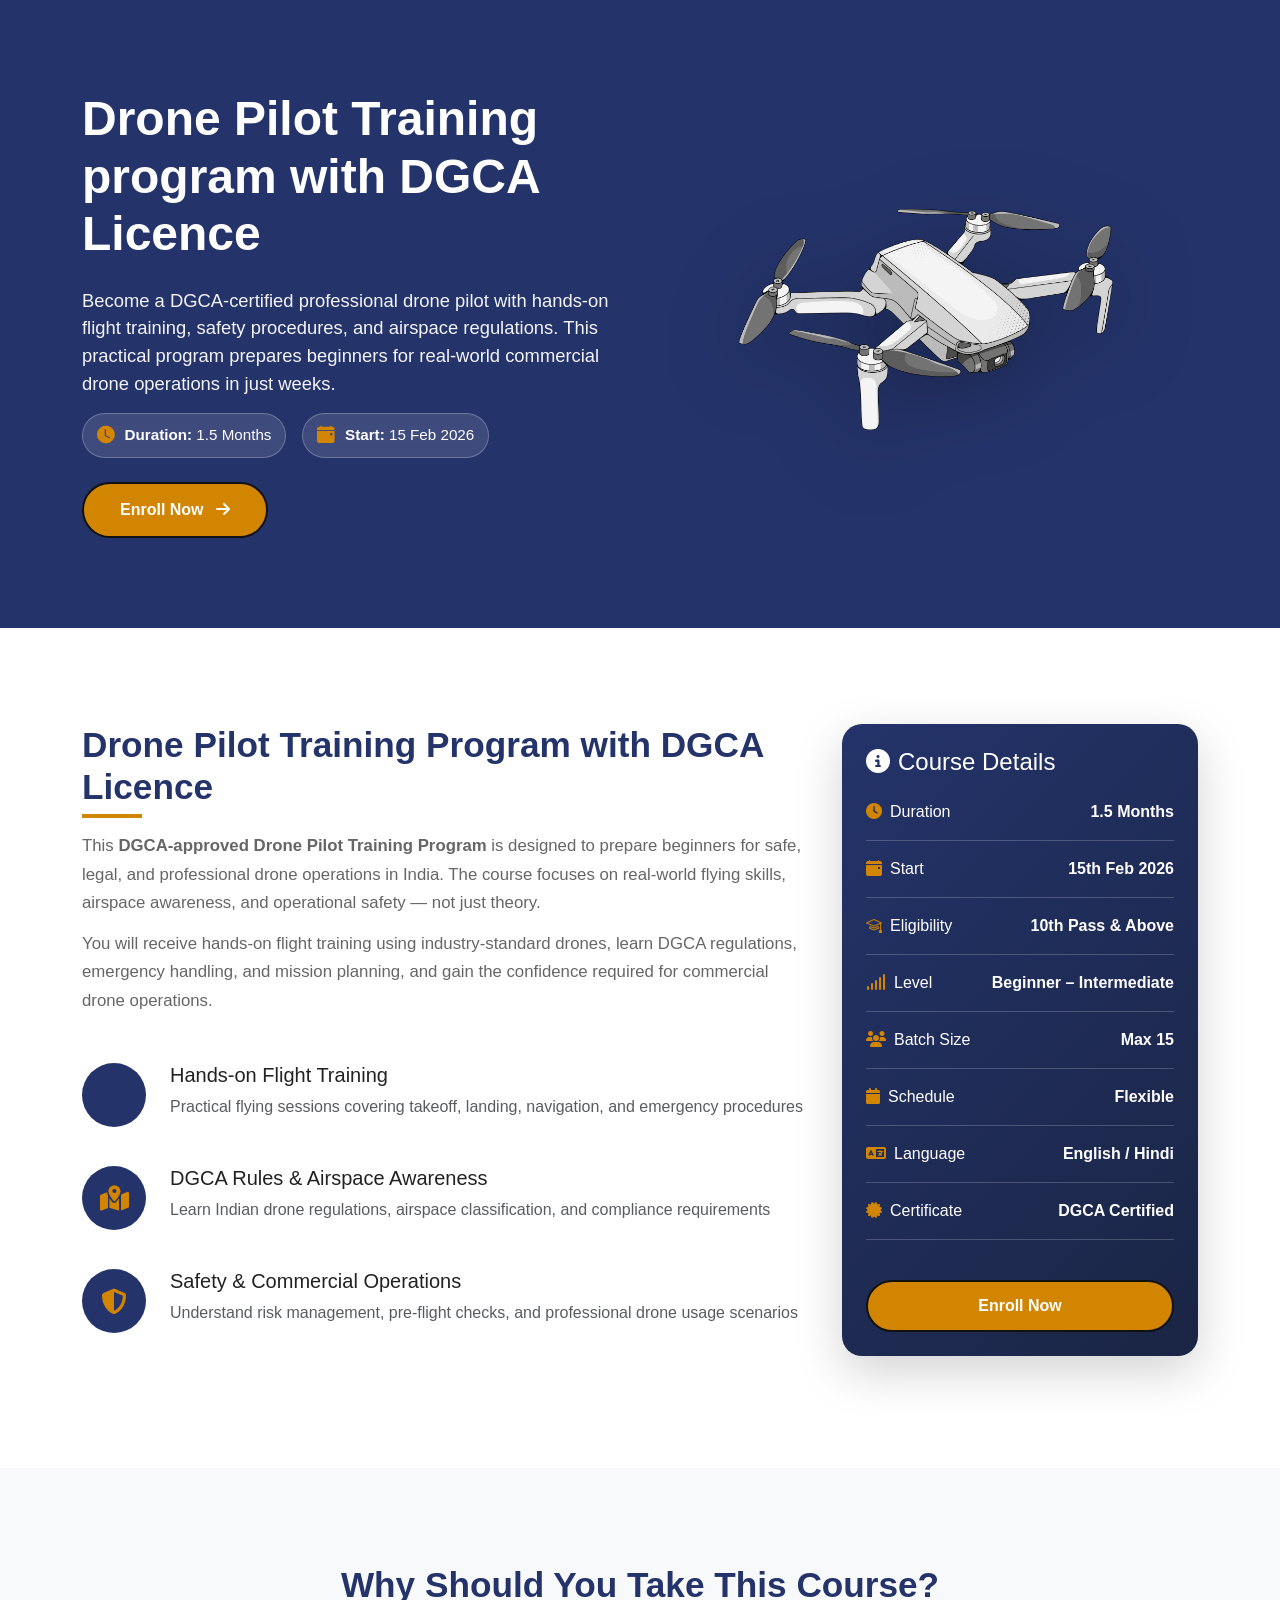
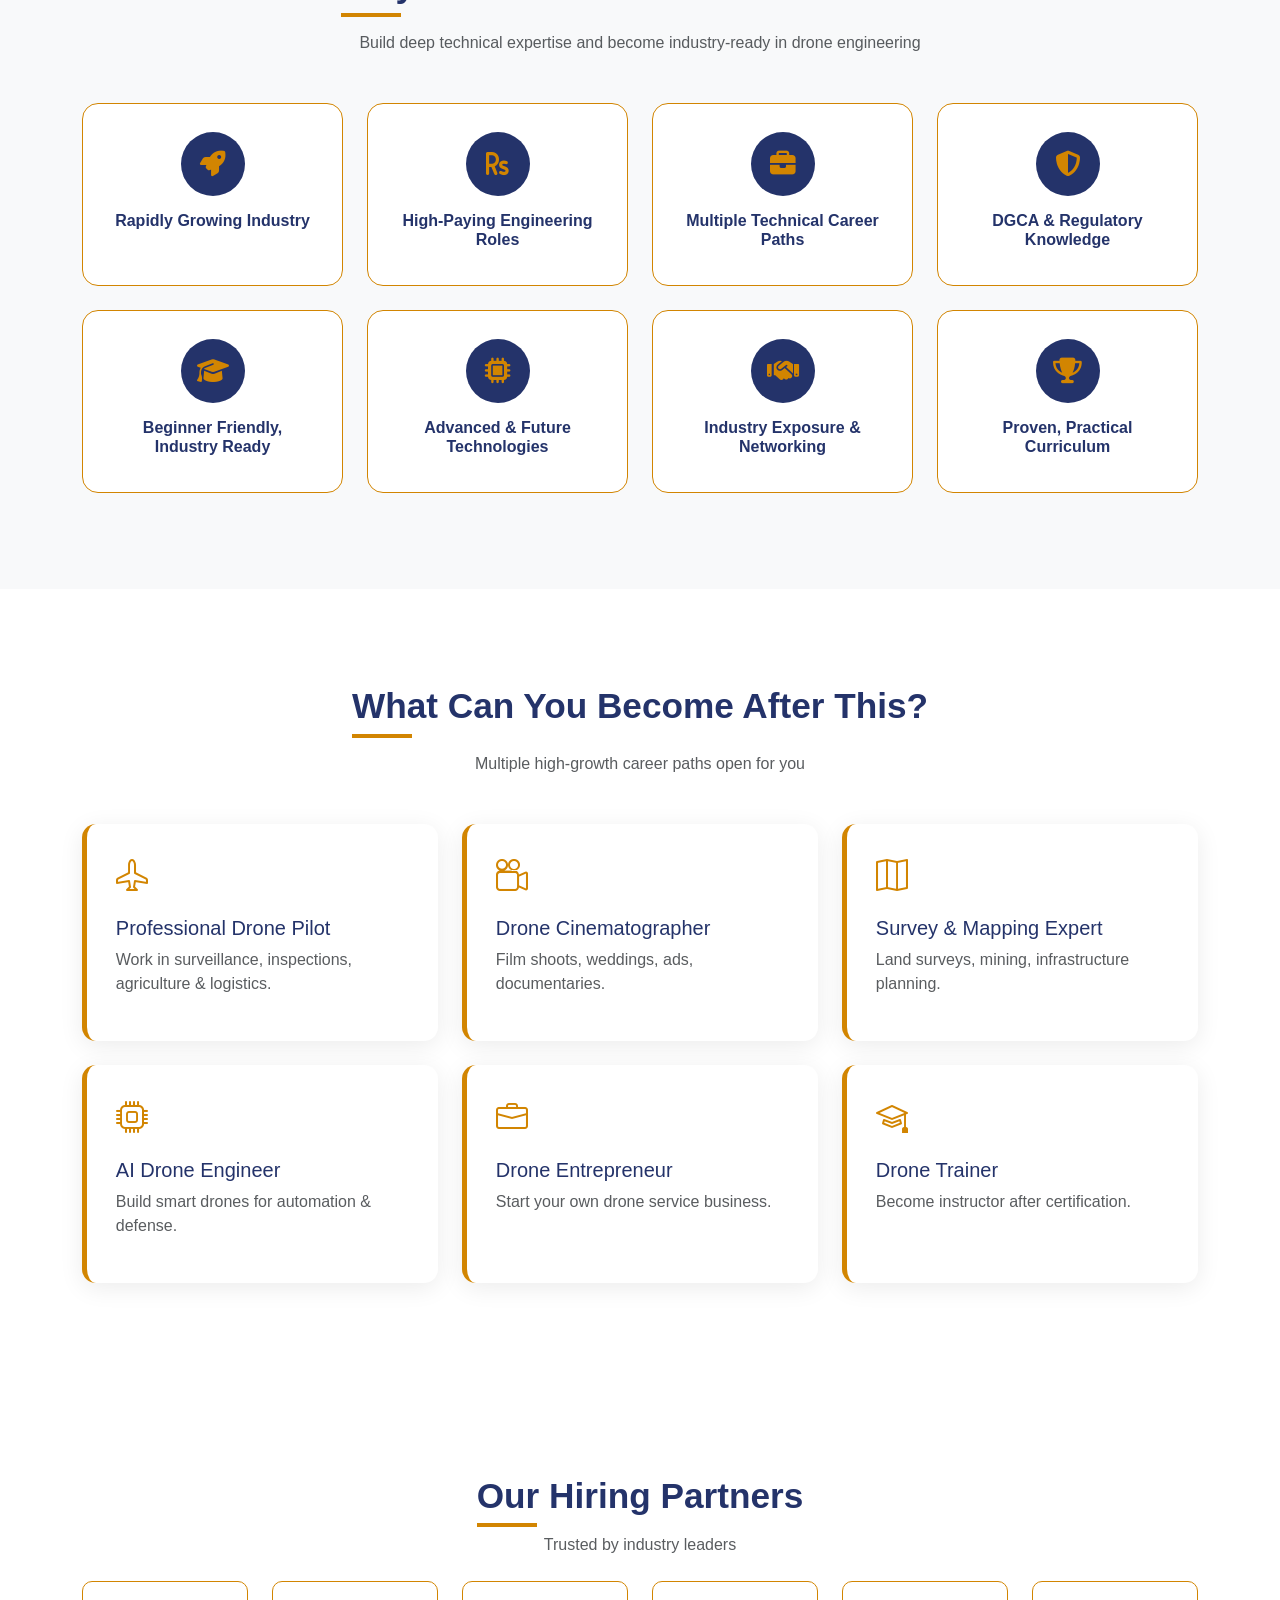
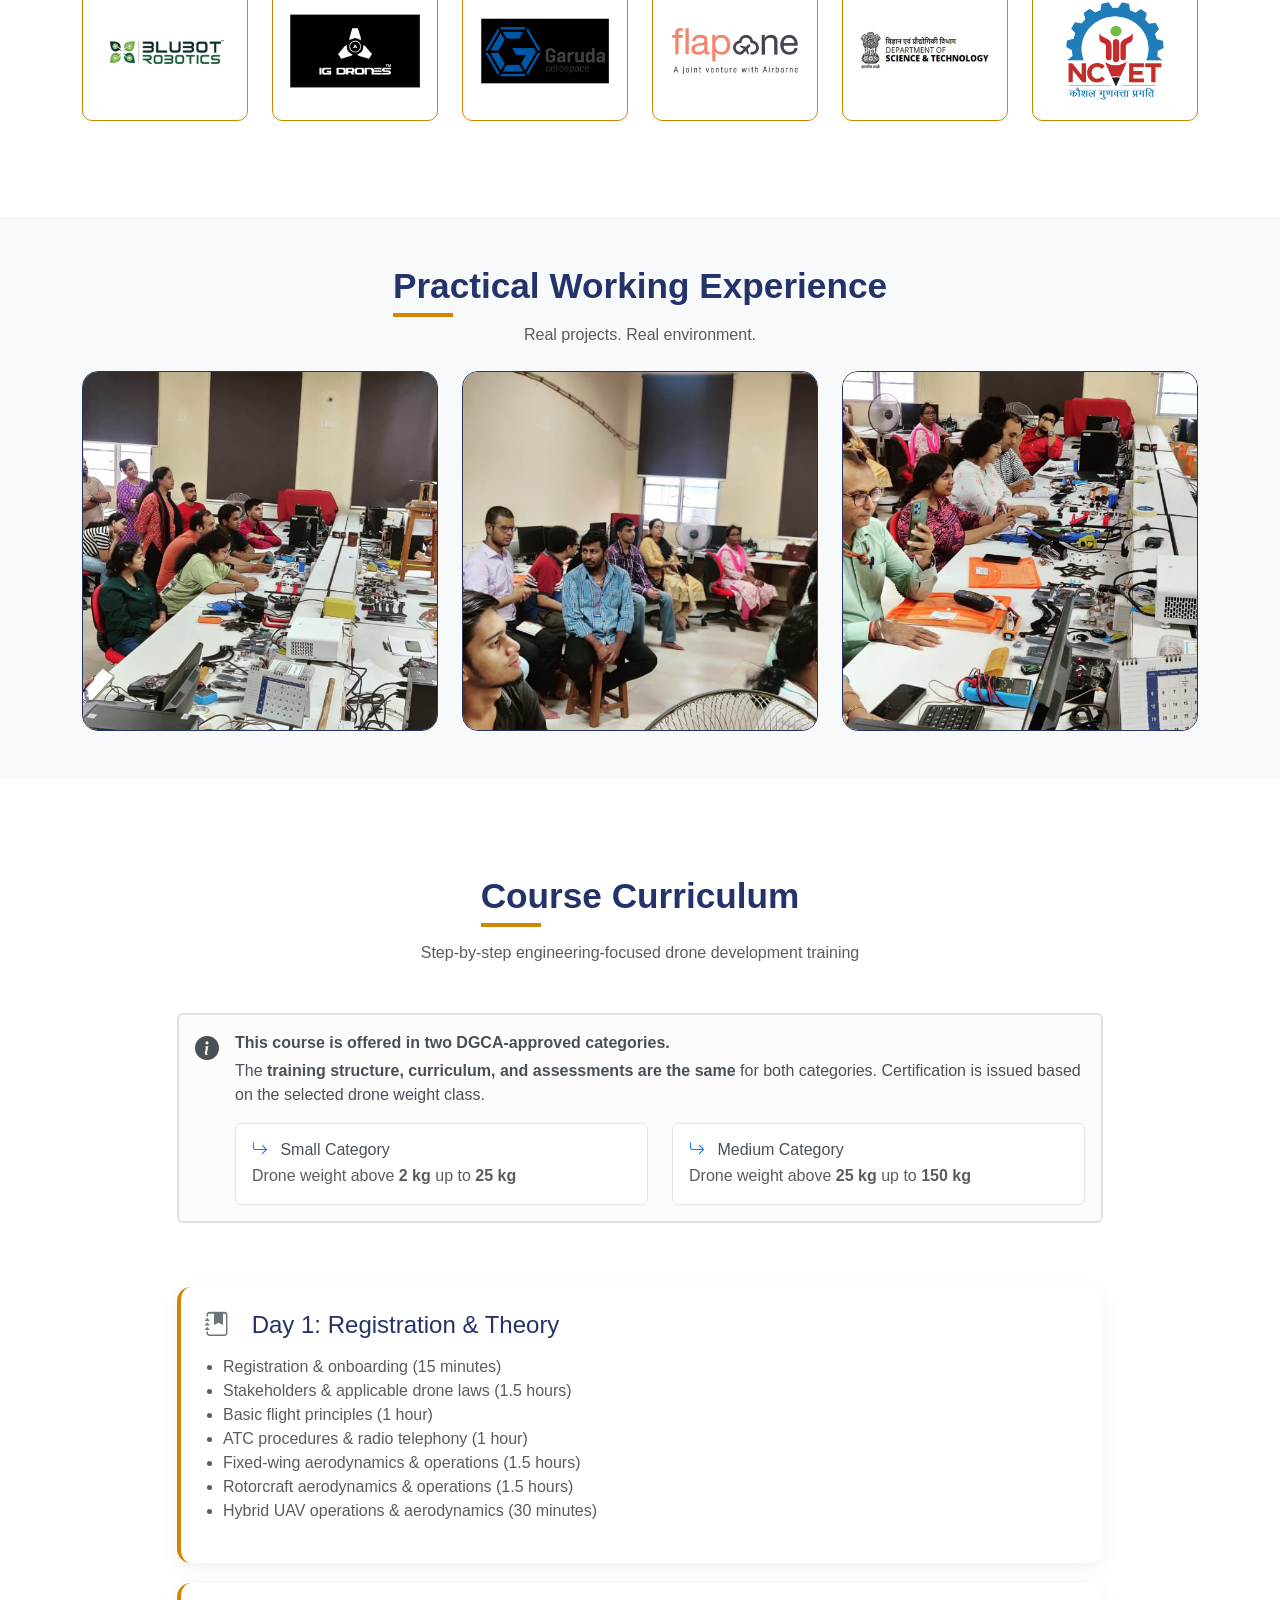
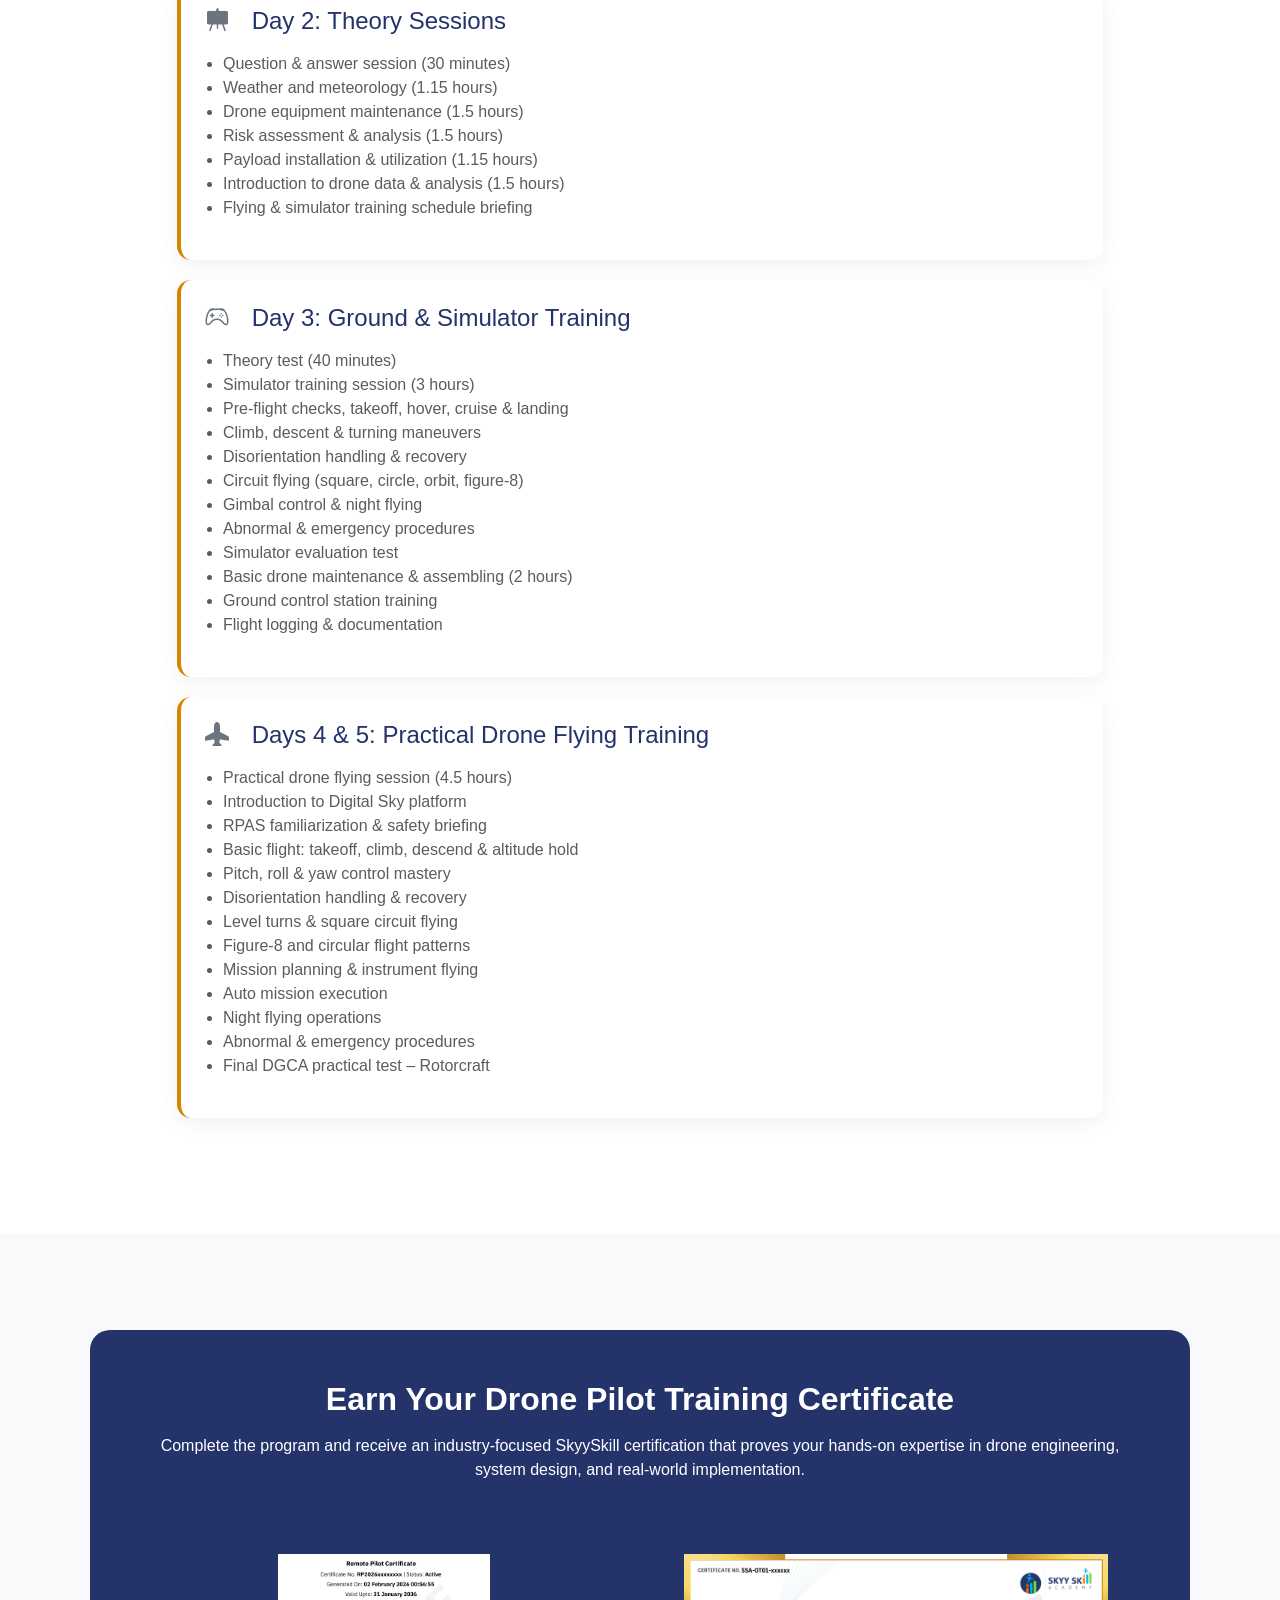
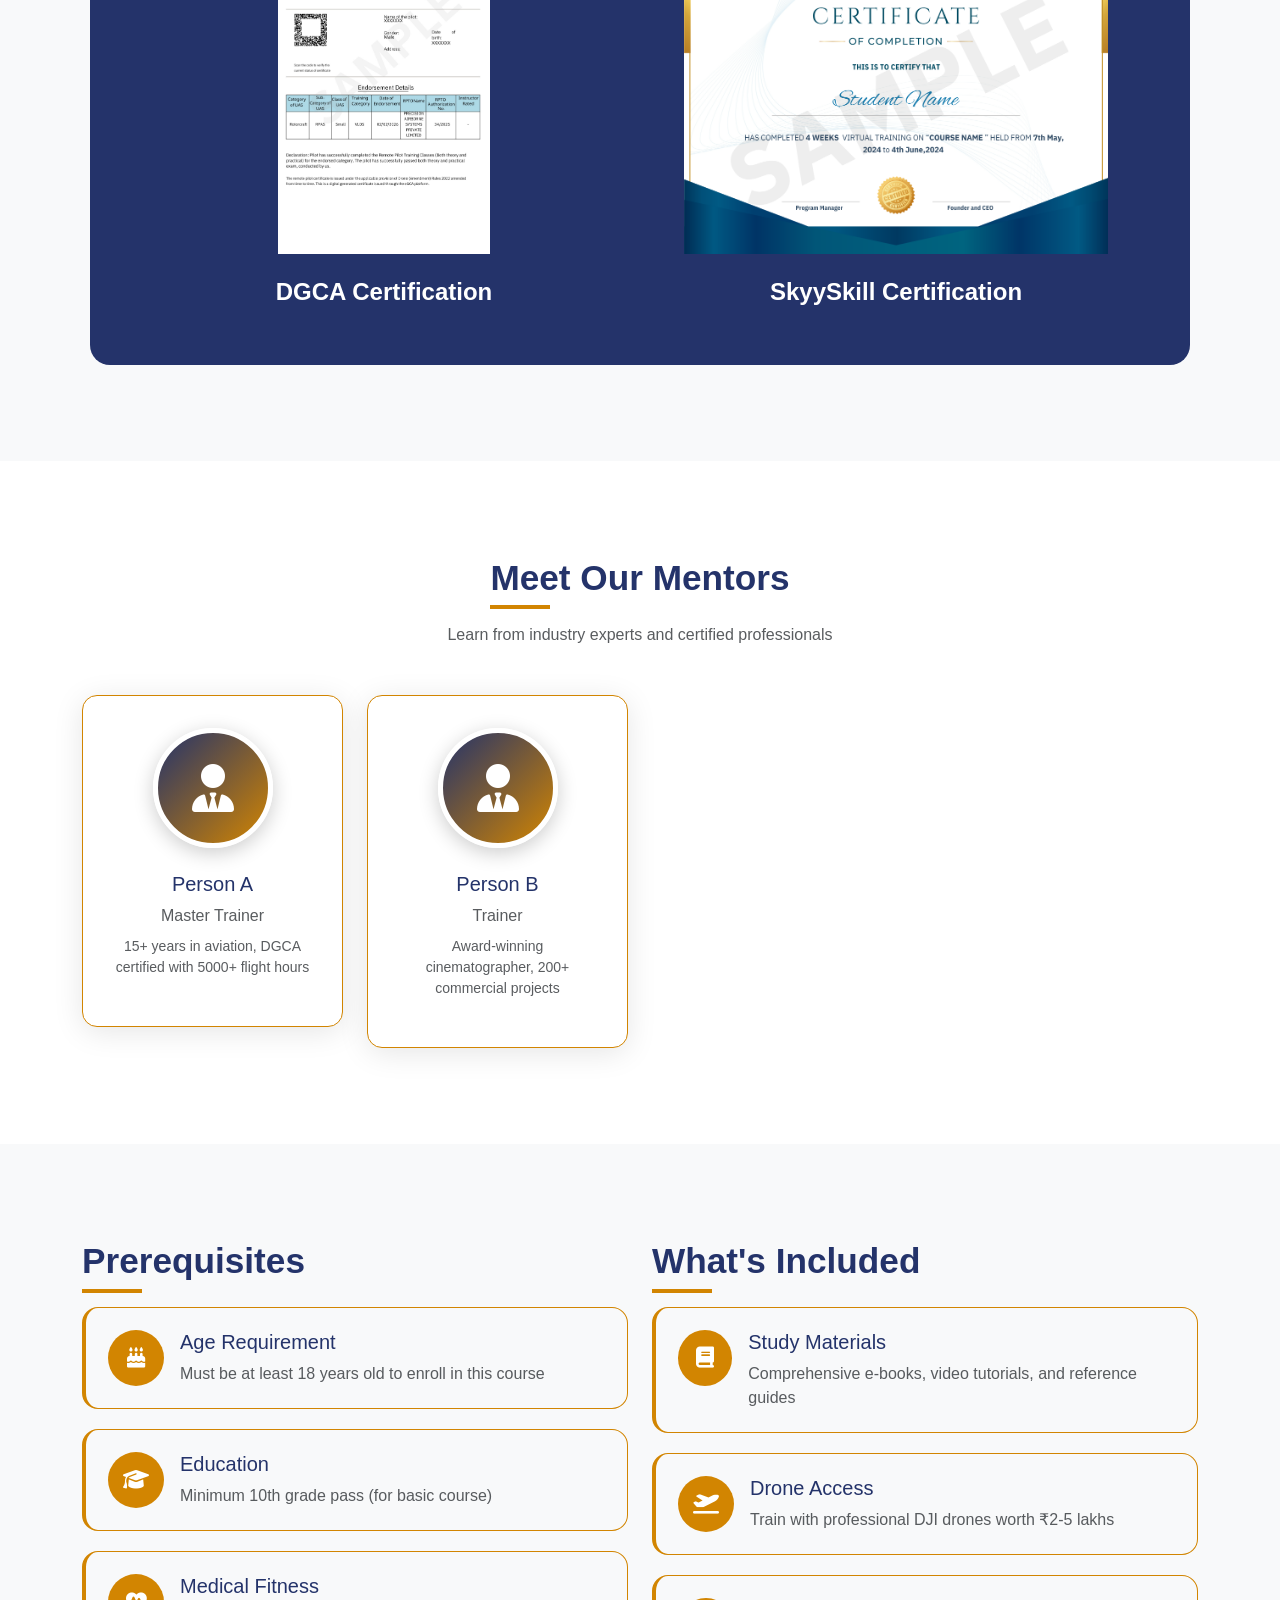
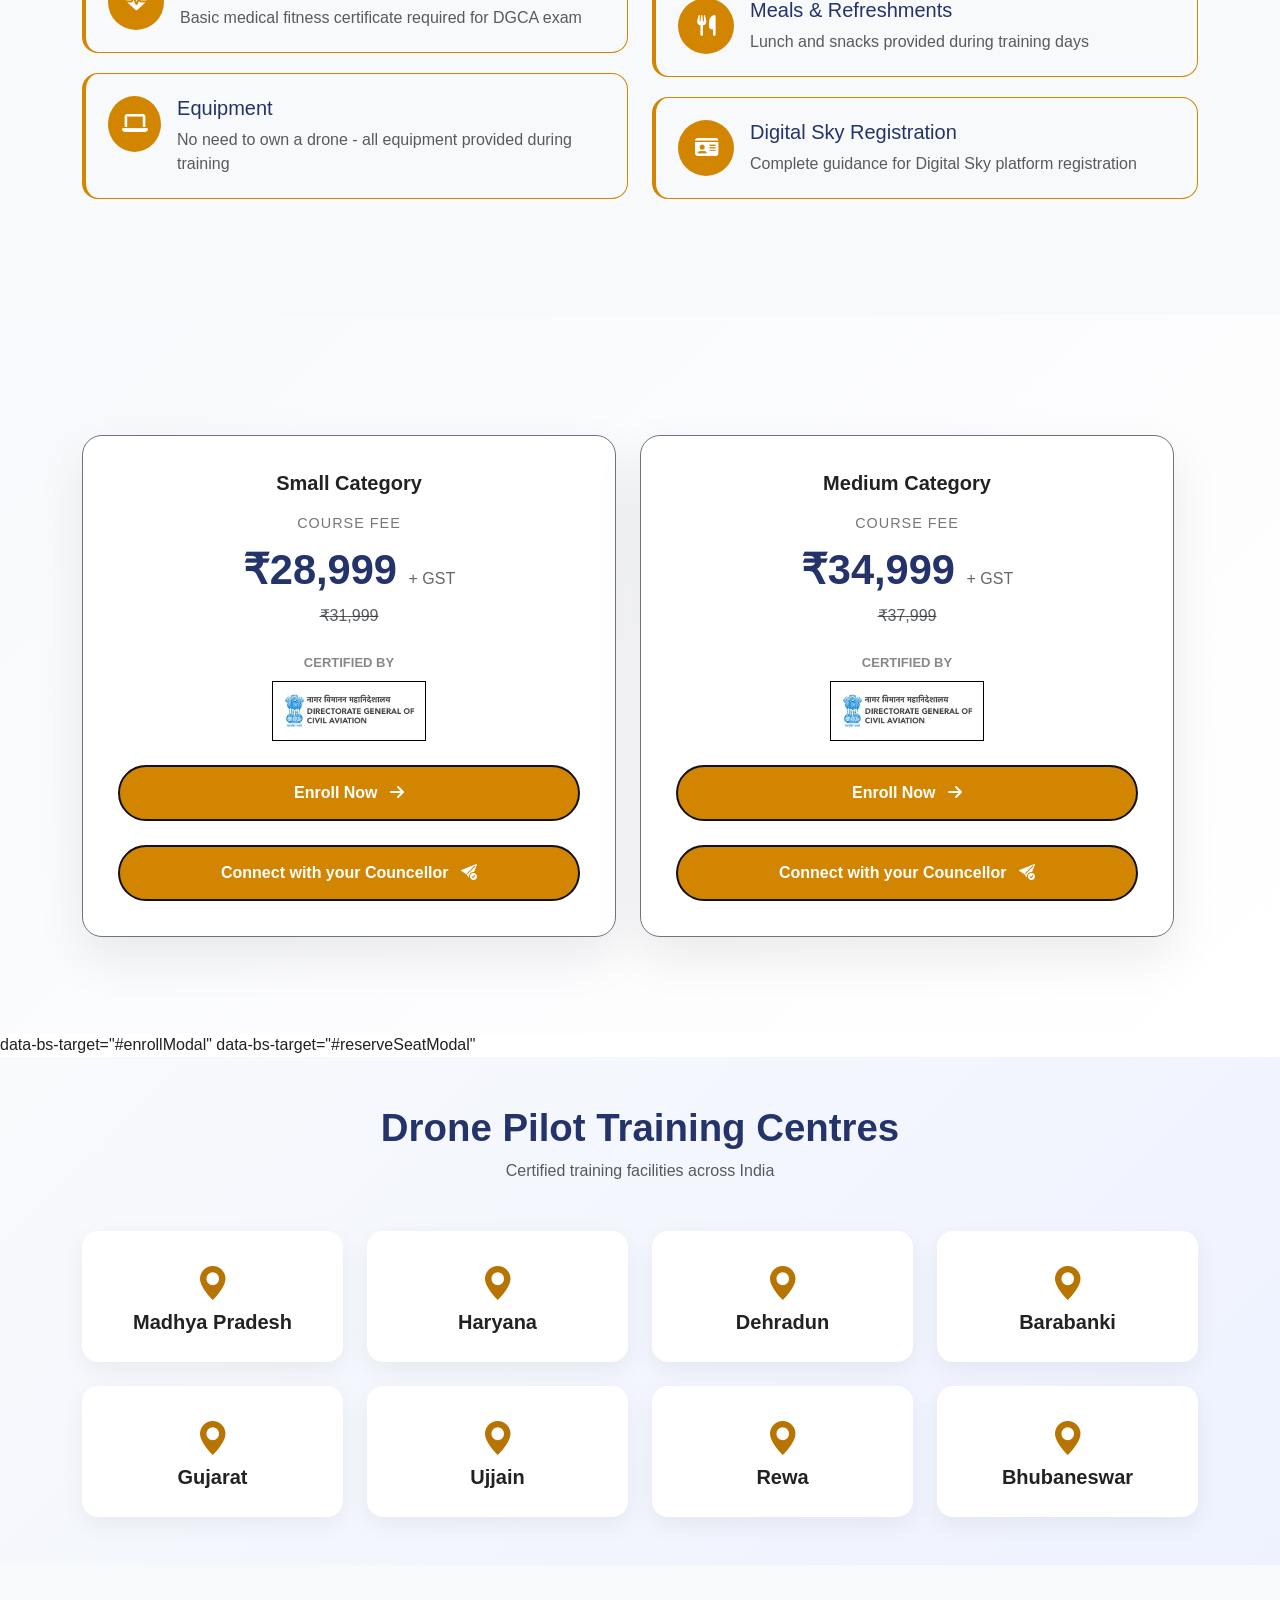
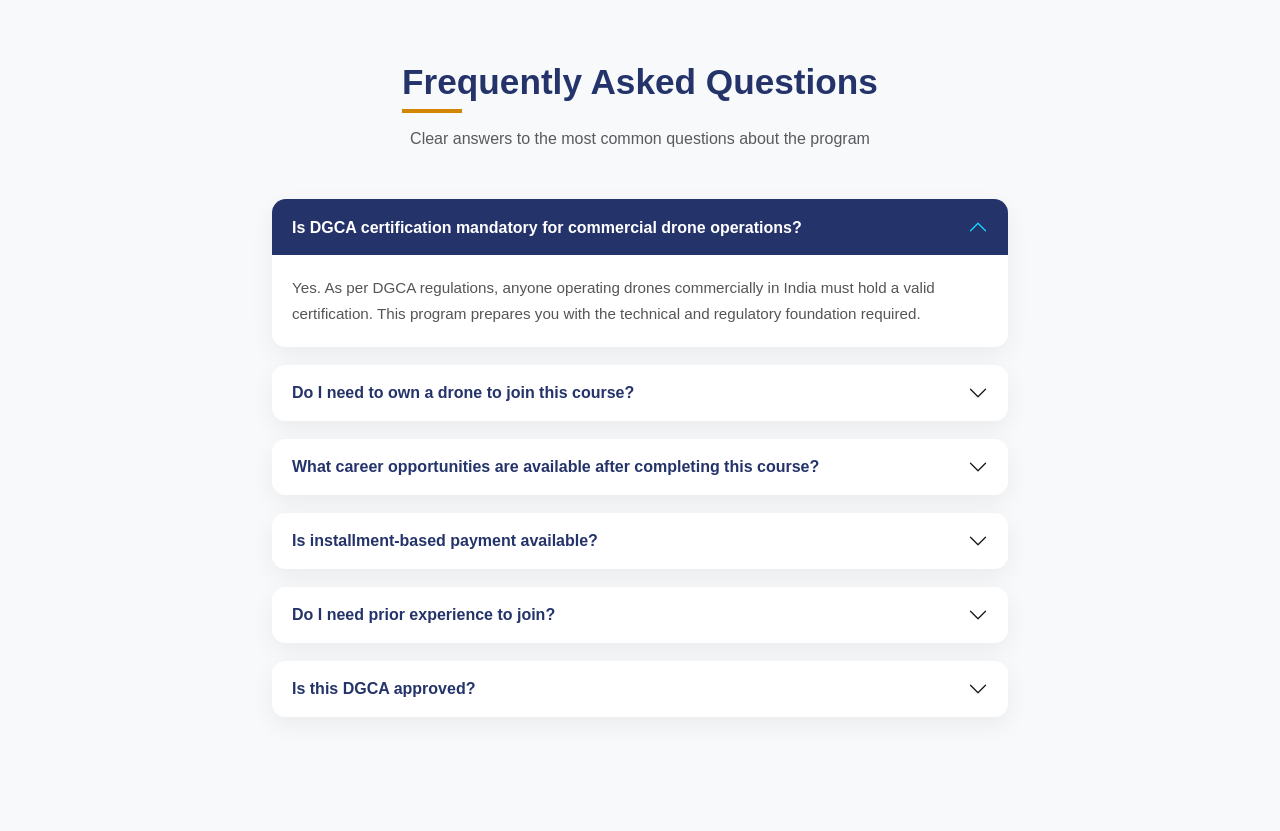
<file: practical/newDroneCouse.html>
<!DOCTYPE html>
<html lang="en">
  <head>
    <meta charset="UTF-8" />
    <meta name="viewport" content="width=device-width, initial-scale=1.0" />
    <title>Drone Pilot Training program with DGCA Licence | Skyyskill</title>

    <!-- Bootstrap -->
    <link
      href="https://cdn.jsdelivr.net/npm/bootstrap@5.3.2/dist/css/bootstrap.min.css"
      rel="stylesheet"
    />

    <link rel="stylesheet" href="https://cdn.jsdelivr.net/npm/bootstrap-icons@1.13.1/font/bootstrap-icons.min.css">

    <!-- Font Awesome -->
    <link href="https://cdnjs.cloudflare.com/ajax/libs/font-awesome/6.5.0/css/all.min.css" rel="stylesheet"
    />
    <style>
      /* ================= ROOT & BASE ================= */
      :root {
        --primary: #24336a;
        --secondary: #d28501;
        --dark: #1a1a1a;
      }

      body {
        font-family: sans-serif;
        background: #ffffff;
        color: #222;
      }

      /* ================= HERO ================= */
      .hero {
        background: var(--primary);
        color: #ffffff;
        padding: 90px 0;
      }

      .hero h1 {
        font-size: 3rem;
        font-weight: 700;
      }

      .hero p {
        font-size: 1.15rem;
        opacity: 0.95;
        margin-top: 15px;
      }

      /* new added  */

      /* ================= BUTTON ================= */
      .btn-primary-custom {
        background: var(--secondary);
        color: #fff;
        border: 2px solid #111;
        padding: 14px 36px;
        border-radius: 50px;
        font-weight: 600;
        transition: 0.3s ease;
      }

      .btn-primary-custom:hover {
        border: 2px solid #111;
        background: #e09411;
        color: white;
        box-shadow: 10px 8px 5px #f1ac34;
        transform: translateY(-2px);
      }

      .hero-image-wrapper {
        display: flex;
        justify-content: center;
        align-items: center;
      }

      .hero-image {
        max-width: 100%;
        height: auto;
        filter: drop-shadow(0 20px 40px rgba(0, 0, 0, 0.25));
      }

      /* ================= STATS ================= */
      .stats-box {
        background: rgba(255, 255, 255, 0.1);
        padding: 20px;
        border-radius: 14px;
        text-align: center;
        min-width: 140px;
      }

      .stats-number {
        font-size: 2.4rem;
        font-weight: 700;
        color: var(--secondary);
      }

      /* ================= SECTION ================= */
      .section-title {
        font-size: 2.2rem;
        font-weight: 900;
        color: var(--primary);
        position: relative;
        display: inline-block;
      }

      .section-title::after {
        content: "";
        width: 60px;
        height: 4px;
        background: var(--secondary);
        position: absolute;
        left: 0;
        bottom: -10px;
      }

      /* ================= FEATURE CARD ================= */
      .feature-card {
        background: #ffffff;
        padding: 28px;
        border-radius: 16px;
        border: 1px solid var(--secondary);
        height: 100%;
        transition: 0.3s ease;
      }

      .feature-card:hover {
        box-shadow: 0 12px 30px rgba(0, 0, 0, 0.08);
        transform: translateY(-5px);
      }

      .feature-icon {
        width: 64px;
        height: 64px;
        background: var(--primary);
        border-radius: 50%;
        display: flex;
        align-items: center;
        justify-content: center;
        color: var(--secondary);
        font-size: 1.6rem;
        margin-bottom: 15px;
      }

      /* ================= COURSE CONTENT ================= */
      .course-content-item {
        background: #ffffff;
        padding: 24px;
        border-radius: 14px;
        border-left: 4px solid var(--secondary);
        box-shadow: 0 5px 20px rgba(0, 0, 0, 0.06);
        margin-bottom: 20px;
      }

      .course-content-item ul {
        padding-left: 18px;
      }

      /* ================= CERTIFICATE ================= */
      .certificate-section {
        background: var(--primary);
        border-radius: 20px;
        padding: 50px;
         max-width: 1100px;     /* 🔹 controls box width */
          margin: 0 auto;       /* 🔹 centers the box */
      }

      .certificate-img {
        background: #ffffff;
        border-radius: 16px;
        height: 360px;
        display: flex;
        align-items: center;
        justify-content: center;
        box-shadow: 0 15px 40px rgba(0, 0, 0, 0.25);
      }

      .certificate-image {
        max-height: 300px;
        object-fit: contain;
      }

      /* ================= CERTIFICATE BENEFITS ALIGNMENT FIX ================= */

      .cert-benefit {
        display: flex;
        align-items: flex-start;
        gap: 16px;
        margin-bottom: 18px;
      }

      .cert-benefit i {
        color: var(--secondary);
        font-size: 1.1rem;
        margin-top: 3px;
        min-width: 20px;
      }

      .cert-text h6 {
        margin: 0;
        font-weight: 600;
      }

      .cert-text p {
        margin: 4px 0 0;
        font-size: 0.9rem;
        opacity: 0.9;
      }

      /* ================= RESPONSIVE ================= */

      @media (max-width: 768px) {
        .certificate-section {
          padding: 30px;
        }

        .certificate-img {
          height: 260px;
        }
      }

      /* ================= MENTORS ================= */
      /* ---- mentor card ---- */
      .mentor-card {
        text-align: center;
        padding: 2rem;
        border: 1px solid var(--secondary);
        background: #fff;
        border-radius: 15px;
        box-shadow: 0 5px 30px rgba(0, 0, 0, 0.1);
        transition: all 0.3s;
      }

      .mentor-card:hover {
        transform: translateY(-10px);
        box-shadow: 0 15px 40px rgba(0, 0, 0, 0.15);
      }

      .mentor-img {
        width: 120px;
        height: 120px;
        background: linear-gradient(135deg, var(--primary), var(--secondary));
        border-radius: 50%;
        margin: 0 auto 1.5rem;
        display: flex;
        align-items: center;
        justify-content: center;
        font-size: 3rem;
        color: #fff;
        border: 5px solid #fff;
        box-shadow: 0 5px 20px rgba(0, 0, 0, 0.2);
      }

      /* ================= ADVANTAGES ================= */
      .advantage-item {
        background: #f8f9fa;
        padding: 22px;
        border-radius: 16px;
        display: flex;
        gap: 16px;
        align-items: flex-start;
        margin-bottom: 20px;
        border: 1px solid var(--secondary);
        border-left: 4px solid var(--secondary);
      }

      .advantage-icon {
        width: 56px;
        height: 56px;
        background: var(--secondary);
        border-radius: 50%;
        color: #fff;
        display: flex;
        align-items: center;
        justify-content: center;
        font-size: 1.3rem;
      }

      /* ================= faq ================= */

      .custom-accordion .accordion-item {
        border: none;
        border-radius: 14px;
        margin-bottom: 18px;
        box-shadow: 0 8px 25px rgba(0, 0, 0, 0.06);
        overflow: hidden;
      }

      .custom-accordion .accordion-button {
        background: #ffffff;
        color: var(--primary);
        font-weight: 600;
        padding: 18px 20px;
        box-shadow: none;
      }

      .custom-accordion .accordion-button:not(.collapsed) {
        background: var(--primary);
        color: #ffffff;
      }

      .custom-accordion .accordion-button::after {
        filter: brightness(0.6);
      }

      .custom-accordion .accordion-button:not(.collapsed)::after {
        filter: brightness(5);
      }

      .custom-accordion .accordion-body {
        font-size: 0.95rem;
        color: #555;
        line-height: 1.7;
        padding: 20px;
        background: #ffffff;
      }

      /* Icon styling */
      .faq-icon {
        width: 36px;
        height: 36px;
        background: var(--secondary);
        color: #fff;
        border-radius: 50%;
        display: inline-flex;
        align-items: center;
        justify-content: center;
        margin-right: 14px;
        font-size: 0.9rem;
      }

      /* ================= RESPONSIVE ================= */
      @media (max-width: 768px) {
        .hero {
          padding: 60px 0;
          text-align: center;
        }

        .hero h1 {
          font-size: 2rem;
        }

        .stats-box {
          width: 100%;
        }

        .certificate-section {
          padding: 30px;
        }

        .certificate-img {
          height: 260px;
          margin-bottom: 30px;
        }
      }

      /* ================= ENROLL SECTION ================= */

      .enroll-section {
        background: linear-gradient(135deg, #f8f9fc, #ffffff);
      }

      .enroll-title {
        font-size: 2.4rem;
        font-weight: 800;
        color: var(--primary);
      }

      .enroll-title span {
        color: var(--secondary);
      }

      .enroll-text {
        font-size: 1.05rem;
        color: #555;
        margin-top: 15px;
        max-width: 520px;
      }

      .enroll-points {
        list-style: none;
        padding: 0;
        margin-top: 25px;
      }

      .enroll-points li {
        font-size: 0.95rem;
        color: #333;
        margin-bottom: 12px;
        display: flex;
        align-items: center;
        gap: 10px;
      }

      .enroll-points i {
        color: var(--primary);
      }

      /* Card */
      .enroll-card {
        background: #ffffff;
        border-radius: 20px;
        padding: 35px;
        box-shadow: 0 20px 50px rgba(0, 0, 0, 0.08);
        text-align: center;
      }

      .price-box {
        margin-bottom: 25px;
      }

      .price-label {
        font-size: 0.9rem;
        color: #777;
        text-transform: uppercase;
        letter-spacing: 1px;
      }

      .price {
        font-size: 2.6rem;
        font-weight: 800;
        color: var(--primary);
        margin: 10px 0;
      }

      .price span {
        font-size: 1rem;
        color: #666;
        font-weight: 500;
      }

      .price-note {
        font-size: 0.85rem;
        color: #777;
      }

      /* Button */
      .btn-enroll {
        background: var(--secondary);
        color: #fff;
        padding: 16px;
        font-size: 1.05rem;
        font-weight: 600;
        border-radius: 50px;
        border: 2px solid var(--dark);
        transition: all 0.3s ease;
      }

      .btn-enroll:hover {
        background: #b87400;
        color: white;
        border: 1px solid black;
        transform: translateY(-2px);
      }

      /* Footer note */
      .enroll-note {
        font-size: 0.85rem;
        color: #666;
        margin-top: 15px;
      }

      /* Responsive */
      @media (max-width: 768px) {
        .enroll-title {
          font-size: 1.9rem;
        }
      }

      /* ===================================== */
      .drone-enroll-modal {
        border-radius: 20px;
        padding: 10px;
      }

      .drone-modal-title {
        font-weight: 900;
        color: var(--primary);
      }

      /* Labels */
      .drone-form-label {
        font-weight: 600;
        font-size: 0.9rem;
      }

      /* Input Group */
      .drone-input-group {
        border-radius: 10px;
        overflow: hidden;
      }

      .drone-input-icon {
        background: var(--primary);
        color: #fff;
        border: none;
        padding: 0 14px;
        display: flex;
        align-items: center;
      }

      /* Inputs */
      .drone-input {
        border-radius: 0 8px 8px 0;
        border: 1px solid #ddd;
      }

      .drone-input:focus {
        border-color: var(--secondary);
        box-shadow: 0 0 0 0.15rem rgba(210, 133, 1, 0.25);
      }

      /* Button */
      .drone-btn-enroll {
        background: var(--secondary);
        color: #fff;
        border-radius: 50px;
        font-weight: 600;
        padding: 14px;
        border: none;
        transition: all 0.3s ease;
        border: 1px solid black;
      }

      .drone-btn-enroll:hover {
        background: #b87400;
        transform: translateY(-2px);
        border: 1px solid black;
        color: white;
      }

      /* Responsive */
      @media (max-width: 768px) {
        .drone-enroll-modal {
          padding: 0;
        }
      }

      /* slider */
/* ===== Image Carousel Styling ===== */

.image-carousel img{
  width:100%;
  height:140px;
  object-fit:contain;
  transition:.3s;
  border: 1px solid var(--secondary);
  border-radius: 10px;
}

/* practical images bigger */
.practical-img{
  width:100%;
  height:360px;
  object-fit:cover;
  border:1px solid var(--primary);
  border-radius:16px;
  transition:0.3s;
}

/* mobile */
@media(max-width:768px){
  .practical-img{
    height:200px;
  }
}


/* mobile adjustments */
@media(max-width:768px){
  .image-carousel img{height:80px;}
}

/* ===== HERO META HIGHLIGHT ===== */

.course-meta{
  display:flex;
  gap:1rem;
  flex-wrap:wrap;
}

/* highlighted pill */
.meta-item.highlight{
  display:flex;
  align-items:center;
  gap:0.6rem;
  background:rgba(255,255,255,0.12);
  border:1px solid rgba(255,255,255,0.25);
  padding:8px 14px;
  border-radius:30px;
  font-size:0.95rem;
  backdrop-filter:blur(6px);
  transition:0.3s;
}

/* icon style */
.meta-item.highlight i{
  color:var(--secondary);
  font-size:1.1rem;
}

/* hover effect */
.meta-item.highlight:hover{
  background:rgba(210,133,1,0.15);
  border-color:var(--secondary);
  transform:translateY(-2px);
}

/* mobile stacking */
@media(max-width:768px){
  .course-meta{
    flex-direction:column;
    align-items:flex-start;
  }
}

/* ===== Course Overview Text ===== */
.overview-text{
  font-size:1.05rem;
  color:#666;
  line-height:1.7;
  max-width:720px;     /* keeps text from stretching too wide */
  margin-bottom:12px; /* tight spacing */
}


/* ===== FORCE CENTER ON MOBILE ===== */
@media (max-width: 768px) {
  .course-meta{
    display: flex;
    flex-direction: column;     /* stack items */
    align-items: center;        /* center horizontally */
    justify-content: center;
    text-align: center;
  }

  .meta-item.highlight{
    justify-content: center;
    text-align: center;
    width: fit-content;        /* shrink to content */
  }
}

/* ===== Career Path ===== */
.career-card{
  background:#fff;
  border-left:5px solid var(--secondary);
  padding:1.8rem;
  border-radius:14px;
  box-shadow:0 5px 25px rgba(0,0,0,.08);
  transition:.3s;
  height:100%;
}
.career-card:hover{
  transform:translateY(-8px);
}
.career-icon{
  font-size:2rem;
  color:var(--secondary);
}

.training-section {
    background: linear-gradient(135deg, #f8fafc, #eef2ff);
}

/* Gradient Heading */
.gradient-text {
    background: linear-gradient(90deg, #2563eb, #06b6d4);
    -webkit-background-clip: text;
    -webkit-text-fill-color: transparent;
}

/* Card Style */
.location-card {
    background: white;
    padding: 28px;
    border-radius: 16px;
    text-align: center;
    box-shadow: 0 8px 24px rgba(0,0,0,0.06);
    transition: all 0.3s ease;
    cursor: pointer;
    height: 100%;
}

/* Icon */
.location-card i {
    font-size: 34px;
    color: #b87400;
    margin-bottom: 12px;
}

/* Title */
.location-card h5 {
    font-weight: 600;
    margin: 0;
}

/* Hover Effect */
.location-card:hover {
    transform: translateY(-8px);
    box-shadow: 0 14px 40px rgba(37, 99, 235, 0.18);
    background: linear-gradient(135deg, #24336a, #2563eb);
    color: white;
}

.location-card:hover i {
    color: white;
}

/* Mobile tweak */
@media (max-width: 576px) {
    .location-card {
        padding: 22px;
    }
}


/* -- new added - 03/02/2026 -- */
.cert-label {
  font-size: 13px;
  font-weight: 600;
  color: #888;
  text-transform: uppercase;
}

.enroll-highlights {
  list-style: none;
  padding: 0;
  margin: 0;
  font-size: 14px;
}

.enroll-highlights li {
  display: flex;
  align-items: center;
  gap: 8px;
  margin-bottom: 6px;
  color: #555;
}

.enroll-highlights i {
  color: var(--primary);
}

    </style>
  </head>

  <body>

      <!-- Course Hero -->
      <section class="hero" id="home">
        <div class="container">
          <div class="row align-items-center g-4">
            <!-- Left Content -->
            <div class="col-lg-6 hero-content">
              <h1 style="font-weight: 800">
            Drone Pilot Training program with DGCA Licence
              </h1>

            <p class="mt-4 hero-desc">
              Become a DGCA-certified professional drone pilot with hands-on flight training, safety procedures, and airspace regulations. This practical program prepares beginners for real-world commercial drone operations in just weeks.
            </p>

          <div class="course-meta mt-3">
            <div class="meta-item highlight">
              <i class="bi bi-clock-fill"></i>
              <span><strong>Duration:</strong> 1.5 Months</span>
            </div>
            <div class="meta-item highlight">
              <i class="bi bi-calendar-event-fill"></i>
              <span><strong>Start:</strong> 15 Feb 2026</span>
            </div>
          </div>

              <button
                class="btn btn-primary-custom mt-4"
                data-bs-toggle="modal"
                data-bs-target="#enrollModal"
              >
                Enroll Now <i class="fas fa-arrow-right ms-2"></i>
              </button>
            </div>

            <!-- Right Image -->
            <div class="col-lg-6 text-center">
              <div class="hero-image-wrapper">
                <!-- Add your image URL later -->
                <img
                  src="/dronecard.png"
                  alt="Drone Dev Engineer Training"
                  class="hero-image"
                  width="500"
                />
              </div>
            </div>
          </div>
        </div>
      </section>

      <!-- Course Overview -->
      <section class="py-5" id="overview">
        <div class="container my-5">
          <div class="row g-4">
            <!-- Left Content -->
           <div class="col-lg-8">
                <h2 class="section-title mb-4">
                    Drone Pilot Training Program with DGCA Licence
                </h2>

                <p class="overview-text">
                    This <strong>DGCA-approved Drone Pilot Training Program</strong> is designed
                    to prepare beginners for safe, legal, and professional drone operations in
                    India. The course focuses on real-world flying skills, airspace awareness,
                    and operational safety — not just theory.
                </p>

                <p class="overview-text">
                    You will receive hands-on flight training using industry-standard drones,
                    learn DGCA regulations, emergency handling, and mission planning, and gain
                    the confidence required for commercial drone operations.
                </p>

                <!-- Key Highlights -->
                <div class="mt-5">
                    <div class="d-flex gap-4 mb-4">
                    <div class="feature-icon">
                        <i class="fas fa-drone"></i>
                    </div>
                    <div>
                        <h5>Hands-on Flight Training</h5>
                        <p class="text-muted">
                        Practical flying sessions covering takeoff, landing, navigation, and
                        emergency procedures
                        </p>
                    </div>
                    </div>

                    <div class="d-flex gap-4 mb-4">
                    <div class="feature-icon">
                        <i class="fas fa-map-marked-alt"></i>
                    </div>
                    <div>
                        <h5>DGCA Rules & Airspace Awareness</h5>
                        <p class="text-muted">
                        Learn Indian drone regulations, airspace classification, and
                        compliance requirements
                        </p>
                    </div>
                    </div>

                    <div class="d-flex gap-4 mb-4">
                    <div class="feature-icon">
                        <i class="fas fa-shield-alt"></i>
                    </div>
                    <div>
                        <h5>Safety & Commercial Operations</h5>
                        <p class="text-muted">
                        Understand risk management, pre-flight checks, and professional
                        drone usage scenarios
                        </p>
                    </div>
                    </div>
                </div>
                </div>


            <!-- Right Card -->
            <div class="col-lg-4">
              <div
                class="card border-0 shadow-lg"
                style="border-radius: 20px; overflow: hidden"
              >
                <div
                  class="card-body p-4"
                  style="
                    background: linear-gradient(
                      135deg,
                      var(--primary),
                      #1a2544
                    );
                  "
                >
                  <h4 class="text-white mb-4">
                    <i class="fas fa-info-circle me-2"></i>Course Details
                  </h4>

                  <div
                    class="mb-3 pb-3"
                    style="border-bottom: 1px solid rgba(255, 255, 255, 0.2)"
                  >
                    <div class="d-flex justify-content-between text-white">
                      <span
                        ><i
                          class="fas fa-clock me-2"
                          style="color: var(--secondary)"
                        ></i
                        >Duration</span
                      >
                      <strong>1.5 Months</strong>
                    </div>
                  </div>

                    <div
                    class="mb-3 pb-3"
                    style="border-bottom: 1px solid rgba(255, 255, 255, 0.2)"
                  >
                    <div class="d-flex justify-content-between text-white">
                      <span
                        > <i class="bi bi-calendar-event-fill me-2"
                        style="color: var(--secondary)"></i>Start</span
                      >
                      <strong>15th Feb 2026</strong>
                    </div>
                  </div>

                  <!-- NEW ADDED  -->
                       <div
                    class="mb-3 pb-3"
                    style="border-bottom: 1px solid rgba(255, 255, 255, 0.2)"
                  >
                    <div class="d-flex justify-content-between text-white">
                      <span
                        > <i class="bi bi-mortarboard me-2"
                        style="color: var(--secondary)"></i>Eligibility</span
                      >
                      <strong>10th Pass & Above</strong>
                    </div>
                  </div>

                  <div
                    class="mb-3 pb-3"
                    style="border-bottom: 1px solid rgba(255, 255, 255, 0.2)"
                  >
                    <div class="d-flex justify-content-between text-white">
                      <span
                        ><i
                          class="fas fa-signal me-2"
                          style="color: var(--secondary)"
                        ></i
                        >Level</span
                      >
                      <strong>Beginner – Intermediate</strong>
                    </div>
                  </div>

                  <div
                    class="mb-3 pb-3"
                    style="border-bottom: 1px solid rgba(255, 255, 255, 0.2)"
                  >
                    <div class="d-flex justify-content-between text-white">
                      <span
                        ><i
                          class="fas fa-users me-2"
                          style="color: var(--secondary)"
                        ></i
                        >Batch Size</span
                      >
                      <strong>Max 15</strong>
                    </div>
                  </div>

                  <div
                    class="mb-3 pb-3"
                    style="border-bottom: 1px solid rgba(255, 255, 255, 0.2)"
                  >
                    <div class="d-flex justify-content-between text-white">
                      <span
                        ><i
                          class="fas fa-calendar me-2"
                          style="color: var(--secondary)"
                        ></i
                        >Schedule</span
                      >
                      <strong>Flexible</strong>
                    </div>
                  </div>

                  <div
                    class="mb-3 pb-3"
                    style="border-bottom: 1px solid rgba(255, 255, 255, 0.2)"
                  >
                    <div class="d-flex justify-content-between text-white">
                      <span
                        ><i
                          class="fas fa-language me-2"
                          style="color: var(--secondary)"
                        ></i
                        >Language</span
                      >
                      <strong>English / Hindi</strong>
                    </div>
                  </div>

                  <div
                    class="mb-3 pb-3"
                    style="border-bottom: 1px solid rgba(255, 255, 255, 0.2)"
                  >
                    <div class="d-flex justify-content-between text-white">
                      <span
                        ><i
                          class="fas fa-certificate me-2"
                          style="color: var(--secondary)"
                        ></i
                        >Certificate</span
                      >
                      <strong>DGCA Certified</strong>
                    </div>
                  </div>


                  <button
                    class="btn btn-primary-custom w-100 mt-4"
                    data-bs-toggle="modal"
                    data-bs-target="#enrollModal"
                    style="
                      background: var(--secondary);
                      color: #fff;
                      font-weight: 600;
                      padding: 12px;
                    "
                  >
                    Enroll Now
                  </button>
                </div>
              </div>
            </div>
          </div>
        </div>
      </section>

      <!-- Why Take This Course -->
      <section class="py-5 bg-light" id="why-course">
        <div class="container my-5">
          <div class="text-center mb-5">
            <h2 class="section-title">Why Should You Take This Course?</h2>
            <p class="text-muted mt-3">
              Build deep technical expertise and become industry-ready in drone
              engineering
            </p>
          </div>

          <div class="row g-4">
            <!-- Industry Growth -->
            <div class="col-md-6 col-lg-3">
              <div class="feature-card text-center">
                <div class="feature-icon mx-auto">
                  <i class="fas fa-rocket"></i>
                </div>
                <h6 style="color: var(--primary); font-weight: 700">
                  Rapidly Growing Industry
                </h6>
                <!-- <p class="text-muted mt-3">
                  UAV and drone engineering is one of the fastest-growing tech
                  sectors with demand across defense, agriculture, logistics,
                  and AI.
                </p> -->
              </div>
            </div>

            <!-- High Salary -->
            <div class="col-md-6 col-lg-3">
              <div class="feature-card text-center">
                <div class="feature-icon mx-auto">
                  <i class="fas fa-rupee-sign"></i>
                </div>
                <h6 style="color: var(--primary); font-weight: 700">
                  High-Paying Engineering Roles
                </h6>
                <!-- <p class="text-muted mt-3">
                  Drone engineers earn ₹6–15 LPA with strong growth in R&D,
                  automation, and AI-integrated UAV systems.
                </p> -->
              </div>
            </div>

            <!-- Technical Career Paths -->
            <div class="col-md-6 col-lg-3">
              <div class="feature-card text-center">
                <div class="feature-icon mx-auto">
                  <i class="fas fa-briefcase"></i>
                </div>
                <h6 style="color: var(--primary); font-weight: 700">
                  Multiple Technical Career Paths
                </h6>
                <!-- <p class="text-muted mt-3">
                  Work as UAV design engineer, flight control engineer, AI drone
                  developer, or start your own drone startup.
                </p> -->
              </div>
            </div>

            <!-- DGCA & Regulations -->
            <div class="col-md-6 col-lg-3">
              <div class="feature-card text-center">
                <div class="feature-icon mx-auto">
                  <i class="fas fa-shield-alt"></i>
                </div>
                <h6 style="color: var(--primary); font-weight: 700">
                  DGCA & Regulatory Knowledge
                </h6>
                <!-- <p class="text-muted mt-3">
                  Learn airspace rules, certifications, and compliance essential
                  for legal drone development and operations in India.
                </p> -->
              </div>
            </div>

            <!-- No Prior Experience -->
            <div class="col-md-6 col-lg-3">
              <div class="feature-card text-center">
                <div class="feature-icon mx-auto">
                  <i class="fas fa-graduation-cap"></i>
                </div>
                <h6 style="color: var(--primary); font-weight: 700">
                  Beginner Friendly, Industry Ready
                </h6>
                <!-- <p class="text-muted mt-3">
                  Designed for students and professionals with no prior drone
                  experience—concepts start from fundamentals.
                </p> -->
              </div>
            </div>

            <!-- Advanced Tech -->
            <div class="col-md-6 col-lg-3">
              <div class="feature-card text-center">
                <div class="feature-icon mx-auto">
                  <i class="fas fa-microchip"></i>
                </div>
                <h6 style="color: var(--primary); font-weight: 700">
                  Advanced & Future Technologies
                </h6>
                <!-- <p class="text-muted mt-3">
                  Work on AI-based navigation, computer vision, autonomous
                  flight systems, and smart UAV architectures.
                </p> -->
              </div>
            </div>

            <!-- Industry Exposure -->
            <div class="col-md-6 col-lg-3">
              <div class="feature-card text-center">
                <div class="feature-icon mx-auto">
                  <i class="fas fa-handshake"></i>
                </div>
                <h6 style="color: var(--primary); font-weight: 700">
                  Industry Exposure & Networking
                </h6>
                <!-- <p class="text-muted mt-3">
                  Get exposure to real-world drone projects, industry tools, and
                  connect with professionals in the UAV ecosystem.
                </p> -->
              </div>
            </div>

            <!-- Proven Curriculum -->
            <div class="col-md-6 col-lg-3">
              <div class="feature-card text-center">
                <div class="feature-icon mx-auto">
                  <i class="fas fa-trophy"></i>
                </div>
                <h6 style="color: var(--primary); font-weight: 700">
                  Proven, Practical Curriculum
                </h6>
                <!-- <p class="text-muted mt-3">
                  Curriculum designed by drone engineers covering hardware,
                  firmware, AI, and real-time flight systems.
                </p> -->
              </div>
            </div>
          </div>
        </div>
      </section>

      <!-- Career Paths -->
      <section class="py-5" id="career">
        <div class="container my-5">
          <div class="text-center mb-5">
            <h2 class="section-title">What Can You Become After This?</h2>
            <p class="text-muted mt-3">Multiple high-growth career paths open for you</p>
          </div>

          <div class="row g-4">

            <div class="col-md-4">
              <div class="career-card">
                <i class="bi bi-airplane career-icon"></i>
                <h5 class="mt-3" style="color:var(--primary)">Professional Drone Pilot</h5>
                <p class="text-muted">Work in surveillance, inspections, agriculture & logistics.</p>
              </div>
            </div>

            <div class="col-md-4">
              <div class="career-card">
                <i class="bi bi-camera-reels career-icon"></i>
                <h5 class="mt-3" style="color:var(--primary)">Drone Cinematographer</h5>
                <p class="text-muted">Film shoots, weddings, ads, documentaries.</p>
              </div>
            </div>

            <div class="col-md-4">
              <div class="career-card">
                <i class="bi bi-map career-icon"></i>
                <h5 class="mt-3" style="color:var(--primary)">Survey & Mapping Expert</h5>
                <p class="text-muted">Land surveys, mining, infrastructure planning.</p>
              </div>
            </div>

            <div class="col-md-4">
              <div class="career-card">
                <i class="bi bi-cpu career-icon"></i>
                <h5 class="mt-3" style="color:var(--primary)">AI Drone Engineer</h5>
                <p class="text-muted">Build smart drones for automation & defense.</p>
              </div>
            </div>

            <div class="col-md-4">
              <div class="career-card">
                <i class="bi bi-briefcase career-icon"></i>
                <h5 class="mt-3" style="color:var(--primary)">Drone Entrepreneur</h5>
                <p class="text-muted">Start your own drone service business.</p>
              </div>
            </div>

            <div class="col-md-4">
              <div class="career-card">
                <i class="bi bi-mortarboard career-icon"></i>
                <h5 class="mt-3" style="color:var(--primary)">Drone Trainer</h5>
                <p class="text-muted">Become instructor after certification.</p>
              </div>
            </div>

          </div>
        </div>
      </section>


      <!-- Hiring Partners Carousel -->
      <section class="py-5" id="partners">
        <div class="container my-5">
          <div class="text-center mb-4">
            <h2 class="section-title">Our Hiring Partners</h2>
            <p class="text-muted mt-2">Trusted by industry leaders</p>
          </div>

          <div id="partnersCarousel" 
              class="carousel slide image-carousel" 
              data-bs-ride="carousel" 
              data-bs-interval="2000">

            <div class="carousel-inner">

              <!-- slide 1 -->
              <div class="carousel-item active">
                <div class="row text-center g-4">
                  <div class="col-4 col-md-2"><img src="/hiring/client1.png" alt=""></div>
                  <div class="col-4 col-md-2"><img src="/hiring/client2.png" alt=""></div>
                  <div class="col-4 col-md-2"><img src="/hiring/client3.png" alt=""></div>
                  <div class="col-4 col-md-2"><img src="/hiring/client4.png" alt=""></div>
                  <div class="col-4 col-md-2"><img src="/hiring/client5.png" alt=""></div>
                  <div class="col-4 col-md-2"><img src="/hiring/client6.png" alt=""></div>
                </div>
              </div>

              <!-- slide 2 -->
              <div class="carousel-item">
                <div class="row text-center g-4">
                  <div class="col-4 col-md-2"><img src="/hiring/client1.png" alt=""></div>
                  <div class="col-4 col-md-2"><img src="/hiring/client2.png" alt=""></div>
                  <div class="col-4 col-md-2"><img src="/hiring/client3.png" alt=""></div>
                  <div class="col-4 col-md-2"><img src="/hiring/client4.png" alt=""></div>
                  <div class="col-4 col-md-2"><img src="/hiring/client5.png" alt=""></div>
                  <div class="col-4 col-md-2"><img src="/hiring/client6.png" alt=""></div>
                </div>
              </div>

            </div>
          </div>
        </div>
      </section>

      <!-- Practical Working Carousel -->  
      <section class="py-5 bg-light" id="practical">
        <div class="container">   <!-- ✅ keeps everything aligned -->
          
          <div class="text-center mb-4">
            <h2 class="section-title">Practical Working Experience</h2>
            <p class="text-muted mt-2">Real projects. Real environment.</p>
          </div>

          <!-- Carousel wrapper -->
          <div class="row justify-content-center">
            <div class="col-12">

              <div id="practicalCarousel"
                  class="carousel slide practical-carousel"
                  data-bs-ride="carousel"
                  data-bs-interval="2500"
                  data-bs-pause="false">

                <div class="carousel-inner">

                  <!-- Slide 1 -->
                  <div class="carousel-item active">
                    <div class="row g-4">
                      <div class="col-12 col-md-4">
                        <img src="/practical/1.jpeg" class="practical-img" alt="">
                      </div>
                      <div class="col-12 col-md-4">
                        <img src="/practical/2.jpeg" class="practical-img" alt="">
                      </div>
                      <div class="col-12 col-md-4">
                        <img src="/practical/3.jpeg" class="practical-img" alt="">
                      </div>
                    </div>
                  </div>

                  <!-- Slide 2 -->
                  <div class="carousel-item">
                    <div class="row g-4">
                      <div class="col-12 col-md-4">
                        <img src="/practical/4.jpeg" class="practical-img" alt="">
                      </div>
                      <div class="col-12 col-md-4">
                        <img src="/practical/7.jpeg" class="practical-img" alt="">
                      </div>
                      <div class="col-12 col-md-4">
                        <img src="/practical/6.jpeg" class="practical-img" alt="">
                      </div>
                    </div>
                  </div>

                      <!-- Slide 3 -->
                  <div class="carousel-item">
                    <div class="row g-4">
                      <div class="col-12 col-md-4">
                        <img src="/practical/7.jpeg" class="practical-img" alt="">
                      </div>
                      <div class="col-12 col-md-4">
                        <img src="/practical/12.jpeg" class="practical-img" alt="">
                      </div>
                      <div class="col-12 col-md-4">
                        <img src="/practical/13.jpeg" class="practical-img" alt="">
                      </div>
                    </div>
                  </div>

                </div>

              </div>

            </div>
          </div>

        </div>
      </section>

      <!-- Course Contents -->
      <section class="py-5" id="curriculum">
        <div class="container my-5">
          <div class="text-center mb-5">
            <h2 class="section-title">Course Curriculum</h2>
            <p class="text-muted mt-3">
              Step-by-step engineering-focused drone development training
            </p>
          </div>

<!-- Category Clarification -->
<div class="row justify-content-center mb-5">
  <div class="col-lg-10">
    <div class="alert alert-light border border-2 d-flex gap-3 align-items-start">
      <i class="bi bi-info-circle-fill fs-4"></i>
      <div>
        <strong>This course is offered in two DGCA-approved categories.</strong>
        <p class="mb-2 mt-1">
          The <strong>training structure, curriculum, and assessments are the same</strong>
          for both categories. Certification is issued based on the selected drone weight class.
        </p>

        <div class="row mt-3">
          <div class="col-md-6">
            <div class="border rounded p-3 h-100 bg-white">
              <h6 class="mb-1">
                <i class="bi bi-arrow-return-right me-2 text-primary"></i>
                Small Category
              </h6>
              <p class="mb-0 text-muted">
                Drone weight above <strong>2 kg</strong> up to <strong>25 kg</strong>
              </p>
            </div>
          </div>

          <div class="col-md-6">
            <div class="border rounded p-3 h-100 bg-white">
              <h6 class="mb-1">
                <i class="bi bi-arrow-return-right me-2 text-primary"></i>
                Medium Category
              </h6>
              <p class="mb-0 text-muted">
                Drone weight above <strong>25 kg</strong> up to <strong>150 kg</strong>
              </p>
            </div>
          </div>
        </div>

      </div>
    </div>
  </div>
</div>

<div class="row">
<div class="col-lg-10 mx-auto">

  <!-- Day 1 -->
  <div class="course-content-item">
    <h4 style="color: var(--primary)">
      <i class="bi bi-journal-bookmark-fill me-3 text-secondary"></i>
      Day 1: Registration & Theory
    </h4>

    <ul class="mt-3 text-muted">
      <li>Registration & onboarding (15 minutes)</li>
      <li>Stakeholders & applicable drone laws (1.5 hours)</li>
      <li>Basic flight principles (1 hour)</li>
      <li>ATC procedures & radio telephony (1 hour)</li>
      <li>Fixed-wing aerodynamics & operations (1.5 hours)</li>
      <li>Rotorcraft aerodynamics & operations (1.5 hours)</li>
      <li>Hybrid UAV operations & aerodynamics (30 minutes)</li>
    </ul>
  </div>

  <!-- Day 2 -->
  <div class="course-content-item">
    <h4 style="color: var(--primary)">
      <i class="bi bi-easel-fill me-3 text-secondary"></i>
      Day 2: Theory Sessions
    </h4>

    <ul class="mt-3 text-muted">
      <li>Question & answer session (30 minutes)</li>
      <li>Weather and meteorology (1.15 hours)</li>
      <li>Drone equipment maintenance (1.5 hours)</li>
      <li>Risk assessment & analysis (1.5 hours)</li>
      <li>Payload installation & utilization (1.15 hours)</li>
      <li>Introduction to drone data & analysis (1.5 hours)</li>
      <li>Flying & simulator training schedule briefing</li>
    </ul>
  </div>

  <!-- Day 3 -->
  <div class="course-content-item">
    <h4 style="color: var(--primary)">
      <i class="bi bi-controller me-3 text-secondary"></i>
      Day 3: Ground & Simulator Training
    </h4>

    <ul class="mt-3 text-muted">
      <li>Theory test (40 minutes)</li>
      <li>Simulator training session (3 hours)</li>
      <li>Pre-flight checks, takeoff, hover, cruise & landing</li>
      <li>Climb, descent & turning maneuvers</li>
      <li>Disorientation handling & recovery</li>
      <li>Circuit flying (square, circle, orbit, figure-8)</li>
      <li>Gimbal control & night flying</li>
      <li>Abnormal & emergency procedures</li>
      <li>Simulator evaluation test</li>
      <li>Basic drone maintenance & assembling (2 hours)</li>
      <li>Ground control station training</li>
      <li>Flight logging & documentation</li>
    </ul>
  </div>

  <!-- Day 4 & 5 -->
  <div class="course-content-item">
    <h4 style="color: var(--primary)">
      <i class="bi bi-airplane-fill me-3 text-secondary"></i>
      Days 4 & 5: Practical Drone Flying Training
    </h4>

    <ul class="mt-3 text-muted">
      <li>Practical drone flying session (4.5 hours)</li>
      <li>Introduction to Digital Sky platform</li>
      <li>RPAS familiarization & safety briefing</li>
      <li>Basic flight: takeoff, climb, descend & altitude hold</li>
      <li>Pitch, roll & yaw control mastery</li>
      <li>Disorientation handling & recovery</li>
      <li>Level turns & square circuit flying</li>
      <li>Figure-8 and circular flight patterns</li>
      <li>Mission planning & instrument flying</li>
      <li>Auto mission execution</li>
      <li>Night flying operations</li>
      <li>Abnormal & emergency procedures</li>
      <li>Final DGCA practical test – Rotorcraft</li>
    </ul>
  </div>

</div>

          </div>
        </div>
      </section>

      <!-- Certificate -->
      <section class="py-5 bg-light" id="certificate">
        <div class="container my-5">
          <div class="certificate-section text-center">
          <h2 class="text-white mb-3" style="font-weight: 900">
            Earn Your Drone Pilot Training Certificate
          </h2>

          <p class="text-white mb-4" style=" text-align: center;">
            Complete the program and receive an industry-focused SkyySkill certification that proves your hands-on expertise in drone engineering, system design, and real-world implementation.
          </p>

            <div class="row mt-5 g-4 justify-content-center">

            <!-- DGCA Certificate -->
            <div class="col-lg-6">
                <div class="certificate-card text-center h-100">
                <img
                    src="/dgca_certificate.jpeg"
                    alt="DGCA Drone Pilot Certification"
                    class="img-fluid mb-4 certificate-image"
                />

                <h4 class="text-white fw-bold">DGCA Certification</h4>
                </div>
            </div>

            <!-- SkyySkill Certificate -->
            <div class="col-lg-6">
                <div class="certificate-card text-center h-100">
                <img
                    src="/certificate.png"
                    alt="SkyySkill Drone Development Certification"
                    class="img-fluid mb-4 certificate-image"
                />

                <h4 class="text-white fw-bold">SkyySkill Certification</h4>

                </div>
            </div>

            </div>


          </div>
        </div>
      </section>

      <!-- Mentors -->
      <section class="py-5" id="mentors">
        <div class="container my-5">
          <div class="text-center mb-5">
            <h2 class="section-title">Meet Our Mentors</h2>
            <p class="text-muted mt-3">
              Learn from industry experts and certified professionals
            </p>
          </div>
          <div class="row g-4">
            <div class="col-md-3">
              <div class="mentor-card">
                <div class="mentor-img">
                  <i class="fas fa-user-tie"></i>
                </div>
                <h5 style="color: var(--primary)">Person A</h5>
                <p class="text-muted mb-2">Master Trainer</p>
                <p class="small text-muted">
                  15+ years in aviation, DGCA certified with 5000+ flight hours
                </p>
              </div>
            </div>
            <div class="col-md-3">
              <div class="mentor-card">
                <div class="mentor-img">
                  <i class="fas fa-user-tie"></i>
                </div>
                <h5 style="color: var(--primary)">Person B</h5>
                <p class="text-muted mb-2">Trainer</p>
                <p class="small text-muted">
                  Award-winning cinematographer, 200+ commercial projects
                </p>
              </div>
            </div>
            <!-- <div class="col-md-3">
                        <div class="mentor-card">
                            <div class="mentor-img">
                                <i class="fas fa-user-tie"></i>
                            </div>
                            <h5 style="color: var(--primary);">Amit Patel</h5>
                            <p class="text-muted mb-2">Technical Specialist</h5>
                            <p class="small text-muted">Drone tech engineer, ex-DRDO, 10+ years experience</p>
                        </div>
                    </div> -->
            <!-- <div class="col-md-3">
                        <div class="mentor-card">
                            <div class="mentor-img">
                                <i class="fas fa-user-tie"></i>
                            </div>
                            <h5 style="color: var(--primary);">Sneha Reddy</h5>
                            <p class="text-muted mb-2">Survey & Mapping Lead</p>
                            <p class="small text-muted">GIS expert, completed 100+ mapping projects nationwide</p>
                        </div>
                    </div> -->
          </div>
        </div>
      </section>

      <!-- Prerequisites -->
      <section class="py-5 bg-light">
        <div class="container my-5">
          <div class="row">
            <div class="col-lg-6">
              <h2 class="section-title mb-4">Prerequisites</h2>
              <div class="advantage-item">
                <div class="advantage-icon">
                  <i class="fas fa-birthday-cake"></i>
                </div>
                <div>
                  <h5 style="color: var(--primary)">Age Requirement</h5>
                  <p class="text-muted mb-0">
                    Must be at least 18 years old to enroll in this course
                  </p>
                </div>
              </div>
              <div class="advantage-item">
                <div class="advantage-icon">
                  <i class="fas fa-graduation-cap"></i>
                </div>
                <div>
                  <h5 style="color: var(--primary)">Education</h5>
                  <p class="text-muted mb-0">
                    Minimum 10th grade pass (for basic course)
                  </p>
                </div>
              </div>
              <div class="advantage-item">
                <div class="advantage-icon">
                  <i class="fas fa-heartbeat"></i>
                </div>
                <div>
                  <h5 style="color: var(--primary)">Medical Fitness</h5>
                  <p class="text-muted mb-0">
                    Basic medical fitness certificate required for DGCA exam
                  </p>
                </div>
              </div>
              <div class="advantage-item">
                <div class="advantage-icon">
                  <i class="fas fa-laptop"></i>
                </div>
                <div>
                  <h5 style="color: var(--primary)">Equipment</h5>
                  <p class="text-muted mb-0">
                    No need to own a drone - all equipment provided during
                    training
                  </p>
                </div>
              </div>
            </div>
            <div class="col-lg-6">
              <h2 class="section-title mb-4">What's Included</h2>
              <div class="advantage-item">
                <div class="advantage-icon">
                  <i class="fas fa-book"></i>
                </div>
                <div>
                  <h5 style="color: var(--primary)">Study Materials</h5>
                  <p class="text-muted mb-0">
                    Comprehensive e-books, video tutorials, and reference guides
                  </p>
                </div>
              </div>
              <div class="advantage-item">
                <div class="advantage-icon">
                  <i class="fas fa-plane-departure"></i>
                </div>
                <div>
                  <h5 style="color: var(--primary)">Drone Access</h5>
                  <p class="text-muted mb-0">
                    Train with professional DJI drones worth ₹2-5 lakhs
                  </p>
                </div>
              </div>
              <div class="advantage-item">
                <div class="advantage-icon">
                  <i class="fas fa-utensils"></i>
                </div>
                <div>
                  <h5 style="color: var(--primary)">Meals & Refreshments</h5>
                  <p class="text-muted mb-0">
                    Lunch and snacks provided during training days
                  </p>
                </div>
              </div>
              <div class="advantage-item">
                <div class="advantage-icon">
                  <i class="fas fa-id-card"></i>
                </div>
                <div>
                  <h5 style="color: var(--primary)">
                    Digital Sky Registration
                  </h5>
                  <p class="text-muted mb-0">
                    Complete guidance for Digital Sky platform registration
                  </p>
                </div>
              </div>
            </div>
          </div>
        </div>
      </section>

      <!-- Enroll Now Section -->
      <section class="py-5 enroll-section">
        <div class="container my-5">
          <div class="row align-items-center g-4">

  <div class="row g-4">

    <!-- Small Category -->
    <div class="col-lg-6">
      <div class="enroll-card text-center border border-secondary">
        <h5 class="fw-bold mb-3">Small Category</h5>

        <div class="price-box">
          <span class="price-label">Course Fee</span>
          <h3 class="price">
            ₹28,999 <span>+ GST</span>
          </h3>
          <p class="text-muted mb-1">
            <del>₹31,999</del>
          </p>
        </div>

        <!-- Certified By -->
        <div class="certified-by mt-3 d-flex flex-column align-items-center text-center">
          <span class="cert-label mb-2">Certified By</span>
          <img src="/dgca.png" alt="DGCA Certification Logo" height="60" class="border border-black"/>
        </div>

        <button
          class="btn btn-primary-custom mt-4 w-100"
          data-bs-toggle="modal"
          data-bs-target="#enrollModal"
        >
          Enroll Now <i class="fas fa-arrow-right ms-2"></i>
        </button>

         <button
          class="btn btn-primary-custom mt-4 w-100"
          data-bs-toggle="modal"
          data-bs-target="#enrollModal"
        >
          Connect with your Councellor <i class="bi bi-send-check-fill ms-2"></i>
        </button>
      </div>
    </div>

    <!-- Medium Category -->
    <div class="col-lg-6">
      <div class="enroll-card text-center border border-secondary">
        <h5 class="fw-bold mb-3">Medium Category</h5>

        <div class="price-box">
          <span class="price-label">Course Fee</span>
          <h3 class="price">
            ₹34,999 <span>+ GST</span>
          </h3>
          <p class="text-muted mb-1">
            <del>₹37,999</del>
          </p>
        </div>

        <!-- Certified By -->
        <div class="certified-by mt-3 d-flex flex-column align-items-center text-center">
          <span class="cert-label mb-2">Certified By</span>
          <img src="/dgca.png" alt="DGCA Certification Logo" height="60" class="border border-black"/>
        </div>

       <button
          class="btn btn-primary-custom mt-4 w-100"
          data-bs-toggle="modal"
          data-bs-target="#enrollModal"
        >
          Enroll Now <i class="fas fa-arrow-right ms-2"></i>
        </button>

        <button
          class="btn btn-primary-custom mt-4 w-100"
          data-bs-toggle="modal"
          data-bs-target="#enrollModal"
        >
          Connect with your Councellor <i class="bi bi-send-check-fill ms-2"></i>
        </button>
      </div>
    </div>

  </div>
  </div>
</div>


          </div>
        </div>
      </section>

        data-bs-target="#enrollModal"

        data-bs-target="#reserveSeatModal"

      <!-- locations -->
      <section class="training-section py-5">

          <div class="container">

              <!-- Section Header -->
              <div class="text-center mb-5">
                  <h2 class=" enroll-title">
                      Drone Pilot Training Centres
                  </h2>
                  <p class="text-muted mt-2">
                      Certified training facilities across India
                  </p>
              </div>

              <!-- Cards -->
              <div class="row g-4">

                  <!-- Card -->
                  <div class="col-lg-3 col-md-4 col-sm-6">
                      <div class="location-card">
                          <i class="bi bi-geo-alt-fill"></i>
                          <h5>Madhya Pradesh</h5>
                      </div>
                  </div>

                  <div class="col-lg-3 col-md-4 col-sm-6">
                      <div class="location-card">
                          <i class="bi bi-geo-alt-fill"></i>
                          <h5>Haryana</h5>
                      </div>
                  </div>

                  <div class="col-lg-3 col-md-4 col-sm-6">
                      <div class="location-card">
                          <i class="bi bi-geo-alt-fill"></i>
                          <h5>Dehradun</h5>
                      </div>
                  </div>

                  <div class="col-lg-3 col-md-4 col-sm-6">
                      <div class="location-card">
                          <i class="bi bi-geo-alt-fill"></i>
                          <h5>Barabanki</h5>
                      </div>
                  </div>

                  <div class="col-lg-3 col-md-4 col-sm-6">
                      <div class="location-card">
                          <i class="bi bi-geo-alt-fill"></i>
                          <h5>Gujarat</h5>
                      </div>
                  </div>

                  <div class="col-lg-3 col-md-4 col-sm-6">
                      <div class="location-card">
                          <i class="bi bi-geo-alt-fill"></i>
                          <h5>Ujjain</h5>
                      </div>
                  </div>

                  <div class="col-lg-3 col-md-4 col-sm-6">
                      <div class="location-card">
                          <i class="bi bi-geo-alt-fill"></i>
                          <h5>Rewa</h5>
                      </div>
                  </div>

                  <div class="col-lg-3 col-md-4 col-sm-6">
                      <div class="location-card">
                          <i class="bi bi-geo-alt-fill"></i>
                          <h5>Bhubaneswar</h5>
                      </div>
                  </div>

              </div>

          </div>
      </section>


    <!-- FAQ Section -->
      <section class="py-5 bg-light" id="faq">
        <div class="container my-5">
          <div class="text-center mb-5">
            <h2 class="section-title">Frequently Asked Questions</h2>
            <p class="text-muted mt-3">
              Clear answers to the most common questions about the program
            </p>
          </div>

          <div class="row">
            <div class="col-lg-8 mx-auto">
              <div class="accordion custom-accordion" id="faqAccordion">
                <!-- FAQ 1 -->
                <div class="accordion-item">
                  <h2 class="accordion-header">
                    <button
                      class="accordion-button"
                      type="button"
                      data-bs-toggle="collapse"
                      data-bs-target="#faq1"
                    >
                      <!-- <span class="faq-icon">
                        <i class="fas fa-question-circle"></i>
                      </span> -->
                      Is DGCA certification mandatory for commercial drone
                      operations?
                    </button>
                  </h2>
                  <div
                    id="faq1"
                    class="accordion-collapse collapse show"
                    data-bs-parent="#faqAccordion"
                  >
                    <div class="accordion-body">
                      Yes. As per DGCA regulations, anyone operating drones
                      commercially in India must hold a valid certification.
                      This program prepares you with the technical and
                      regulatory foundation required.
                    </div>
                  </div>
                </div>

                <!-- FAQ 2 -->
                <div class="accordion-item">
                  <h2 class="accordion-header">
                    <button
                      class="accordion-button collapsed"
                      type="button"
                      data-bs-toggle="collapse"
                      data-bs-target="#faq2"
                    >
                      <!-- <span class="faq-icon">
                        <i class="fas fa-circle-check"></i>
                      </span> -->
                      Do I need to own a drone to join this course?
                    </button>
                  </h2>
                  <div
                    id="faq2"
                    class="accordion-collapse collapse"
                    data-bs-parent="#faqAccordion"
                  >
                    <div class="accordion-body">
                      No. All required drones, components, tools, and test
                      equipment are provided during the training. You will work
                      on multiple drone setups under expert supervision.
                    </div>
                  </div>
                </div>

                <!-- FAQ 3 -->
                <div class="accordion-item">
                  <h2 class="accordion-header">
                    <button
                      class="accordion-button collapsed"
                      type="button"
                      data-bs-toggle="collapse"
                      data-bs-target="#faq3"
                    >
                      <!-- <span class="faq-icon">
                        <i class="fas fa-briefcase"></i>
                      </span> -->
                      What career opportunities are available after completing
                      this course?
                    </button>
                  </h2>
                  <div
                    id="faq3"
                    class="accordion-collapse collapse"
                    data-bs-parent="#faqAccordion"
                  >
                    <div class="accordion-body">
                      Graduates can explore roles in drone R&D, UAV startups,
                      system integration, testing, field operations, and
                      autonomous systems development.
                    </div>
                  </div>
                </div>

                <!-- FAQ 4 -->
                <div class="accordion-item">
                  <h2 class="accordion-header">
                    <button
                      class="accordion-button collapsed"
                      type="button"
                      data-bs-toggle="collapse"
                      data-bs-target="#faq4"
                    >
                      <!-- <span class="faq-icon">
                        <i class="fas fa-credit-card"></i>
                      </span> -->
                      Is installment-based payment available?
                    </button>
                  </h2>
                  <div
                    id="faq4"
                    class="accordion-collapse collapse"
                    data-bs-parent="#faqAccordion"
                  >
                    <div class="accordion-body">
                      Yes. Flexible installment options are available. Please
                      connect with the admissions team for customized payment
                      plans.
                    </div>
                  </div>
                </div>

                  <!-- FAQ 5 -->
                <div class="accordion-item">
                  <h2 class="accordion-header">
                    <button
                      class="accordion-button collapsed"
                      type="button"
                      data-bs-toggle="collapse"
                      data-bs-target="#faq4"
                    >
                      <!-- <span class="faq-icon">
                        <i class="fas fa-credit-card"></i>
                      </span> -->
                       Do I need prior experience to join?
                    </button>
                  </h2>
                  <div
                    id="faq4"
                    class="accordion-collapse collapse"
                    data-bs-parent="#faqAccordion"
                  >
                    <div class="accordion-body">
                      No experience needed. We start from absolute basics.
                    </div>
                  </div>
                </div>

                  <!-- FAQ 6 -->
                <div class="accordion-item">
                  <h2 class="accordion-header">
                    <button
                      class="accordion-button collapsed"
                      type="button"
                      data-bs-toggle="collapse"
                      data-bs-target="#faq4"
                    >
                      <!-- <span class="faq-icon">
                        <i class="fas fa-credit-card"></i>
                      </span> -->
                       Is this DGCA approved?
                    </button>
                  </h2>
                  <div
                    id="faq4"
                    class="accordion-collapse collapse"
                    data-bs-parent="#faqAccordion"
                  >
                    <div class="accordion-body">
                      Yes, training follows DGCA guidelines and certification process.
                    </div>
                  </div>
                </div>

              </div>
            </div>
          </div>
        </div>
      </section>

    <!-- ========================= -->
    <!-- Enroll Modal -->
    <div class="modal fade" id="enrollModal" tabindex="-1" aria-hidden="true">
      <div class="modal-dialog modal-dialog-centered modal-lg">
        <div class="modal-content drone-enroll-modal">
          <!-- Modal Header -->
          <div class="modal-header border-0">
            <h5 class="modal-title drone-modal-title">
              <i class="fas fa-pen me-2"></i> Course Enrollment
            </h5>
            <button
              type="button"
              class="btn-close"
              data-bs-dismiss="modal"
            ></button>
          </div>

          <!-- Modal Body -->
          <div class="modal-body">
            <p class="text-muted mb-4 me-2">
              Fill in your details and our team will contact you shortly.
            </p>

            <hr />
            <form>
              <div class="row g-3">
                <!-- Name -->
                <div class="col-md-6">
                  <label class="form-label drone-form-label">Full Name</label>
                  <div class="input-group drone-input-group">
                    <span class="input-group-text drone-input-icon">
                      <i class="fas fa-user"></i>
                    </span>
                    <input
                      type="text"
                      class="form-control drone-input"
                      placeholder="Enter your name"
                      required
                    />
                  </div>
                </div>

                <!-- Email -->
                <div class="col-md-6">
                  <label class="form-label drone-form-label"
                    >Email Address</label
                  >
                  <div class="input-group drone-input-group">
                    <span class="input-group-text drone-input-icon">
                      <i class="fas fa-envelope"></i>
                    </span>
                    <input
                      type="email"
                      class="form-control drone-input"
                      placeholder="Enter your email"
                      required
                    />
                  </div>
                </div>

                <!-- Phone -->
                <div class="col-md-6">
                  <label class="form-label drone-form-label"
                    >Phone Number</label
                  >
                  <div class="input-group drone-input-group">
                    <span class="input-group-text drone-input-icon">
                      <i class="fas fa-phone"></i>
                    </span>
                    <input
                      type="tel"
                      class="form-control drone-input"
                      placeholder="Enter your phone number"
                      required
                    />
                  </div>
                </div>

                <!-- Qualification -->
                <div class="col-md-6">
                  <label class="form-label drone-form-label"
                    >Highest Qualification</label
                  >
                  <div class="input-group drone-input-group">
                    <span class="input-group-text drone-input-icon">
                      <i class="fas fa-graduation-cap"></i>
                    </span>
                    <select class="form-select drone-input" required>
                      <option value="">Select qualification</option>
                      <option>10th</option>
                      <option>12th</option>
                      <option>Diploma</option>
                      <option>Graduate</option>
                      <option>Post Graduate</option>
                      <option>Working Professional</option>
                    </select>
                  </div>
                </div>
              </div>

              <!-- Submit Button -->
              <div class="text-center mt-4">
                <button type="submit" class="btn drone-btn-enroll px-5">
                  Submit Application <i class="fas fa-paper-plane ms-2"></i>
                </button>
              </div>
            </form>
          </div>
        </div>
      </div>
    </div>

    <!-- Reserve your seat -->
      <div class="modal fade" id="reserveSeatModal" tabindex="-1" aria-hidden="true">
      <div class="modal-dialog modal-dialog-centered modal-lg">
        <div class="modal-content drone-enroll-modal">
          <!-- Modal Header -->
          <div class="modal-header border-0">
            <h5 class="modal-title drone-modal-title">
              <i class="bi bi-bookmark-check me-1"></i> Reserve your Seat
            </h5>
            <button
              type="button"
              class="btn-close"
              data-bs-dismiss="modal"
            ></button>
          </div>

          <!-- Modal Body -->
          <div class="modal-body">
            <p class="text-muted mb-4 me-2">
              Fill in your details to reserve your seat.
            </p>

            <hr />
            <form>
              <div class="row g-3">
                <!-- Name -->
                <div class="col-md-6">
                  <label class="form-label drone-form-label">Full Name</label>
                  <div class="input-group drone-input-group">
                    <span class="input-group-text drone-input-icon">
                      <i class="fas fa-user"></i>
                    </span>
                    <input
                      type="text"
                      class="form-control drone-input"
                      placeholder="Enter your name"
                      required
                    />
                  </div>
                </div>

                <!-- Email -->
                <div class="col-md-6">
                  <label class="form-label drone-form-label"
                    >Email Address</label
                  >
                  <div class="input-group drone-input-group">
                    <span class="input-group-text drone-input-icon">
                      <i class="fas fa-envelope"></i>
                    </span>
                    <input
                      type="email"
                      class="form-control drone-input"
                      placeholder="Enter your email"
                      required
                    />
                  </div>
                </div>

                <!-- Phone -->
                <div class="col-md-6">
                  <label class="form-label drone-form-label"
                    >Phone Number</label
                  >
                  <div class="input-group drone-input-group">
                    <span class="input-group-text drone-input-icon">
                      <i class="fas fa-phone"></i>
                    </span>
                    <input
                      type="tel"
                      class="form-control drone-input"
                      placeholder="Enter your phone number"
                      required
                    />
                  </div>
                </div>

                <!-- Qualification -->
                <div class="col-md-6">
                  <label class="form-label drone-form-label"
                    >Highest Qualification</label
                  >
                  <div class="input-group drone-input-group">
                    <span class="input-group-text drone-input-icon">
                      <i class="fas fa-graduation-cap"></i>
                    </span>
                    <select class="form-select drone-input" required>
                      <option value="">Select qualification</option>
                      <option>10th</option>
                      <option>12th</option>
                      <option>Diploma</option>
                      <option>Graduate</option>
                      <option>Post Graduate</option>
                      <option>Working Professional</option>
                    </select>
                  </div>
                </div>
              </div>

              <!-- Submit Button -->
              <div class="text-center mt-4">
                <button type="submit" class="btn drone-btn-enroll px-5">
                  Proceed to pay <i class="bi bi-wallet2 ms-2"></i>
                </button>
              </div>
            </form>
          </div>
        </div>
      </div>
    </div>

    <script src="https://cdn.jsdelivr.net/npm/bootstrap@5.3.0/dist/js/bootstrap.bundle.min.js"></script>
    <script src="https://cdn.jsdelivr.net/npm/bootstrap@5.3.2/dist/js/bootstrap.bundle.min.js"></script>
  </body>
</html>
</file>
